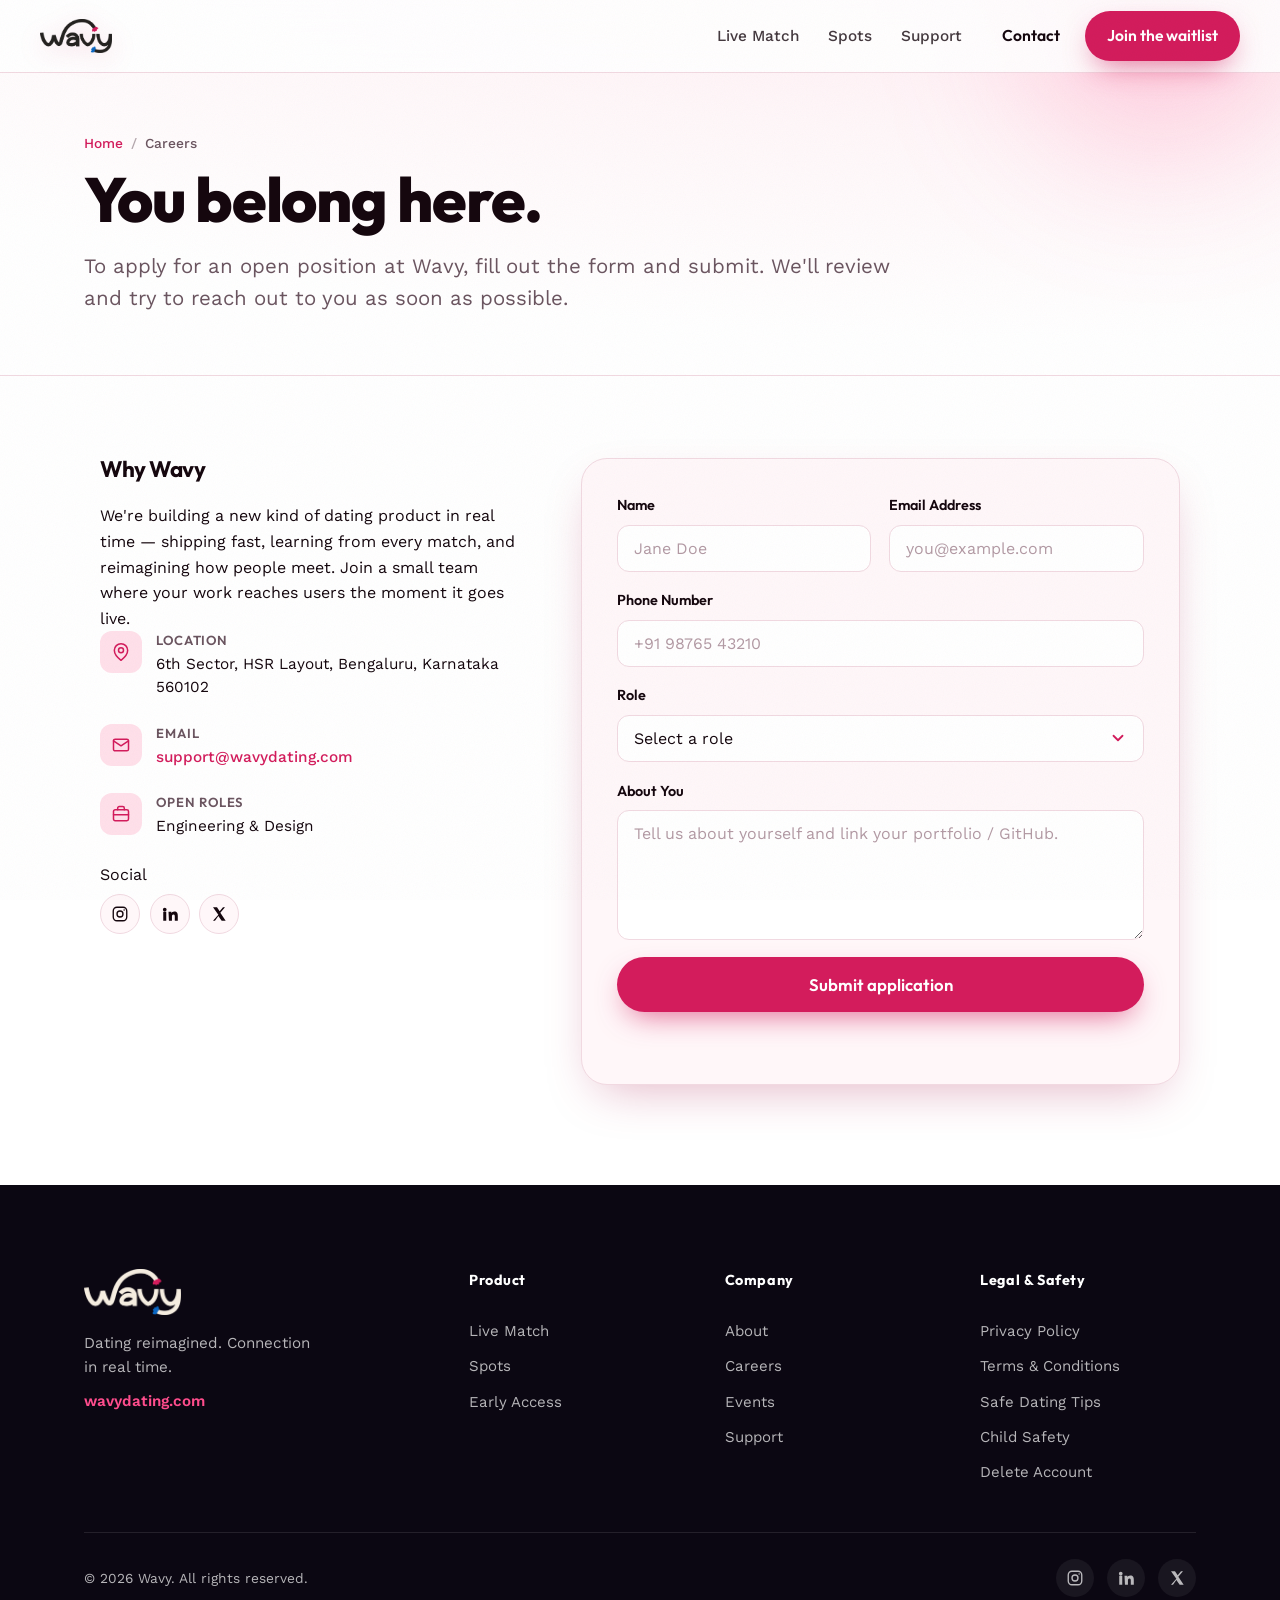
<file: career.html>
<!DOCTYPE html>
<html lang="en">
<head>
<meta charset="UTF-8" />
<meta name="viewport" content="width=device-width, initial-scale=1.0" />
<title>Careers — Wavy</title>
<meta name="description" content="Join Wavy. We're building a new kind of dating product in real time. Apply for open roles in engineering and design." />
<meta name="theme-color" content="#0B0712" />
<link rel="canonical" href="https://wavydating.com/career" />
<meta name="robots" content="index, follow, max-image-preview:large, max-snippet:-1, max-video-preview:-1" />
<meta property="og:title" content="Careers — Wavy" />
<meta property="og:description" content="Join Wavy. We're building a new kind of dating product in real time." />
<meta property="og:type" content="website" />
<meta property="og:url" content="https://wavydating.com/career" />
<meta property="og:image" content="https://wavydating.com/assets/og-image.png" />
<meta property="og:image:width" content="1200" />
<meta property="og:image:height" content="630" />
<meta property="og:image:type" content="image/png" />
<meta property="og:image:alt" content="Wavy — go live to meet someone nearby, or drop into a Spot to find your people." />
<meta property="og:site_name" content="Wavy" />
<meta property="og:locale" content="en_US" />

<!-- Twitter -->
<meta name="twitter:card" content="summary_large_image" />
<meta name="twitter:site" content="@Wavy_match" />
<meta name="twitter:creator" content="@Wavy_match" />
<meta name="twitter:title" content="Careers — Wavy" />
<meta name="twitter:description" content="Join Wavy. We're building a new kind of dating product in real time." />
<meta name="twitter:image" content="https://wavydating.com/assets/og-image.png" />
<meta name="twitter:image:alt" content="Wavy — meet people in real time." />
<link rel="icon" type="image/png" href="assets/iconMark.png" />
<link rel="apple-touch-icon" href="assets/iconMark.png" />
<link rel="manifest" href="/site.webmanifest" />
<link rel="preconnect" href="https://fonts.googleapis.com" />
<link rel="preconnect" href="https://fonts.gstatic.com" crossorigin />
<link href="https://fonts.googleapis.com/css2?family=Outfit:wght@300;400;500;600;700;800;900&family=Work+Sans:wght@300;400;500;600;700&display=swap" rel="stylesheet" />
<link rel="stylesheet" href="styles.css" />
<link rel="stylesheet" href="pages.css" />
<script type="application/ld+json">
{
  "@context": "https://schema.org",
  "@type": "BreadcrumbList",
  "itemListElement": [
    {
      "@type": "ListItem",
      "position": 1,
      "name": "Home",
      "item": "https://wavydating.com/"
    },
    {
      "@type": "ListItem",
      "position": 2,
      "name": "Careers",
      "item": "https://wavydating.com/career"
    }
  ]
}
</script>
</head>
<body>
<div class="grain" aria-hidden="true"></div>

<!-- ============ NAV ============ -->
<header class="nav nav--solid" id="nav">
  <div class="nav__inner">
    <a href="/" class="brand" aria-label="Wavy home">
      <img src="assets/Black.png" alt="Wavy" class="brand__logo" width="76" height="36" />
    </a>
    <nav class="nav__links" aria-label="Primary">
      <a href="/#live">Live Match</a>
      <a href="/#spots">Spots</a>
      <a href="/support">Support</a>
    </nav>
    <div class="nav__cta">
      <a href="/support" class="btn btn--ghost">Contact</a>
      <a href="/earlyaccess" class="btn btn--primary">Join the waitlist</a>
    </div>
    <button class="nav__burger" id="burger" aria-label="Open menu" aria-expanded="false">
      <span></span><span></span><span></span>
    </button>
  </div>
  <div class="nav__mobile" id="mobileMenu" hidden>
    <a href="/#live">Live Match</a>
    <a href="/#spots">Spots</a>
    <a href="/support">Support</a>
    <a href="/earlyaccess" class="btn btn--primary btn--block">Join the waitlist</a>
  </div>
</header>

<main>
  <!-- ============ SUB HERO ============ -->
  <section class="subhero">
    <div class="subhero__inner">
      <p class="crumb"><a href="/">Home</a><span>/</span>Careers</p>
      <h1>You belong here.</h1>
      <p class="lead">To apply for an open position at Wavy, fill out the form and submit. We'll review and try to reach out to you as soon as possible.</p>
    </div>
  </section>

  <!-- ============ APPLICATION FORM ============ -->
  <section class="formwrap">
    <!-- left: why wavy -->
    <div class="formaside">
      <h2>Why Wavy</h2>
      <p>We're building a new kind of dating product in real time — shipping fast, learning from every match, and reimagining how people meet. Join a small team where your work reaches users the moment it goes live.</p>

      <div class="infoblock">
        <div class="infoblock__ic">
          <svg viewBox="0 0 24 24" fill="none" stroke="currentColor" stroke-width="1.8" stroke-linecap="round" stroke-linejoin="round"><path d="M20 10c0 6-8 12-8 12s-8-6-8-12a8 8 0 0 1 16 0z"/><circle cx="12" cy="10" r="3"/></svg>
        </div>
        <div>
          <p class="lbl">Location</p>
          <p>6th Sector, HSR Layout, Bengaluru, Karnataka 560102</p>
        </div>
      </div>

      <div class="infoblock">
        <div class="infoblock__ic">
          <svg viewBox="0 0 24 24" fill="none" stroke="currentColor" stroke-width="1.8" stroke-linecap="round" stroke-linejoin="round"><rect x="3" y="5" width="18" height="14" rx="2"/><path d="m3 7 9 6 9-6"/></svg>
        </div>
        <div>
          <p class="lbl">Email</p>
          <p><a href="mailto:support@wavydating.com">support@wavydating.com</a></p>
        </div>
      </div>

      <div class="infoblock">
        <div class="infoblock__ic">
          <svg viewBox="0 0 24 24" fill="none" stroke="currentColor" stroke-width="1.8" stroke-linecap="round" stroke-linejoin="round"><rect x="3" y="7" width="18" height="13" rx="2"/><path d="M8 7V5a2 2 0 0 1 2-2h4a2 2 0 0 1 2 2v2"/><path d="M3 13h18"/></svg>
        </div>
        <div>
          <p class="lbl">Open roles</p>
          <p>Engineering &amp; Design</p>
        </div>
      </div>

      <p class="lbl">Social</p>
      <div class="aside-social">
        <a href="https://www.instagram.com/wavy.match/" target="_blank" rel="noopener noreferrer" aria-label="Instagram"><svg width="18" height="18" viewBox="0 0 24 24" fill="none" stroke="currentColor" stroke-width="1.8"><rect x="3" y="3" width="18" height="18" rx="5"/><circle cx="12" cy="12" r="4"/><circle cx="17.5" cy="6.5" r="1" fill="currentColor" stroke="none"/></svg></a>
        <a href="https://www.linkedin.com/company/wavydating/" target="_blank" rel="noopener noreferrer" aria-label="LinkedIn"><svg width="18" height="18" viewBox="0 0 24 24" fill="currentColor"><path d="M4.98 3.5a2.5 2.5 0 1 0 0 5 2.5 2.5 0 0 0 0-5zM3 9h4v12H3zM10 9h3.8v1.7h.05c.53-.95 1.83-1.95 3.77-1.95 4.03 0 4.78 2.5 4.78 5.75V21h-4v-5.3c0-1.26-.02-2.9-1.77-2.9-1.77 0-2.04 1.38-2.04 2.8V21h-4z"/></svg></a>
        <a href="https://x.com/Wavy_match" target="_blank" rel="noopener noreferrer" aria-label="X"><svg width="16" height="16" viewBox="0 0 24 24" fill="currentColor"><path d="M18 2h3l-7 8 8 12h-6l-5-7-5 7H3l8-9L3 2h6l4 6 5-6z"/></svg></a>
      </div>
    </div>

    <!-- right: application form -->
    <form class="form jsform" data-success="Thank you! Your application has been received — we'll be in touch if there's a fit." action="https://api.web3forms.com/submit" method="POST">
      <input type="hidden" name="access_key" value="6af08314-a638-46c5-944f-fba35c20e5fb" />
      <input type="hidden" name="subject" value="New careers application — Wavy" />
      <input type="hidden" name="from_name" value="Wavy Careers" />
      <input type="checkbox" name="botcheck" tabindex="-1" autocomplete="off" aria-hidden="true" style="display:none" />
      <div class="form__row">
        <div class="field">
          <label for="name">Name</label>
          <input type="text" id="name" name="name" required placeholder="Jane Doe" />
        </div>
        <div class="field">
          <label for="email">Email Address</label>
          <input type="email" id="email" name="email" required placeholder="you@example.com" />
        </div>
      </div>

      <div class="field">
        <label for="phone">Phone Number</label>
        <input type="tel" id="phone" name="phone" placeholder="+91 98765 43210" />
      </div>

      <div class="field">
        <label for="role">Role</label>
        <select id="role" name="role" required>
          <option value="" disabled selected>Select a role</option>
          <option>Frontend Developer</option>
          <option>Backend Developer</option>
          <option>Full Stack</option>
          <option>Graphic Designer</option>
          <option>Other</option>
        </select>
      </div>

      <div class="field">
        <label for="about">About You</label>
        <textarea id="about" name="about" required placeholder="Tell us about yourself and link your portfolio / GitHub."></textarea>
      </div>

      <button type="submit" class="btn btn--primary btn--lg">Submit application</button>
      <p class="form__msg"></p>
    </form>
  </section>
</main>

<!-- ============ FOOTER ============ -->
<footer class="foot">
  <div class="wrap foot__grid">
    <div class="foot__brand">
      <a href="/" class="brand">
        <img src="assets/White.png" alt="Wavy" class="brand__logo brand__logo--foot" width="128" height="60" />
      </a>
      <p>Dating reimagined. Connection in real time.</p>
      <p class="foot__dot">wavydating.com</p>
    </div>
    <nav class="foot__col" aria-label="Product">
      <p class="foot__h">Product</p>
      <a href="/#live">Live Match</a>
      <a href="/#spots">Spots</a>
      <a href="/earlyaccess">Early Access</a>
    </nav>
    <nav class="foot__col" aria-label="Company">
      <p class="foot__h">Company</p>
      <a href="/#why">About</a>
      <a href="/career">Careers</a>
      <a href="/events">Events</a>
      <a href="/support">Support</a>
    </nav>
    <nav class="foot__col" aria-label="Legal &amp; Safety">
      <p class="foot__h">Legal &amp; Safety</p>
      <a href="/privacy-policy">Privacy Policy</a>
      <a href="/terms-conditions">Terms &amp; Conditions</a>
      <a href="/safetips">Safe Dating Tips</a>
      <a href="/child-safety">Child Safety</a>
      <a href="/delete-account">Delete Account</a>
    </nav>
  </div>
  <div class="wrap foot__bar">
    <p>© <span id="yr">2026</span> Wavy. All rights reserved.</p>
    <div class="foot__social">
      <a href="https://www.instagram.com/wavy.match/" target="_blank" rel="noopener noreferrer" aria-label="Instagram"><svg width="18" height="18" viewBox="0 0 24 24" fill="none" stroke="currentColor" stroke-width="1.8"><rect x="3" y="3" width="18" height="18" rx="5"/><circle cx="12" cy="12" r="4"/><circle cx="17.5" cy="6.5" r="1" fill="currentColor" stroke="none"/></svg></a>
      <a href="https://www.linkedin.com/company/wavydating/" target="_blank" rel="noopener noreferrer" aria-label="LinkedIn"><svg width="18" height="18" viewBox="0 0 24 24" fill="currentColor"><path d="M4.98 3.5a2.5 2.5 0 1 0 0 5 2.5 2.5 0 0 0 0-5zM3 9h4v12H3zM10 9h3.8v1.7h.05c.53-.95 1.83-1.95 3.77-1.95 4.03 0 4.78 2.5 4.78 5.75V21h-4v-5.3c0-1.26-.02-2.9-1.77-2.9-1.77 0-2.04 1.38-2.04 2.8V21h-4z"/></svg></a>
      <a href="https://x.com/Wavy_match" target="_blank" rel="noopener noreferrer" aria-label="X"><svg width="16" height="16" viewBox="0 0 24 24" fill="currentColor"><path d="M18 2h3l-7 8 8 12h-6l-5-7-5 7H3l8-9L3 2h6l4 6 5-6z"/></svg></a>
    </div>
  </div>
</footer>

<script src="script.js" defer></script>
</body>
</html>
</file>
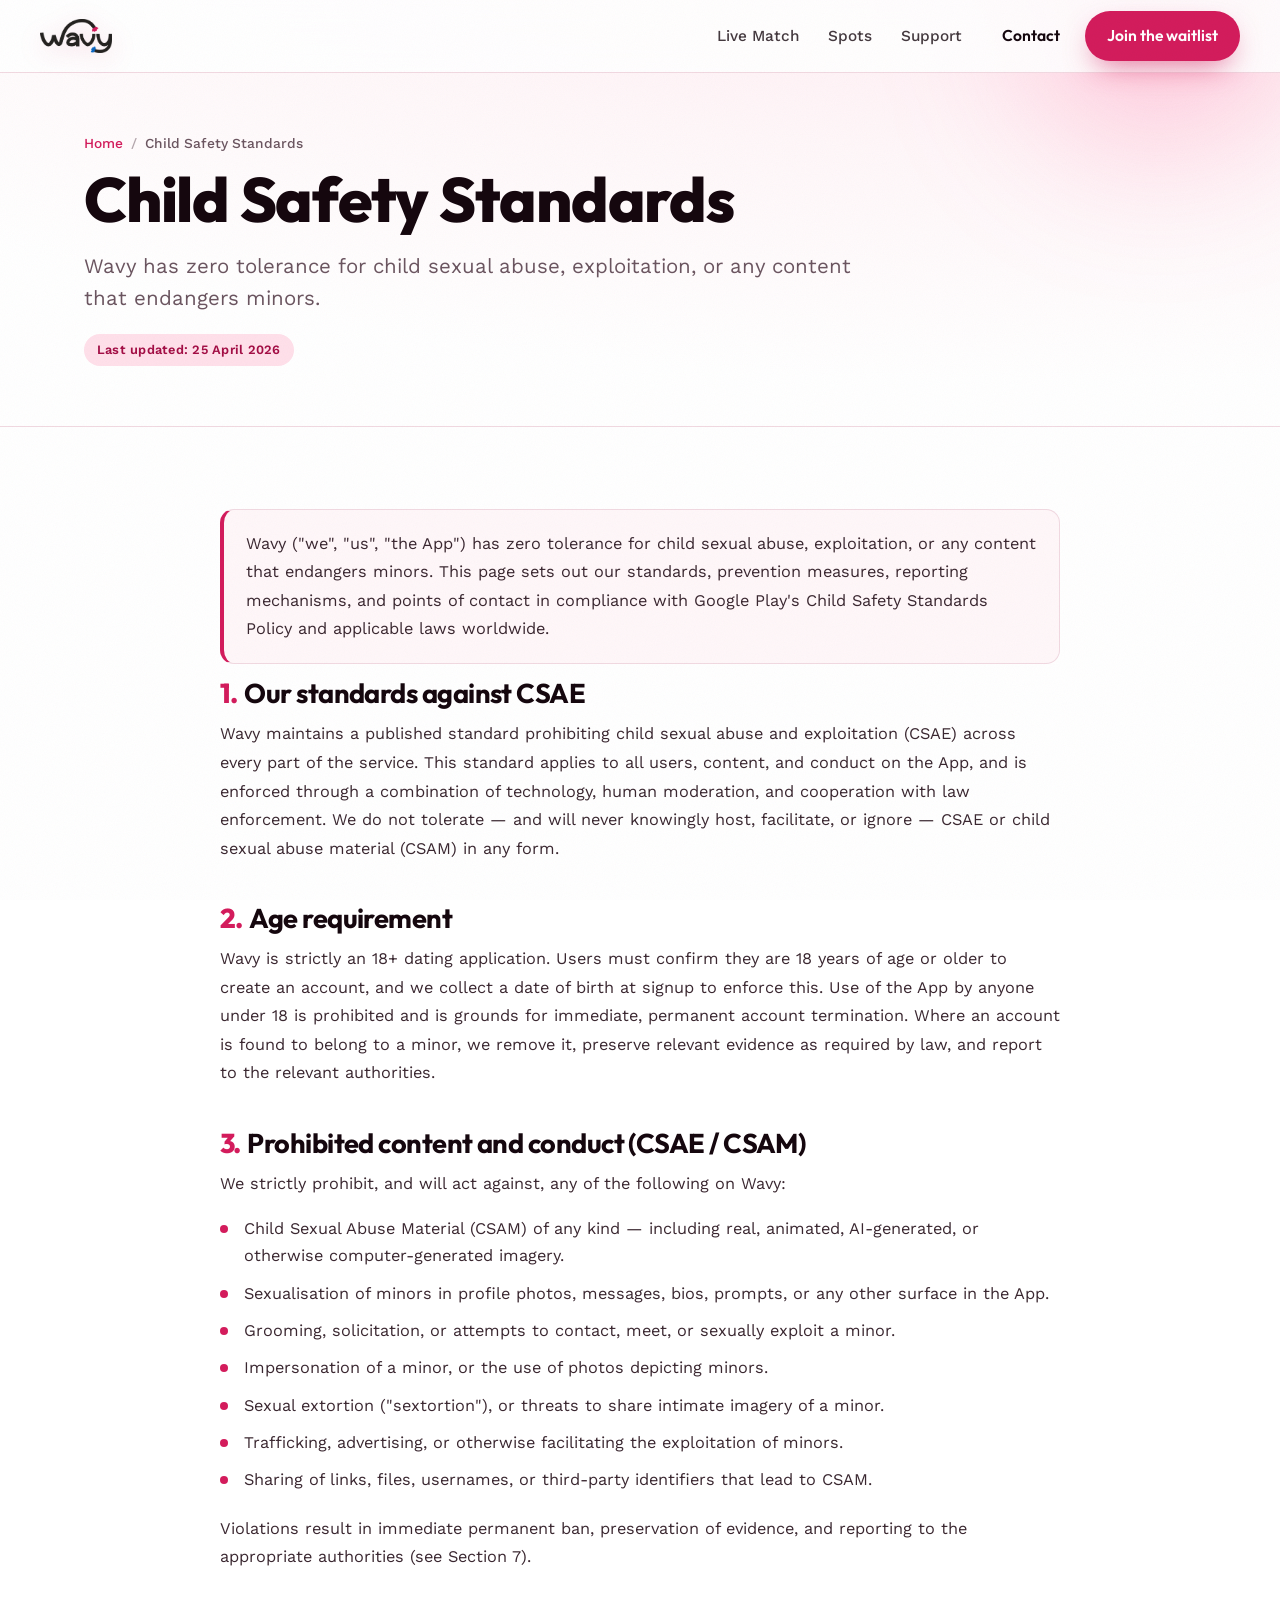
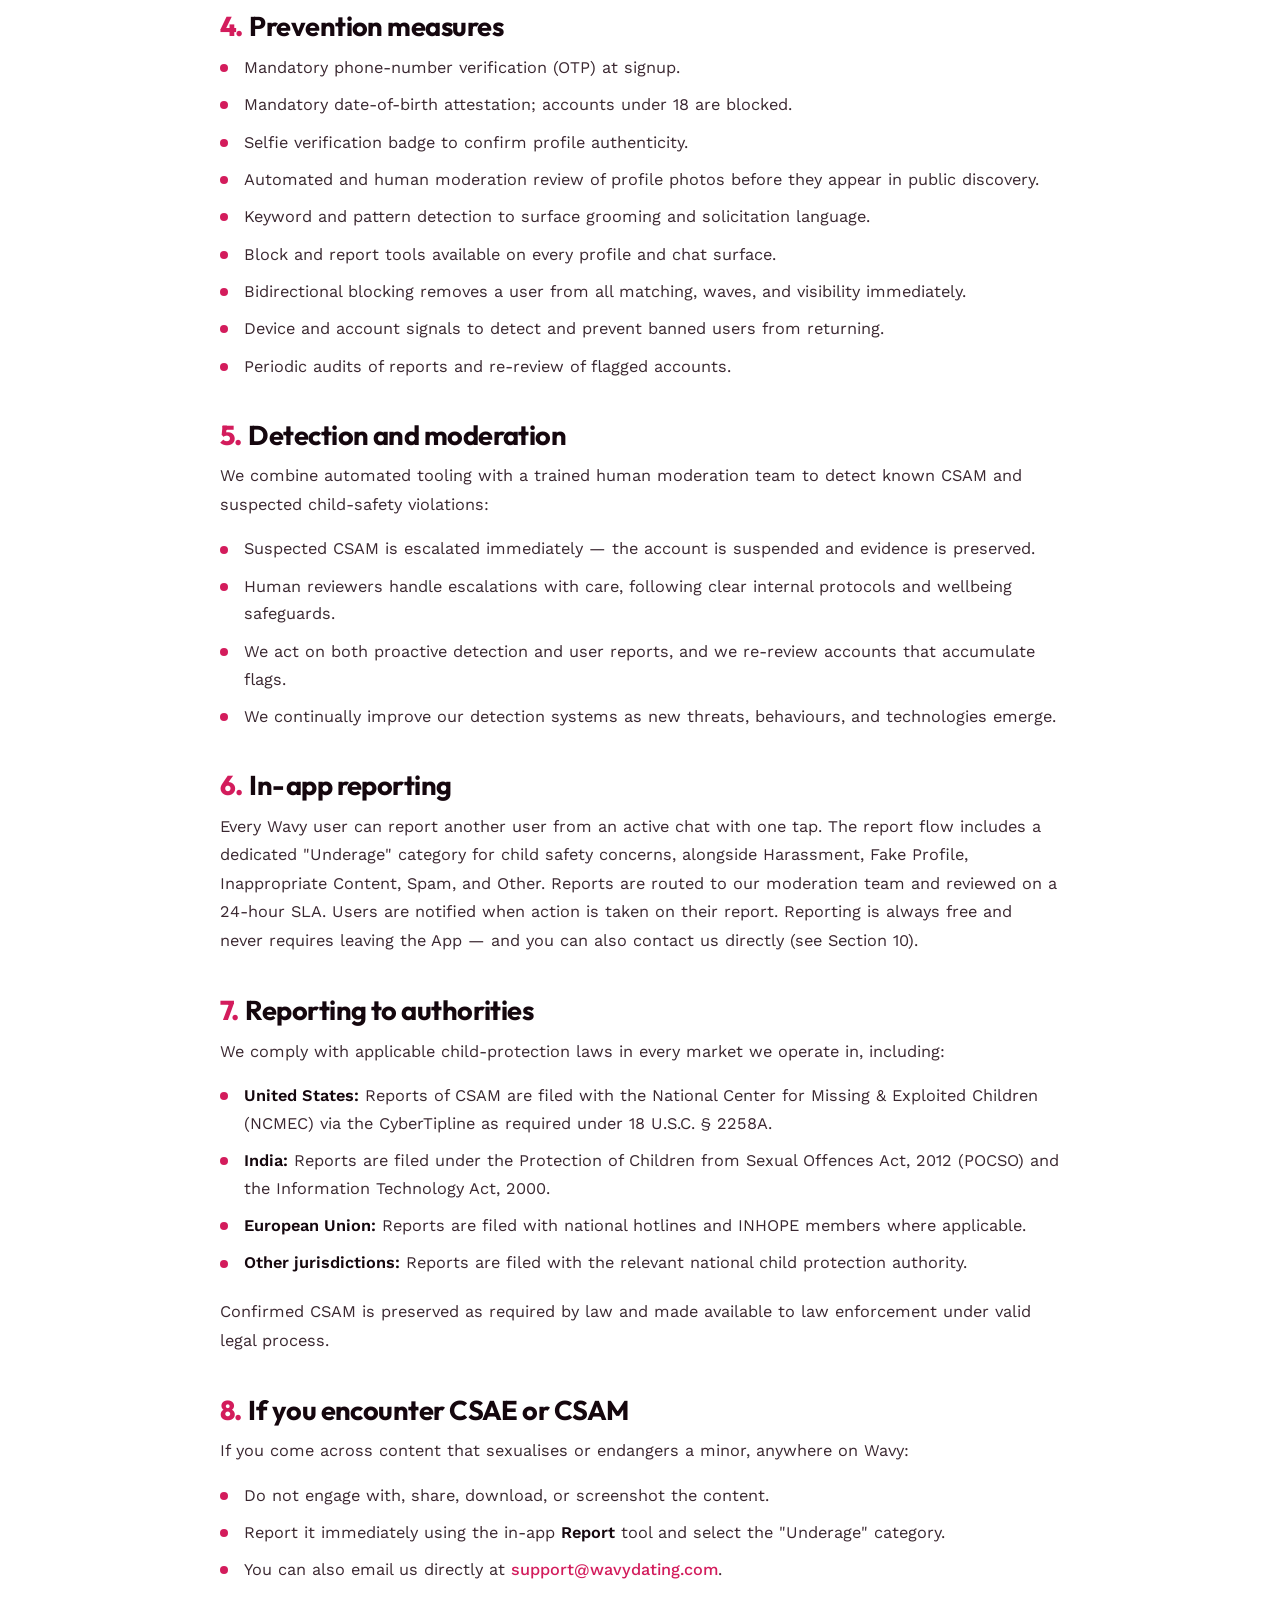
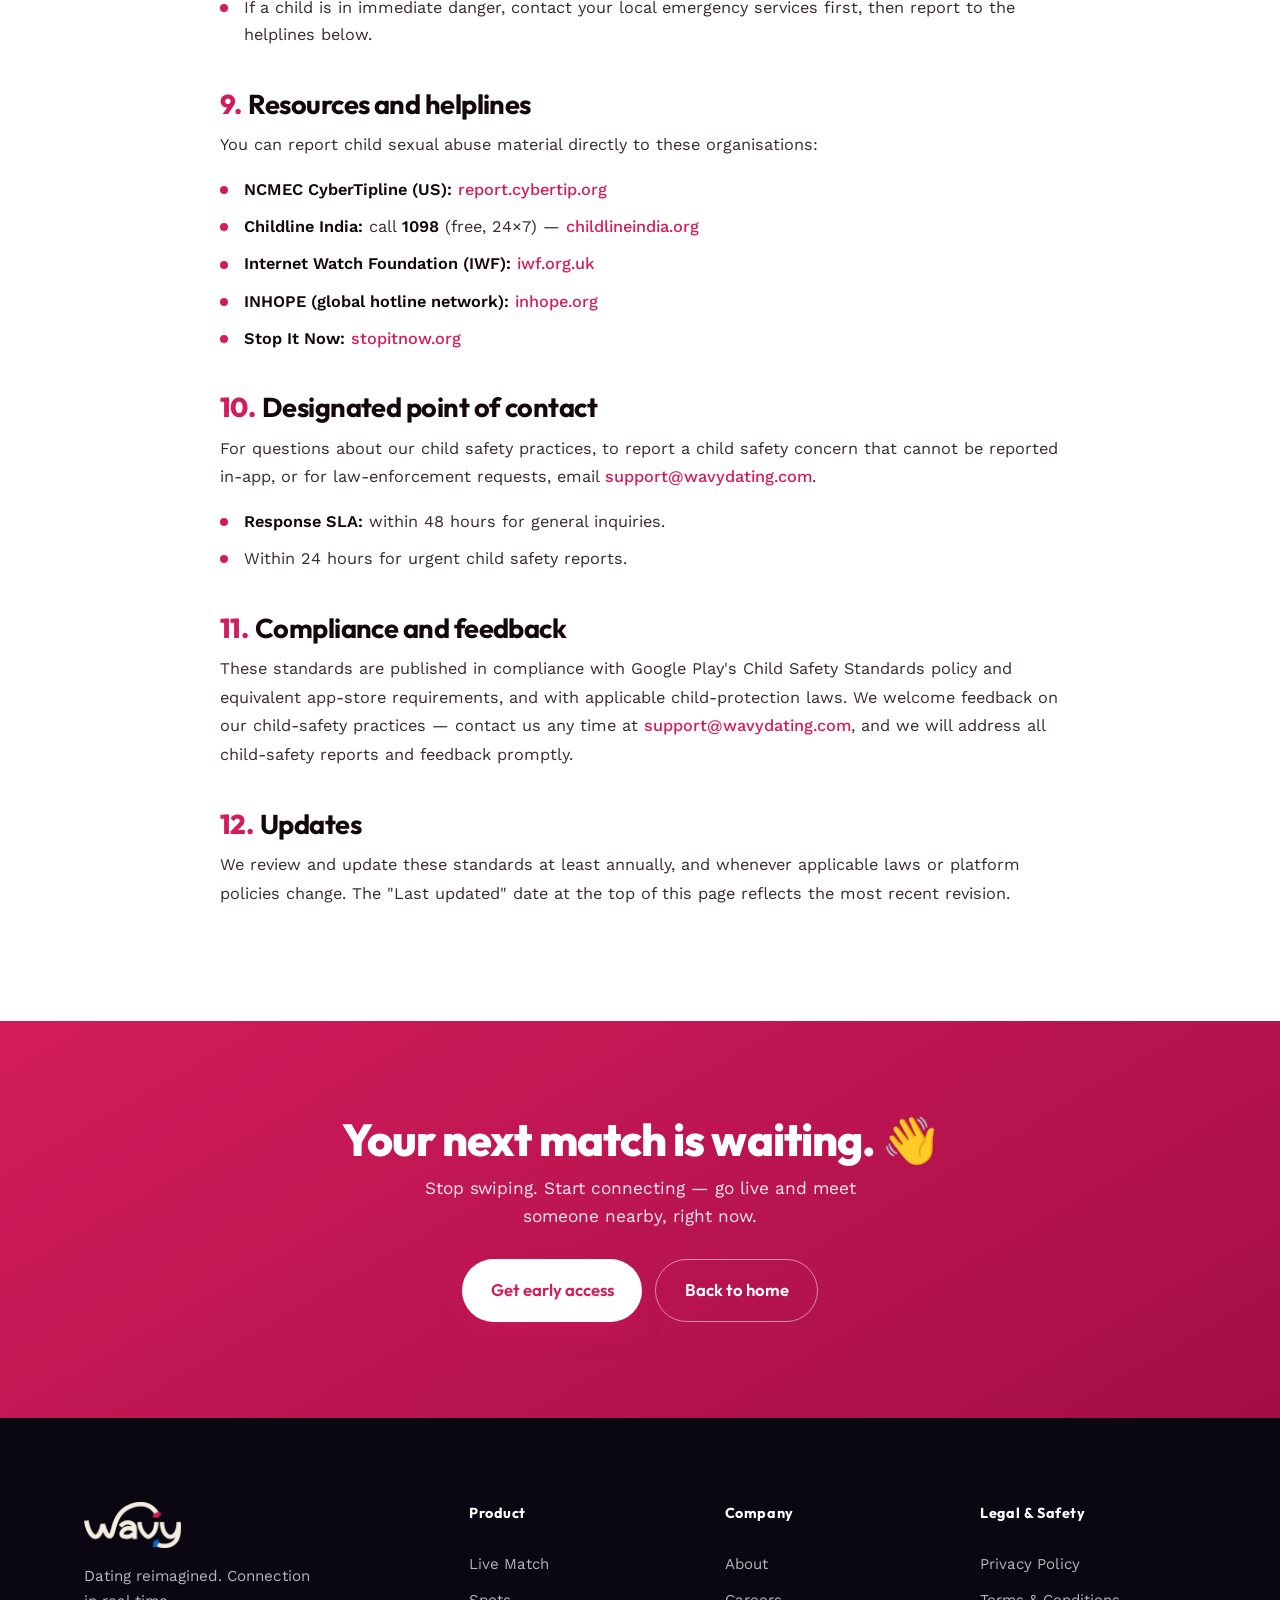
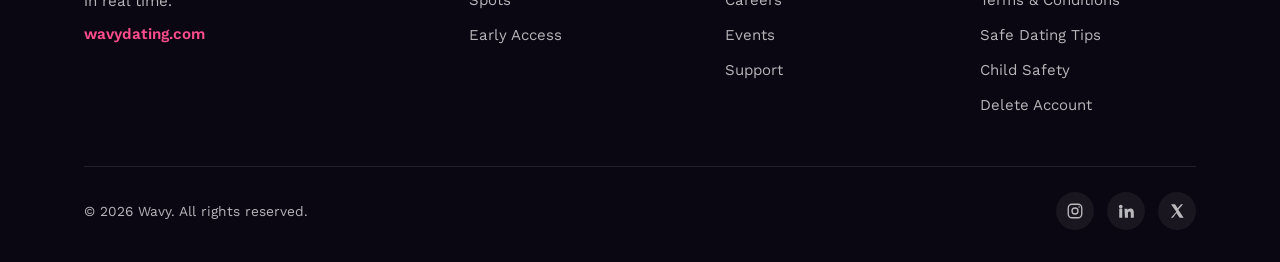
<file: child-safety.html>
<!DOCTYPE html>
<html lang="en">
<head>
<meta charset="UTF-8" />
<meta name="viewport" content="width=device-width, initial-scale=1.0" />
<title>Child Safety Standards — Wavy</title>
<meta name="description" content="Wavy's zero-tolerance child safety standards: prevention measures, in-app reporting, and points of contact in line with Google Play's Child Safety Standards Policy." />
<meta name="theme-color" content="#0B0712" />
<link rel="canonical" href="https://wavydating.com/child-safety" />
<meta name="robots" content="index, follow, max-image-preview:large, max-snippet:-1, max-video-preview:-1" />
<meta property="og:title" content="Child Safety Standards — Wavy" />
<meta property="og:description" content="Wavy's zero-tolerance child safety standards, prevention measures, and reporting mechanisms." />
<meta property="og:type" content="website" />
<meta property="og:url" content="https://wavydating.com/child-safety" />
<meta property="og:image" content="https://wavydating.com/assets/og-image.png" />
<meta property="og:image:width" content="1200" />
<meta property="og:image:height" content="630" />
<meta property="og:image:type" content="image/png" />
<meta property="og:image:alt" content="Wavy — go live to meet someone nearby, or drop into a Spot to find your people." />
<meta property="og:site_name" content="Wavy" />
<meta property="og:locale" content="en_US" />

<!-- Twitter -->
<meta name="twitter:card" content="summary_large_image" />
<meta name="twitter:site" content="@Wavy_match" />
<meta name="twitter:creator" content="@Wavy_match" />
<meta name="twitter:title" content="Child Safety Standards — Wavy" />
<meta name="twitter:description" content="Wavy's zero-tolerance child safety standards, prevention measures, and reporting mechanisms." />
<meta name="twitter:image" content="https://wavydating.com/assets/og-image.png" />
<meta name="twitter:image:alt" content="Wavy — meet people in real time." />
<link rel="icon" type="image/png" href="assets/iconMark.png" />
<link rel="apple-touch-icon" href="assets/iconMark.png" />
<link rel="manifest" href="/site.webmanifest" />
<link rel="preconnect" href="https://fonts.googleapis.com" />
<link rel="preconnect" href="https://fonts.gstatic.com" crossorigin />
<link href="https://fonts.googleapis.com/css2?family=Outfit:wght@300;400;500;600;700;800;900&family=Work+Sans:wght@300;400;500;600;700&display=swap" rel="stylesheet" />
<link rel="stylesheet" href="styles.css" />
<link rel="stylesheet" href="pages.css" />
<script type="application/ld+json">
{
  "@context": "https://schema.org",
  "@type": "BreadcrumbList",
  "itemListElement": [
    {
      "@type": "ListItem",
      "position": 1,
      "name": "Home",
      "item": "https://wavydating.com/"
    },
    {
      "@type": "ListItem",
      "position": 2,
      "name": "Child Safety Standards",
      "item": "https://wavydating.com/child-safety"
    }
  ]
}
</script>
</head>
<body>
<div class="grain" aria-hidden="true"></div>

<!-- ============ NAV ============ -->
<header class="nav nav--solid" id="nav">
  <div class="nav__inner">
    <a href="/" class="brand" aria-label="Wavy home">
      <img src="assets/Black.png" alt="Wavy" class="brand__logo" width="76" height="36" />
    </a>
    <nav class="nav__links" aria-label="Primary">
      <a href="/#live">Live Match</a>
      <a href="/#spots">Spots</a>
      <a href="/support">Support</a>
    </nav>
    <div class="nav__cta">
      <a href="/support" class="btn btn--ghost">Contact</a>
      <a href="/earlyaccess" class="btn btn--primary">Join the waitlist</a>
    </div>
    <button class="nav__burger" id="burger" aria-label="Open menu" aria-expanded="false">
      <span></span><span></span><span></span>
    </button>
  </div>
  <div class="nav__mobile" id="mobileMenu" hidden>
    <a href="/#live">Live Match</a>
    <a href="/#spots">Spots</a>
    <a href="/support">Support</a>
    <a href="/earlyaccess" class="btn btn--primary btn--block">Join the waitlist</a>
  </div>
</header>

<main>
  <!-- ============ SUB HERO ============ -->
  <section class="subhero">
    <div class="subhero__inner">
      <p class="crumb"><a href="/">Home</a><span>/</span>Child Safety Standards</p>
      <h1>Child Safety Standards</h1>
      <p class="lead">Wavy has zero tolerance for child sexual abuse, exploitation, or any content that endangers minors.</p>
      <span class="lastup">Last updated: 25 April 2026</span>
    </div>
  </section>

  <!-- ============ LEGAL ============ -->
  <article class="legal">
    <p class="legal__intro">Wavy ("we", "us", "the App") has zero tolerance for child sexual abuse, exploitation, or any content that endangers minors. This page sets out our standards, prevention measures, reporting mechanisms, and points of contact in compliance with Google Play's Child Safety Standards Policy and applicable laws worldwide.</p>

    <h2><span class="n">1.</span>Our standards against CSAE</h2>
    <p>Wavy maintains a published standard prohibiting child sexual abuse and exploitation (CSAE) across every part of the service. This standard applies to all users, content, and conduct on the App, and is enforced through a combination of technology, human moderation, and cooperation with law enforcement. We do not tolerate — and will never knowingly host, facilitate, or ignore — CSAE or child sexual abuse material (CSAM) in any form.</p>

    <h2><span class="n">2.</span>Age requirement</h2>
    <p>Wavy is strictly an 18+ dating application. Users must confirm they are 18 years of age or older to create an account, and we collect a date of birth at signup to enforce this. Use of the App by anyone under 18 is prohibited and is grounds for immediate, permanent account termination. Where an account is found to belong to a minor, we remove it, preserve relevant evidence as required by law, and report to the relevant authorities.</p>

    <h2><span class="n">3.</span>Prohibited content and conduct (CSAE / CSAM)</h2>
    <p>We strictly prohibit, and will act against, any of the following on Wavy:</p>
    <ul>
      <li>Child Sexual Abuse Material (CSAM) of any kind — including real, animated, AI-generated, or otherwise computer-generated imagery.</li>
      <li>Sexualisation of minors in profile photos, messages, bios, prompts, or any other surface in the App.</li>
      <li>Grooming, solicitation, or attempts to contact, meet, or sexually exploit a minor.</li>
      <li>Impersonation of a minor, or the use of photos depicting minors.</li>
      <li>Sexual extortion ("sextortion"), or threats to share intimate imagery of a minor.</li>
      <li>Trafficking, advertising, or otherwise facilitating the exploitation of minors.</li>
      <li>Sharing of links, files, usernames, or third-party identifiers that lead to CSAM.</li>
    </ul>
    <p>Violations result in immediate permanent ban, preservation of evidence, and reporting to the appropriate authorities (see Section 7).</p>

    <h2><span class="n">4.</span>Prevention measures</h2>
    <ul>
      <li>Mandatory phone-number verification (OTP) at signup.</li>
      <li>Mandatory date-of-birth attestation; accounts under 18 are blocked.</li>
      <li>Selfie verification badge to confirm profile authenticity.</li>
      <li>Automated and human moderation review of profile photos before they appear in public discovery.</li>
      <li>Keyword and pattern detection to surface grooming and solicitation language.</li>
      <li>Block and report tools available on every profile and chat surface.</li>
      <li>Bidirectional blocking removes a user from all matching, waves, and visibility immediately.</li>
      <li>Device and account signals to detect and prevent banned users from returning.</li>
      <li>Periodic audits of reports and re-review of flagged accounts.</li>
    </ul>

    <h2><span class="n">5.</span>Detection and moderation</h2>
    <p>We combine automated tooling with a trained human moderation team to detect known CSAM and suspected child-safety violations:</p>
    <ul>
      <li>Suspected CSAM is escalated immediately — the account is suspended and evidence is preserved.</li>
      <li>Human reviewers handle escalations with care, following clear internal protocols and wellbeing safeguards.</li>
      <li>We act on both proactive detection and user reports, and we re-review accounts that accumulate flags.</li>
      <li>We continually improve our detection systems as new threats, behaviours, and technologies emerge.</li>
    </ul>

    <h2><span class="n">6.</span>In-app reporting</h2>
    <p>Every Wavy user can report another user from an active chat with one tap. The report flow includes a dedicated "Underage" category for child safety concerns, alongside Harassment, Fake Profile, Inappropriate Content, Spam, and Other. Reports are routed to our moderation team and reviewed on a 24-hour SLA. Users are notified when action is taken on their report. Reporting is always free and never requires leaving the App — and you can also contact us directly (see Section 10).</p>

    <h2><span class="n">7.</span>Reporting to authorities</h2>
    <p>We comply with applicable child-protection laws in every market we operate in, including:</p>
    <ul>
      <li><strong>United States:</strong> Reports of CSAM are filed with the National Center for Missing &amp; Exploited Children (NCMEC) via the CyberTipline as required under 18 U.S.C. § 2258A.</li>
      <li><strong>India:</strong> Reports are filed under the Protection of Children from Sexual Offences Act, 2012 (POCSO) and the Information Technology Act, 2000.</li>
      <li><strong>European Union:</strong> Reports are filed with national hotlines and INHOPE members where applicable.</li>
      <li><strong>Other jurisdictions:</strong> Reports are filed with the relevant national child protection authority.</li>
    </ul>
    <p>Confirmed CSAM is preserved as required by law and made available to law enforcement under valid legal process.</p>

    <h2><span class="n">8.</span>If you encounter CSAE or CSAM</h2>
    <p>If you come across content that sexualises or endangers a minor, anywhere on Wavy:</p>
    <ul>
      <li>Do not engage with, share, download, or screenshot the content.</li>
      <li>Report it immediately using the in-app <strong>Report</strong> tool and select the "Underage" category.</li>
      <li>You can also email us directly at <a href="mailto:support@wavydating.com">support@wavydating.com</a>.</li>
      <li>If a child is in immediate danger, contact your local emergency services first, then report to the helplines below.</li>
    </ul>

    <h2><span class="n">9.</span>Resources and helplines</h2>
    <p>You can report child sexual abuse material directly to these organisations:</p>
    <ul>
      <li><strong>NCMEC CyberTipline (US):</strong> <a href="https://report.cybertip.org" target="_blank" rel="noopener">report.cybertip.org</a></li>
      <li><strong>Childline India:</strong> call <strong>1098</strong> (free, 24×7) — <a href="https://www.childlineindia.org" target="_blank" rel="noopener">childlineindia.org</a></li>
      <li><strong>Internet Watch Foundation (IWF):</strong> <a href="https://www.iwf.org.uk" target="_blank" rel="noopener">iwf.org.uk</a></li>
      <li><strong>INHOPE (global hotline network):</strong> <a href="https://www.inhope.org" target="_blank" rel="noopener">inhope.org</a></li>
      <li><strong>Stop It Now:</strong> <a href="https://www.stopitnow.org" target="_blank" rel="noopener">stopitnow.org</a></li>
    </ul>

    <h2><span class="n">10.</span>Designated point of contact</h2>
    <p>For questions about our child safety practices, to report a child safety concern that cannot be reported in-app, or for law-enforcement requests, email <a href="mailto:support@wavydating.com">support@wavydating.com</a>.</p>
    <ul>
      <li><strong>Response SLA:</strong> within 48 hours for general inquiries.</li>
      <li>Within 24 hours for urgent child safety reports.</li>
    </ul>

    <h2><span class="n">11.</span>Compliance and feedback</h2>
    <p>These standards are published in compliance with Google Play's Child Safety Standards policy and equivalent app-store requirements, and with applicable child-protection laws. We welcome feedback on our child-safety practices — contact us any time at <a href="mailto:support@wavydating.com">support@wavydating.com</a>, and we will address all child-safety reports and feedback promptly.</p>

    <h2><span class="n">12.</span>Updates</h2>
    <p>We review and update these standards at least annually, and whenever applicable laws or platform policies change. The "Last updated" date at the top of this page reflects the most recent revision.</p>
  </article>

  <!-- ============ END CTA ============ -->
  <section class="endcta">
    <h2>Your next match is waiting. 👋</h2>
    <p>Stop swiping. Start connecting — go live and meet someone nearby, right now.</p>
    <div class="simple__actions">
      <a href="/earlyaccess" class="btn btn--primary btn--lg">Get early access</a>
      <a href="/" class="btn btn--ghost btn--lg">Back to home</a>
    </div>
  </section>
</main>

<!-- ============ FOOTER ============ -->
<footer class="foot">
  <div class="wrap foot__grid">
    <div class="foot__brand">
      <a href="/" class="brand">
        <img src="assets/White.png" alt="Wavy" class="brand__logo brand__logo--foot" width="128" height="60" />
      </a>
      <p>Dating reimagined. Connection in real time.</p>
      <p class="foot__dot">wavydating.com</p>
    </div>
    <nav class="foot__col" aria-label="Product">
      <p class="foot__h">Product</p>
      <a href="/#live">Live Match</a>
      <a href="/#spots">Spots</a>
      <a href="/earlyaccess">Early Access</a>
    </nav>
    <nav class="foot__col" aria-label="Company">
      <p class="foot__h">Company</p>
      <a href="/#why">About</a>
      <a href="/career">Careers</a>
      <a href="/events">Events</a>
      <a href="/support">Support</a>
    </nav>
    <nav class="foot__col" aria-label="Legal &amp; Safety">
      <p class="foot__h">Legal &amp; Safety</p>
      <a href="/privacy-policy">Privacy Policy</a>
      <a href="/terms-conditions">Terms &amp; Conditions</a>
      <a href="/safetips">Safe Dating Tips</a>
      <a href="/child-safety">Child Safety</a>
      <a href="/delete-account">Delete Account</a>
    </nav>
  </div>
  <div class="wrap foot__bar">
    <p>© <span id="yr">2026</span> Wavy. All rights reserved.</p>
    <div class="foot__social">
      <a href="https://www.instagram.com/wavy.match/" target="_blank" rel="noopener noreferrer" aria-label="Instagram"><svg width="18" height="18" viewBox="0 0 24 24" fill="none" stroke="currentColor" stroke-width="1.8"><rect x="3" y="3" width="18" height="18" rx="5"/><circle cx="12" cy="12" r="4"/><circle cx="17.5" cy="6.5" r="1" fill="currentColor" stroke="none"/></svg></a>
      <a href="https://www.linkedin.com/company/wavydating/" target="_blank" rel="noopener noreferrer" aria-label="LinkedIn"><svg width="18" height="18" viewBox="0 0 24 24" fill="currentColor"><path d="M4.98 3.5a2.5 2.5 0 1 0 0 5 2.5 2.5 0 0 0 0-5zM3 9h4v12H3zM10 9h3.8v1.7h.05c.53-.95 1.83-1.95 3.77-1.95 4.03 0 4.78 2.5 4.78 5.75V21h-4v-5.3c0-1.26-.02-2.9-1.77-2.9-1.77 0-2.04 1.38-2.04 2.8V21h-4z"/></svg></a>
      <a href="https://x.com/Wavy_match" target="_blank" rel="noopener noreferrer" aria-label="X"><svg width="16" height="16" viewBox="0 0 24 24" fill="currentColor"><path d="M18 2h3l-7 8 8 12h-6l-5-7-5 7H3l8-9L3 2h6l4 6 5-6z"/></svg></a>
    </div>
  </div>
</footer>

<script src="script.js" defer></script>
</body>
</html>
</file>
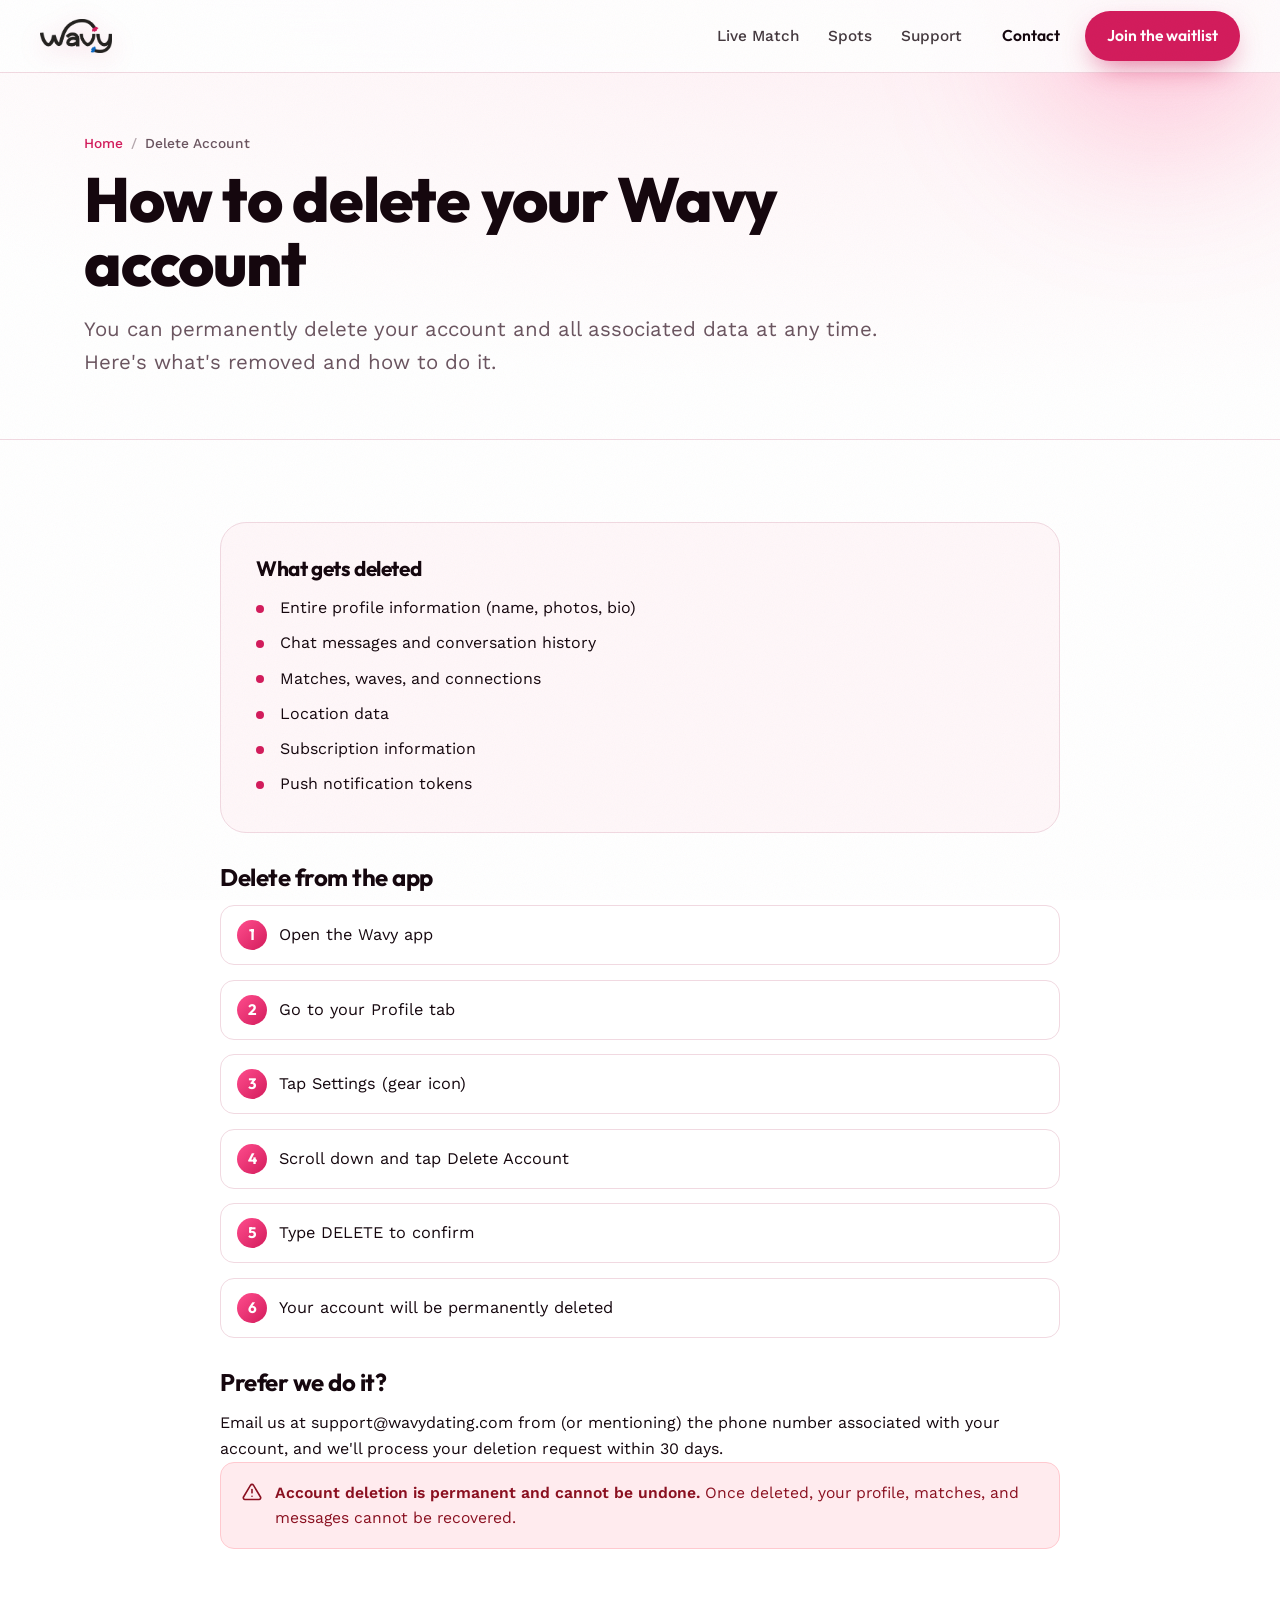
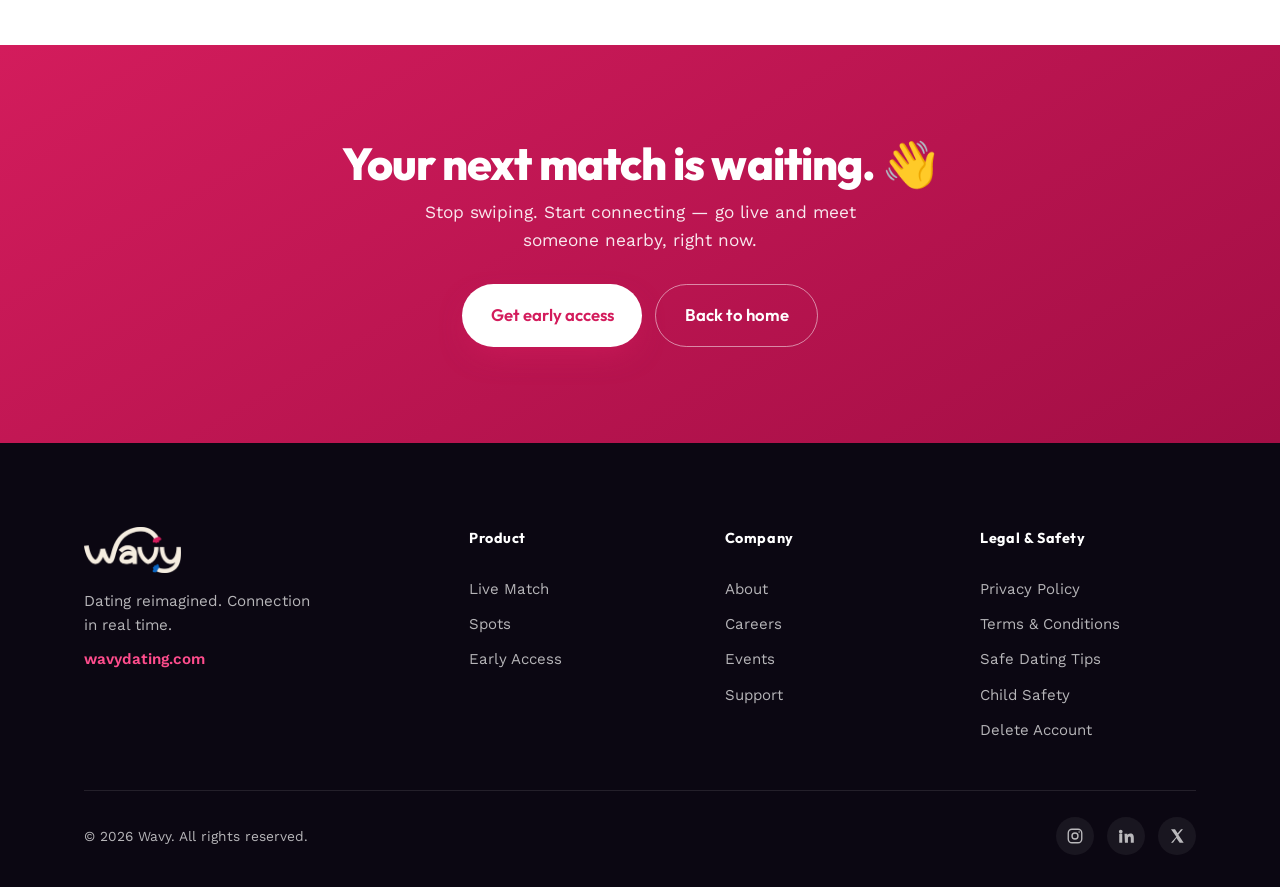
<file: delete-account.html>
<!DOCTYPE html>
<html lang="en">
<head>
<meta charset="UTF-8" />
<meta name="viewport" content="width=device-width, initial-scale=1.0" />
<title>Delete Your Account — Wavy</title>
<meta name="description" content="How to permanently delete your Wavy account and all associated data. See exactly what's removed and the steps to do it." />
<meta name="theme-color" content="#0B0712" />
<link rel="canonical" href="https://wavydating.com/delete-account" />
<meta name="robots" content="index, follow, max-image-preview:large, max-snippet:-1, max-video-preview:-1" />
<meta property="og:title" content="Delete Your Account — Wavy" />
<meta property="og:description" content="How to permanently delete your Wavy account and all associated data." />
<meta property="og:type" content="website" />
<meta property="og:url" content="https://wavydating.com/delete-account" />
<meta property="og:image" content="https://wavydating.com/assets/og-image.png" />
<meta property="og:image:width" content="1200" />
<meta property="og:image:height" content="630" />
<meta property="og:image:type" content="image/png" />
<meta property="og:image:alt" content="Wavy — go live to meet someone nearby, or drop into a Spot to find your people." />
<meta property="og:site_name" content="Wavy" />
<meta property="og:locale" content="en_US" />

<!-- Twitter -->
<meta name="twitter:card" content="summary_large_image" />
<meta name="twitter:site" content="@Wavy_match" />
<meta name="twitter:creator" content="@Wavy_match" />
<meta name="twitter:title" content="Delete Your Account — Wavy" />
<meta name="twitter:description" content="How to permanently delete your Wavy account and all associated data." />
<meta name="twitter:image" content="https://wavydating.com/assets/og-image.png" />
<meta name="twitter:image:alt" content="Wavy — meet people in real time." />
<link rel="icon" type="image/png" href="assets/iconMark.png" />
<link rel="apple-touch-icon" href="assets/iconMark.png" />
<link rel="manifest" href="/site.webmanifest" />
<link rel="preconnect" href="https://fonts.googleapis.com" />
<link rel="preconnect" href="https://fonts.gstatic.com" crossorigin />
<link href="https://fonts.googleapis.com/css2?family=Outfit:wght@300;400;500;600;700;800;900&family=Work+Sans:wght@300;400;500;600;700&display=swap" rel="stylesheet" />
<link rel="stylesheet" href="styles.css" />
<link rel="stylesheet" href="pages.css" />
<script type="application/ld+json">
{
  "@context": "https://schema.org",
  "@type": "BreadcrumbList",
  "itemListElement": [
    {
      "@type": "ListItem",
      "position": 1,
      "name": "Home",
      "item": "https://wavydating.com/"
    },
    {
      "@type": "ListItem",
      "position": 2,
      "name": "Delete Your Account",
      "item": "https://wavydating.com/delete-account"
    }
  ]
}
</script>
</head>
<body>
<div class="grain" aria-hidden="true"></div>

<!-- ============ NAV ============ -->
<header class="nav nav--solid" id="nav">
  <div class="nav__inner">
    <a href="/" class="brand" aria-label="Wavy home">
      <img src="assets/Black.png" alt="Wavy" class="brand__logo" width="76" height="36" />
    </a>
    <nav class="nav__links" aria-label="Primary">
      <a href="/#live">Live Match</a>
      <a href="/#spots">Spots</a>
      <a href="/support">Support</a>
    </nav>
    <div class="nav__cta">
      <a href="/support" class="btn btn--ghost">Contact</a>
      <a href="/earlyaccess" class="btn btn--primary">Join the waitlist</a>
    </div>
    <button class="nav__burger" id="burger" aria-label="Open menu" aria-expanded="false">
      <span></span><span></span><span></span>
    </button>
  </div>
  <div class="nav__mobile" id="mobileMenu" hidden>
    <a href="/#live">Live Match</a>
    <a href="/#spots">Spots</a>
    <a href="/support">Support</a>
    <a href="/earlyaccess" class="btn btn--primary btn--block">Join the waitlist</a>
  </div>
</header>

<main>
  <!-- ============ SUB HERO ============ -->
  <section class="subhero">
    <div class="subhero__inner">
      <p class="crumb"><a href="/">Home</a><span>/</span>Delete Account</p>
      <h1>How to delete your Wavy account</h1>
      <p class="lead">You can permanently delete your account and all associated data at any time. Here's what's removed and how to do it.</p>
    </div>
  </section>

  <!-- ============ PANEL ============ -->
  <section class="panel">
    <div class="card-soft">
      <h2>What gets deleted</h2>
      <ul style="list-style:none;display:grid;gap:.6rem">
        <li style="position:relative;padding-left:1.5rem"><span style="position:absolute;left:0;top:.62em;width:8px;height:8px;border-radius:50%;background:var(--rose)"></span>Entire profile information (name, photos, bio)</li>
        <li style="position:relative;padding-left:1.5rem"><span style="position:absolute;left:0;top:.62em;width:8px;height:8px;border-radius:50%;background:var(--rose)"></span>Chat messages and conversation history</li>
        <li style="position:relative;padding-left:1.5rem"><span style="position:absolute;left:0;top:.62em;width:8px;height:8px;border-radius:50%;background:var(--rose)"></span>Matches, waves, and connections</li>
        <li style="position:relative;padding-left:1.5rem"><span style="position:absolute;left:0;top:.62em;width:8px;height:8px;border-radius:50%;background:var(--rose)"></span>Location data</li>
        <li style="position:relative;padding-left:1.5rem"><span style="position:absolute;left:0;top:.62em;width:8px;height:8px;border-radius:50%;background:var(--rose)"></span>Subscription information</li>
        <li style="position:relative;padding-left:1.5rem"><span style="position:absolute;left:0;top:.62em;width:8px;height:8px;border-radius:50%;background:var(--rose)"></span>Push notification tokens</li>
      </ul>
    </div>

    <h2 style="font-family:Outfit;margin:2rem 0 1rem">Delete from the app</h2>
    <ol class="steps-ol">
      <li>Open the Wavy app</li>
      <li>Go to your Profile tab</li>
      <li>Tap Settings (gear icon)</li>
      <li>Scroll down and tap Delete Account</li>
      <li>Type DELETE to confirm</li>
      <li>Your account will be permanently deleted</li>
    </ol>

    <h2 style="font-family:Outfit;margin:2rem 0 1rem">Prefer we do it?</h2>
    <p>Email us at <a href="mailto:support@wavydating.com">support@wavydating.com</a> from (or mentioning) the phone number associated with your account, and we'll process your deletion request within 30 days.</p>

    <div class="callout callout--danger">
      <svg width="20" height="20" viewBox="0 0 24 24" fill="none" stroke="currentColor" stroke-width="1.9" stroke-linecap="round" stroke-linejoin="round" aria-hidden="true">
        <path d="M10.29 3.86 1.82 18a2 2 0 0 0 1.71 3h16.94a2 2 0 0 0 1.71-3L13.71 3.86a2 2 0 0 0-3.42 0z"/>
        <line x1="12" y1="9" x2="12" y2="13"/>
        <line x1="12" y1="17" x2="12.01" y2="17"/>
      </svg>
      <div><strong>Account deletion is permanent and cannot be undone.</strong> Once deleted, your profile, matches, and messages cannot be recovered.</div>
    </div>
  </section>

  <!-- ============ END CTA ============ -->
  <section class="endcta">
    <h2>Your next match is waiting. 👋</h2>
    <p>Stop swiping. Start connecting — go live and meet someone nearby, right now.</p>
    <div class="simple__actions">
      <a href="/earlyaccess" class="btn btn--primary btn--lg">Get early access</a>
      <a href="/" class="btn btn--ghost btn--lg">Back to home</a>
    </div>
  </section>
</main>

<!-- ============ FOOTER ============ -->
<footer class="foot">
  <div class="wrap foot__grid">
    <div class="foot__brand">
      <a href="/" class="brand">
        <img src="assets/White.png" alt="Wavy" class="brand__logo brand__logo--foot" width="128" height="60" />
      </a>
      <p>Dating reimagined. Connection in real time.</p>
      <p class="foot__dot">wavydating.com</p>
    </div>
    <nav class="foot__col" aria-label="Product">
      <p class="foot__h">Product</p>
      <a href="/#live">Live Match</a>
      <a href="/#spots">Spots</a>
      <a href="/earlyaccess">Early Access</a>
    </nav>
    <nav class="foot__col" aria-label="Company">
      <p class="foot__h">Company</p>
      <a href="/#why">About</a>
      <a href="/career">Careers</a>
      <a href="/events">Events</a>
      <a href="/support">Support</a>
    </nav>
    <nav class="foot__col" aria-label="Legal &amp; Safety">
      <p class="foot__h">Legal &amp; Safety</p>
      <a href="/privacy-policy">Privacy Policy</a>
      <a href="/terms-conditions">Terms &amp; Conditions</a>
      <a href="/safetips">Safe Dating Tips</a>
      <a href="/child-safety">Child Safety</a>
      <a href="/delete-account">Delete Account</a>
    </nav>
  </div>
  <div class="wrap foot__bar">
    <p>© <span id="yr">2026</span> Wavy. All rights reserved.</p>
    <div class="foot__social">
      <a href="https://www.instagram.com/wavy.match/" target="_blank" rel="noopener noreferrer" aria-label="Instagram"><svg width="18" height="18" viewBox="0 0 24 24" fill="none" stroke="currentColor" stroke-width="1.8"><rect x="3" y="3" width="18" height="18" rx="5"/><circle cx="12" cy="12" r="4"/><circle cx="17.5" cy="6.5" r="1" fill="currentColor" stroke="none"/></svg></a>
      <a href="https://www.linkedin.com/company/wavydating/" target="_blank" rel="noopener noreferrer" aria-label="LinkedIn"><svg width="18" height="18" viewBox="0 0 24 24" fill="currentColor"><path d="M4.98 3.5a2.5 2.5 0 1 0 0 5 2.5 2.5 0 0 0 0-5zM3 9h4v12H3zM10 9h3.8v1.7h.05c.53-.95 1.83-1.95 3.77-1.95 4.03 0 4.78 2.5 4.78 5.75V21h-4v-5.3c0-1.26-.02-2.9-1.77-2.9-1.77 0-2.04 1.38-2.04 2.8V21h-4z"/></svg></a>
      <a href="https://x.com/Wavy_match" target="_blank" rel="noopener noreferrer" aria-label="X"><svg width="16" height="16" viewBox="0 0 24 24" fill="currentColor"><path d="M18 2h3l-7 8 8 12h-6l-5-7-5 7H3l8-9L3 2h6l4 6 5-6z"/></svg></a>
    </div>
  </div>
</footer>

<script src="script.js" defer></script>
</body>
</html>
</file>
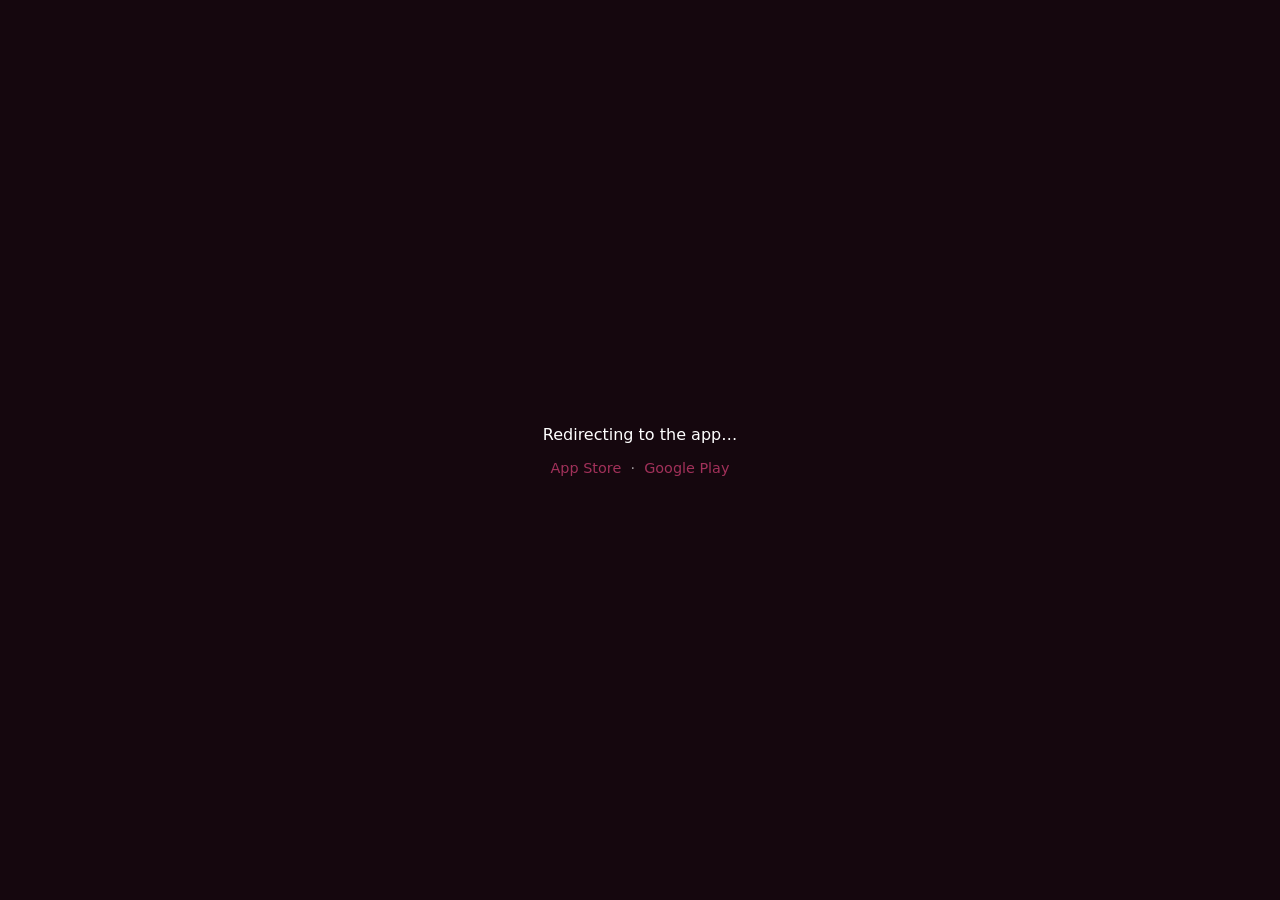
<file: download.html>
<!DOCTYPE html>
<html lang="en">
<head>
<meta charset="UTF-8" />
<meta name="viewport" content="width=device-width, initial-scale=1.0" />
<title>Download Wavy</title>
<style>
  body {
    font-family: system-ui, -apple-system, sans-serif;
    display: flex;
    flex-direction: column;
    align-items: center;
    justify-content: center;
    min-height: 100vh;
    margin: 0;
    background: #15070E;
    color: #fff;
    gap: 1rem;
    text-align: center;
    padding: 2rem;
    box-sizing: border-box;
  }
  a { color: #FF4D8D; text-decoration: none; }
  a:hover { text-decoration: underline; }
  p { margin: 0; }
</style>
<script>
  (function () {
    var ua = navigator.userAgent;
    if (/iPhone|iPad|iPod/i.test(ua)) {
      location.replace('https://apps.apple.com/us/app/wavy-live-spots-networking/id6763865183');
    } else if (/Android/i.test(ua)) {
      location.replace('https://play.google.com/store/apps/details?id=com.wavydating.app');
    }
  }());
</script>
</head>
<body>
  <p>Redirecting to the app&hellip;</p>
  <p style="font-size:.9rem;opacity:.6">
    <a href="https://apps.apple.com/us/app/wavy-live-spots-networking/id6763865183">App Store</a>
    &nbsp;&middot;&nbsp;
    <a href="https://play.google.com/store/apps/details?id=com.wavydating.app">Google Play</a>
  </p>
</body>
</html>
</file>
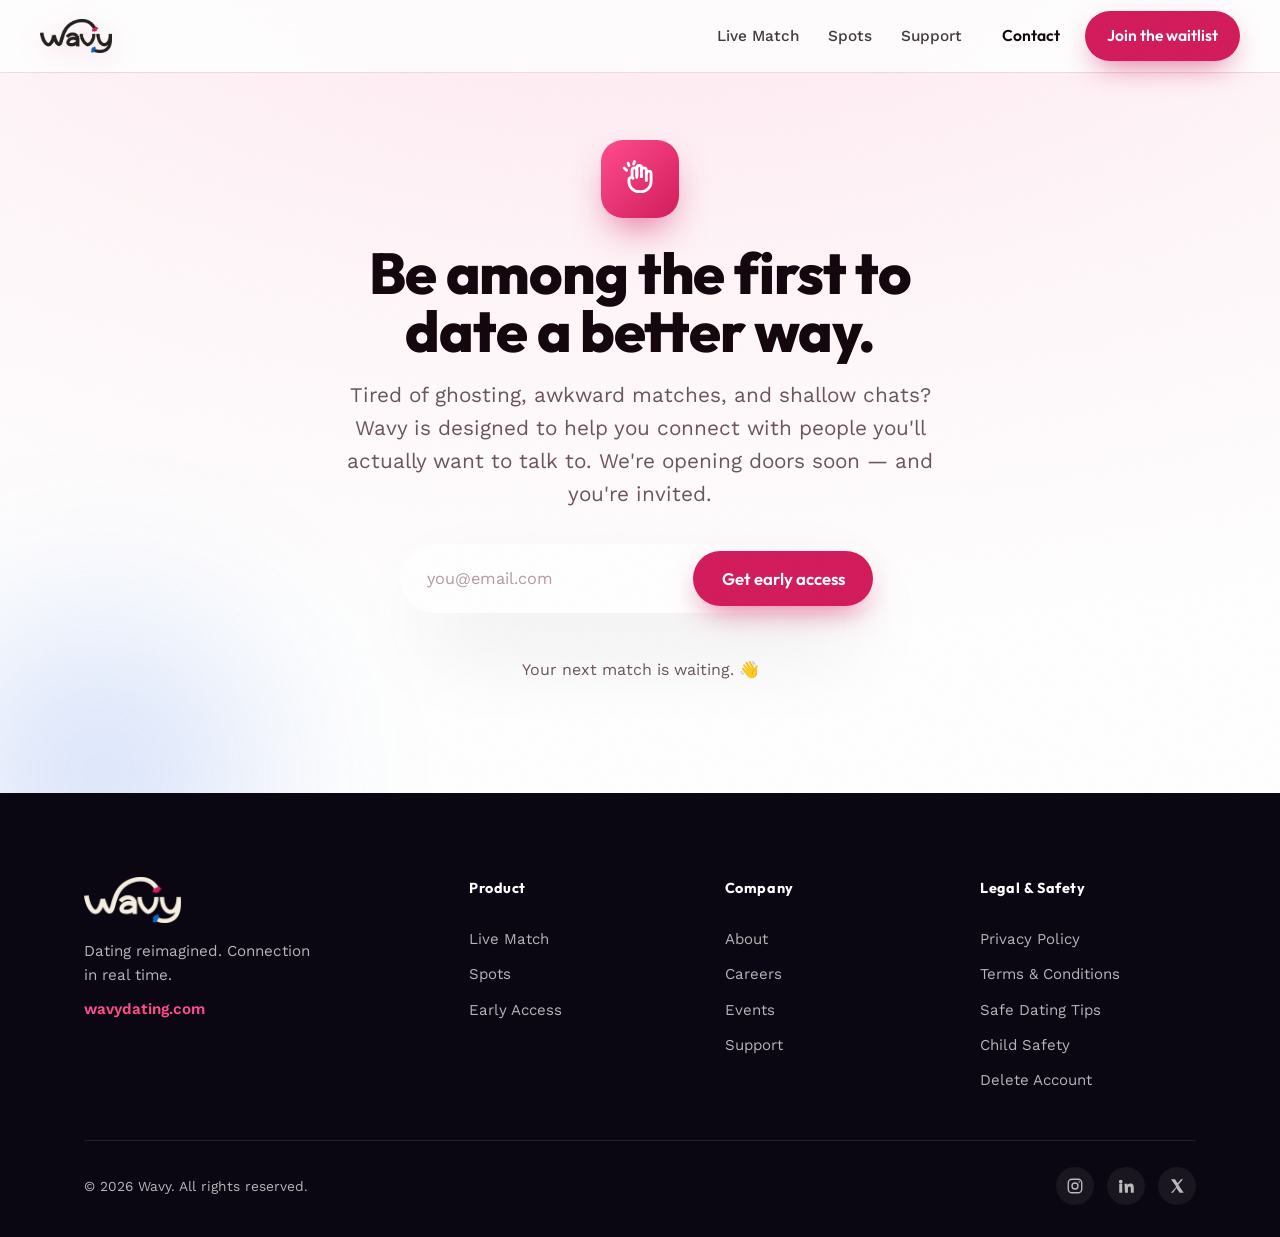
<file: earlyaccess.html>
<!DOCTYPE html>
<html lang="en">
<head>
<meta charset="UTF-8" />
<meta name="viewport" content="width=device-width, initial-scale=1.0" />
<title>Early Access — Wavy</title>
<meta name="description" content="Join the Wavy waitlist and be among the first to date a better way. Get early access when Wavy goes live near you." />
<meta name="theme-color" content="#0B0712" />
<link rel="canonical" href="https://wavydating.com/earlyaccess" />
<meta name="robots" content="index, follow, max-image-preview:large, max-snippet:-1, max-video-preview:-1" />
<meta property="og:title" content="Early Access — Wavy" />
<meta property="og:description" content="Join the Wavy waitlist and be among the first to date a better way." />
<meta property="og:type" content="website" />
<meta property="og:url" content="https://wavydating.com/earlyaccess" />
<meta property="og:image" content="https://wavydating.com/assets/og-image.png" />
<meta property="og:image:width" content="1200" />
<meta property="og:image:height" content="630" />
<meta property="og:image:type" content="image/png" />
<meta property="og:image:alt" content="Wavy — go live to meet someone nearby, or drop into a Spot to find your people." />
<meta property="og:site_name" content="Wavy" />
<meta property="og:locale" content="en_US" />

<!-- Twitter -->
<meta name="twitter:card" content="summary_large_image" />
<meta name="twitter:site" content="@Wavy_match" />
<meta name="twitter:creator" content="@Wavy_match" />
<meta name="twitter:title" content="Early Access — Wavy" />
<meta name="twitter:description" content="Join the Wavy waitlist and be among the first to date a better way." />
<meta name="twitter:image" content="https://wavydating.com/assets/og-image.png" />
<meta name="twitter:image:alt" content="Wavy — meet people in real time." />
<link rel="icon" type="image/png" href="assets/iconMark.png" />
<link rel="apple-touch-icon" href="assets/iconMark.png" />
<link rel="manifest" href="/site.webmanifest" />
<link rel="preconnect" href="https://fonts.googleapis.com" />
<link rel="preconnect" href="https://fonts.gstatic.com" crossorigin />
<link href="https://fonts.googleapis.com/css2?family=Outfit:wght@300;400;500;600;700;800;900&family=Work+Sans:wght@300;400;500;600;700&display=swap" rel="stylesheet" />
<link rel="stylesheet" href="styles.css" />
<link rel="stylesheet" href="pages.css" />
<script type="application/ld+json">
{
  "@context": "https://schema.org",
  "@type": "BreadcrumbList",
  "itemListElement": [
    {
      "@type": "ListItem",
      "position": 1,
      "name": "Home",
      "item": "https://wavydating.com/"
    },
    {
      "@type": "ListItem",
      "position": 2,
      "name": "Early Access",
      "item": "https://wavydating.com/earlyaccess"
    }
  ]
}
</script>
</head>
<body>
<div class="grain" aria-hidden="true"></div>

<!-- ============ NAV ============ -->
<header class="nav nav--solid" id="nav">
  <div class="nav__inner">
    <a href="/" class="brand" aria-label="Wavy home">
      <img src="assets/Black.png" alt="Wavy" class="brand__logo" width="76" height="36" />
    </a>
    <nav class="nav__links" aria-label="Primary">
      <a href="/#live">Live Match</a>
      <a href="/#spots">Spots</a>
      <a href="/support">Support</a>
    </nav>
    <div class="nav__cta">
      <a href="/support" class="btn btn--ghost">Contact</a>
      <a href="/earlyaccess" class="btn btn--primary">Join the waitlist</a>
    </div>
    <button class="nav__burger" id="burger" aria-label="Open menu" aria-expanded="false">
      <span></span><span></span><span></span>
    </button>
  </div>
  <div class="nav__mobile" id="mobileMenu" hidden>
    <a href="/#live">Live Match</a>
    <a href="/#spots">Spots</a>
    <a href="/support">Support</a>
    <a href="/earlyaccess" class="btn btn--primary btn--block">Join the waitlist</a>
  </div>
</header>

<main>
  <!-- ============ EARLY ACCESS ============ -->
  <section class="simple">
    <div class="simple__card">
      <div class="simple__ic">
        <svg viewBox="0 0 24 24" fill="none" stroke="currentColor" stroke-width="1.8" stroke-linecap="round" stroke-linejoin="round" aria-hidden="true">
          <path d="M7 11V6.5a1.5 1.5 0 0 1 3 0V11" />
          <path d="M10 10V5a1.5 1.5 0 0 1 3 0v5.5" />
          <path d="M13 10.5V6.5a1.5 1.5 0 0 1 3 0V13" />
          <path d="M16 8.5a1.5 1.5 0 0 1 3 0v5c0 3.6-2.9 6.5-6.5 6.5h-1A6.5 6.5 0 0 1 5 13.5v-1a1.5 1.5 0 0 1 2.6-1" />
          <path d="M3.5 6.5 2 5M5 3.5 4.5 2M8 2.6 8.5 1" />
        </svg>
      </div>
      <h1>Be among the first to date a better way.</h1>
      <p class="lead">Tired of ghosting, awkward matches, and shallow chats? Wavy is designed to help you connect with people you'll actually want to talk to. We're opening doors soon — and you're invited.</p>
      <form class="jsform waitlist" data-success="You're on the list! We'll be in touch when Wavy goes live near you." action="https://api.web3forms.com/submit" method="POST" style="margin:0 auto;max-width:480px">
        <input type="hidden" name="access_key" value="aa39eaa8-eb4a-447e-8f62-aeb5a2b0e33d" />
        <input type="hidden" name="subject" value="New waitlist signup — Wavy" />
        <input type="hidden" name="from_name" value="Wavy Website" />
        <input type="checkbox" name="botcheck" tabindex="-1" autocomplete="off" aria-hidden="true" style="display:none" />
        <div class="waitlist__row">
          <label class="sr-only" for="email">Email address</label>
          <input id="email" type="email" name="email" placeholder="you@email.com" autocomplete="email" required />
          <button type="submit" class="btn btn--primary btn--lg">Get early access</button>
        </div>
        <p class="form__msg" style="text-align:center"></p>
      </form>
      <p style="margin-top:1.6rem;color:var(--muted)">Your next match is waiting. 👋</p>
    </div>
  </section>
</main>

<!-- ============ FOOTER ============ -->
<footer class="foot">
  <div class="wrap foot__grid">
    <div class="foot__brand">
      <a href="/" class="brand">
        <img src="assets/White.png" alt="Wavy" class="brand__logo brand__logo--foot" width="128" height="60" />
      </a>
      <p>Dating reimagined. Connection in real time.</p>
      <p class="foot__dot">wavydating.com</p>
    </div>
    <nav class="foot__col" aria-label="Product">
      <p class="foot__h">Product</p>
      <a href="/#live">Live Match</a>
      <a href="/#spots">Spots</a>
      <a href="/earlyaccess">Early Access</a>
    </nav>
    <nav class="foot__col" aria-label="Company">
      <p class="foot__h">Company</p>
      <a href="/#why">About</a>
      <a href="/career">Careers</a>
      <a href="/events">Events</a>
      <a href="/support">Support</a>
    </nav>
    <nav class="foot__col" aria-label="Legal &amp; Safety">
      <p class="foot__h">Legal &amp; Safety</p>
      <a href="/privacy-policy">Privacy Policy</a>
      <a href="/terms-conditions">Terms &amp; Conditions</a>
      <a href="/safetips">Safe Dating Tips</a>
      <a href="/child-safety">Child Safety</a>
      <a href="/delete-account">Delete Account</a>
    </nav>
  </div>
  <div class="wrap foot__bar">
    <p>© <span id="yr">2026</span> Wavy. All rights reserved.</p>
    <div class="foot__social">
      <a href="https://www.instagram.com/wavy.match/" target="_blank" rel="noopener noreferrer" aria-label="Instagram"><svg width="18" height="18" viewBox="0 0 24 24" fill="none" stroke="currentColor" stroke-width="1.8"><rect x="3" y="3" width="18" height="18" rx="5"/><circle cx="12" cy="12" r="4"/><circle cx="17.5" cy="6.5" r="1" fill="currentColor" stroke="none"/></svg></a>
      <a href="https://www.linkedin.com/company/wavydating/" target="_blank" rel="noopener noreferrer" aria-label="LinkedIn"><svg width="18" height="18" viewBox="0 0 24 24" fill="currentColor"><path d="M4.98 3.5a2.5 2.5 0 1 0 0 5 2.5 2.5 0 0 0 0-5zM3 9h4v12H3zM10 9h3.8v1.7h.05c.53-.95 1.83-1.95 3.77-1.95 4.03 0 4.78 2.5 4.78 5.75V21h-4v-5.3c0-1.26-.02-2.9-1.77-2.9-1.77 0-2.04 1.38-2.04 2.8V21h-4z"/></svg></a>
      <a href="https://x.com/Wavy_match" target="_blank" rel="noopener noreferrer" aria-label="X"><svg width="16" height="16" viewBox="0 0 24 24" fill="currentColor"><path d="M18 2h3l-7 8 8 12h-6l-5-7-5 7H3l8-9L3 2h6l4 6 5-6z"/></svg></a>
    </div>
  </div>
</footer>

<script src="script.js" defer></script>
</body>
</html>
</file>
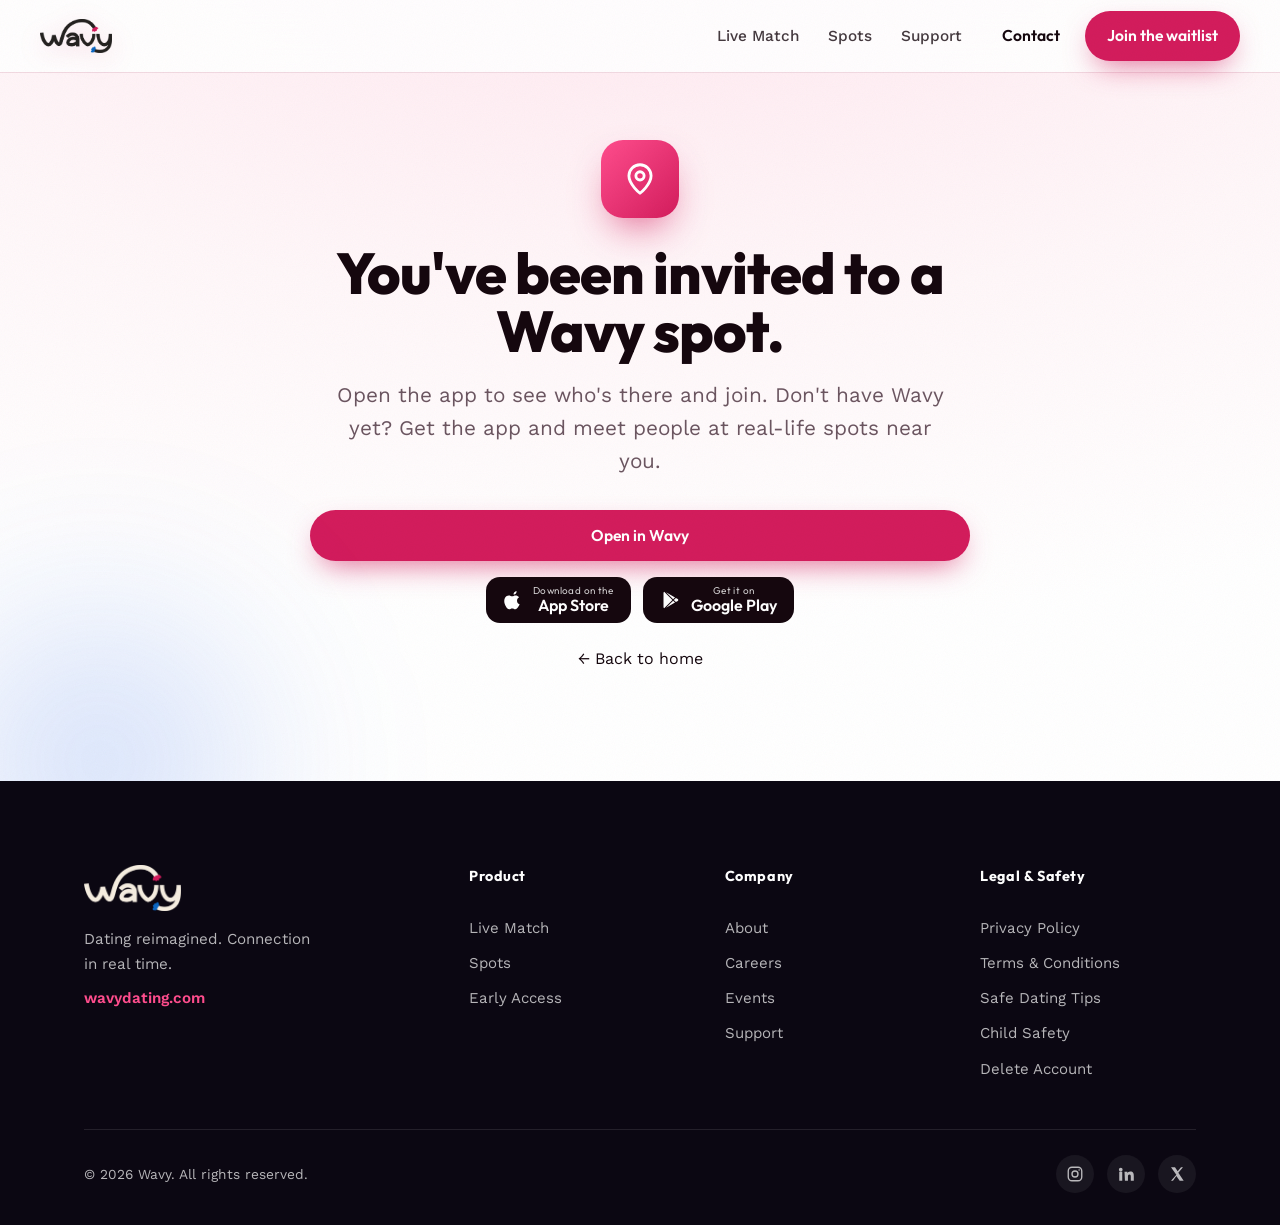
<file: events.html>
<!DOCTYPE html>
<html lang="en">
<head>
<meta charset="UTF-8" />
<meta name="viewport" content="width=device-width, initial-scale=1.0" />
<title>You're invited to a Spot — Wavy</title>
<meta name="description" content="You've been invited to a Wavy spot. Open the app to see who's there and join, or get Wavy to meet people at real-life spots near you." />
<meta name="theme-color" content="#0B0712" />
<link rel="canonical" href="https://wavydating.com/events" />
<meta name="robots" content="index, follow, max-image-preview:large, max-snippet:-1, max-video-preview:-1" />
<meta property="og:title" content="You're invited to a Spot — Wavy" />
<meta property="og:description" content="You've been invited to a Wavy spot. Open the app to see who's there and join." />
<meta property="og:type" content="website" />
<meta property="og:url" content="https://wavydating.com/events" />
<meta property="og:image" content="https://wavydating.com/assets/og-image.png" />
<meta property="og:image:width" content="1200" />
<meta property="og:image:height" content="630" />
<meta property="og:image:type" content="image/png" />
<meta property="og:image:alt" content="Wavy — go live to meet someone nearby, or drop into a Spot to find your people." />
<meta property="og:site_name" content="Wavy" />
<meta property="og:locale" content="en_US" />

<!-- Twitter -->
<meta name="twitter:card" content="summary_large_image" />
<meta name="twitter:site" content="@Wavy_match" />
<meta name="twitter:creator" content="@Wavy_match" />
<meta name="twitter:title" content="You're invited to a Spot — Wavy" />
<meta name="twitter:description" content="You've been invited to a Wavy spot. Open the app to see who's there and join." />
<meta name="twitter:image" content="https://wavydating.com/assets/og-image.png" />
<meta name="twitter:image:alt" content="Wavy — meet people in real time." />
<link rel="icon" type="image/png" href="assets/iconMark.png" />
<link rel="apple-touch-icon" href="assets/iconMark.png" />
<link rel="manifest" href="/site.webmanifest" />
<link rel="preconnect" href="https://fonts.googleapis.com" />
<link rel="preconnect" href="https://fonts.gstatic.com" crossorigin />
<link href="https://fonts.googleapis.com/css2?family=Outfit:wght@300;400;500;600;700;800;900&family=Work+Sans:wght@300;400;500;600;700&display=swap" rel="stylesheet" />
<link rel="stylesheet" href="styles.css" />
<link rel="stylesheet" href="pages.css" />
<script type="application/ld+json">
{
  "@context": "https://schema.org",
  "@type": "BreadcrumbList",
  "itemListElement": [
    {
      "@type": "ListItem",
      "position": 1,
      "name": "Home",
      "item": "https://wavydating.com/"
    },
    {
      "@type": "ListItem",
      "position": 2,
      "name": "Spot Invite",
      "item": "https://wavydating.com/events"
    }
  ]
}
</script>
</head>
<body>
<div class="grain" aria-hidden="true"></div>

<!-- ============ NAV ============ -->
<header class="nav nav--solid" id="nav">
  <div class="nav__inner">
    <a href="/" class="brand" aria-label="Wavy home">
      <img src="assets/Black.png" alt="Wavy" class="brand__logo" width="76" height="36" />
    </a>
    <nav class="nav__links" aria-label="Primary">
      <a href="/#live">Live Match</a>
      <a href="/#spots">Spots</a>
      <a href="/support">Support</a>
    </nav>
    <div class="nav__cta">
      <a href="/support" class="btn btn--ghost">Contact</a>
      <a href="/earlyaccess" class="btn btn--primary">Join the waitlist</a>
    </div>
    <button class="nav__burger" id="burger" aria-label="Open menu" aria-expanded="false">
      <span></span><span></span><span></span>
    </button>
  </div>
  <div class="nav__mobile" id="mobileMenu" hidden>
    <a href="/#live">Live Match</a>
    <a href="/#spots">Spots</a>
    <a href="/support">Support</a>
    <a href="/earlyaccess" class="btn btn--primary btn--block">Join the waitlist</a>
  </div>
</header>

<main>
  <!-- ============ INVITE ============ -->
  <section class="simple">
    <div class="simple__card">
      <div class="simple__ic">
        <svg width="38" height="38" viewBox="0 0 24 24" fill="none" stroke="currentColor" stroke-width="1.8" stroke-linecap="round" stroke-linejoin="round" aria-hidden="true">
          <path d="M12 21s7-5.5 7-11a7 7 0 1 0-14 0c0 5.5 7 11 7 11z"/>
          <circle cx="12" cy="10" r="2.6"/>
        </svg>
      </div>
      <h1 id="inviteTitle">You've been invited to a Wavy spot.</h1>
      <p class="lead" id="inviteLead">Open the app to see who's there and join. Don't have Wavy yet? Get the app and meet people at real-life spots near you.</p>
      <a id="openApp" class="btn btn--primary btn--block" href="#" hidden style="justify-content:center;margin-bottom:1rem">Open in Wavy</a>
      <div class="simple__actions">
        <a href="https://apps.apple.com/us/app/wavy-live-spots-networking/id6763865183" target="_blank" rel="noopener noreferrer" class="store" aria-label="Download on the App Store"><svg width="20" height="20" viewBox="0 0 24 24" fill="currentColor"><path d="M16.36 1.43c.08 1-.32 1.98-.94 2.69-.66.76-1.74 1.35-2.79 1.27-.1-.98.38-2 .96-2.65.66-.74 1.8-1.3 2.77-1.31zM19.9 17.2c-.5 1.16-.74 1.67-1.39 2.7-.9 1.43-2.18 3.2-3.76 3.22-1.4.01-1.77-.92-3.67-.91-1.9.01-2.3.93-3.71.92-1.58-.02-2.79-1.63-3.69-3.05C1.16 16.6.9 11.92 2.46 9.42c1.1-1.78 2.85-2.83 4.49-2.83 1.67 0 2.72.92 4.1.92 1.34 0 2.16-.92 4.1-.92 1.46 0 3.01.8 4.11 2.17-3.61 1.98-3.02 7.13.64 8.46z"/></svg><span><small>Download on the</small>App Store</span></a>
        <a href="https://play.google.com/store/apps/details?id=com.wavydating.app" target="_blank" rel="noopener noreferrer" class="store" aria-label="Get it on Google Play"><svg width="20" height="20" viewBox="0 0 24 24" fill="currentColor"><path d="M3,20.5V3.5C3,2.91 3.34,2.39 3.84,2.15L13.69,12L3.84,21.85C3.34,21.6 3,21.09 3,20.5M16.81,15.12L6.05,21.34L14.54,12.85L16.81,15.12M20.16,10.81C20.5,11.08 20.75,11.5 20.75,12C20.75,12.5 20.53,12.9 20.18,13.18L17.89,14.5L15.39,12L17.89,9.5L20.16,10.81M6.05,2.66L16.81,8.88L14.54,11.15L6.05,2.66Z"/></svg><span><small>Get it on</small>Google Play</span></a>
      </div>
      <p style="margin-top:1.4rem"><a href="/">← Back to home</a></p>
    </div>
  </section>
</main>

<!-- ============ FOOTER ============ -->
<footer class="foot">
  <div class="wrap foot__grid">
    <div class="foot__brand">
      <a href="/" class="brand">
        <img src="assets/White.png" alt="Wavy" class="brand__logo brand__logo--foot" width="128" height="60" />
      </a>
      <p>Dating reimagined. Connection in real time.</p>
      <p class="foot__dot">wavydating.com</p>
    </div>
    <nav class="foot__col" aria-label="Product">
      <p class="foot__h">Product</p>
      <a href="/#live">Live Match</a>
      <a href="/#spots">Spots</a>
      <a href="/earlyaccess">Early Access</a>
    </nav>
    <nav class="foot__col" aria-label="Company">
      <p class="foot__h">Company</p>
      <a href="/#why">About</a>
      <a href="/career">Careers</a>
      <a href="/events">Events</a>
      <a href="/support">Support</a>
    </nav>
    <nav class="foot__col" aria-label="Legal &amp; Safety">
      <p class="foot__h">Legal &amp; Safety</p>
      <a href="/privacy-policy">Privacy Policy</a>
      <a href="/terms-conditions">Terms &amp; Conditions</a>
      <a href="/safetips">Safe Dating Tips</a>
      <a href="/child-safety">Child Safety</a>
      <a href="/delete-account">Delete Account</a>
    </nav>
  </div>
  <div class="wrap foot__bar">
    <p>© <span id="yr">2026</span> Wavy. All rights reserved.</p>
    <div class="foot__social">
      <a href="https://www.instagram.com/wavy.match/" target="_blank" rel="noopener noreferrer" aria-label="Instagram"><svg width="18" height="18" viewBox="0 0 24 24" fill="none" stroke="currentColor" stroke-width="1.8"><rect x="3" y="3" width="18" height="18" rx="5"/><circle cx="12" cy="12" r="4"/><circle cx="17.5" cy="6.5" r="1" fill="currentColor" stroke="none"/></svg></a>
      <a href="https://www.linkedin.com/company/wavydating/" target="_blank" rel="noopener noreferrer" aria-label="LinkedIn"><svg width="18" height="18" viewBox="0 0 24 24" fill="currentColor"><path d="M4.98 3.5a2.5 2.5 0 1 0 0 5 2.5 2.5 0 0 0 0-5zM3 9h4v12H3zM10 9h3.8v1.7h.05c.53-.95 1.83-1.95 3.77-1.95 4.03 0 4.78 2.5 4.78 5.75V21h-4v-5.3c0-1.26-.02-2.9-1.77-2.9-1.77 0-2.04 1.38-2.04 2.8V21h-4z"/></svg></a>
      <a href="https://x.com/Wavy_match" target="_blank" rel="noopener noreferrer" aria-label="X"><svg width="16" height="16" viewBox="0 0 24 24" fill="currentColor"><path d="M18 2h3l-7 8 8 12h-6l-5-7-5 7H3l8-9L3 2h6l4 6 5-6z"/></svg></a>
    </div>
  </div>
</footer>

<script src="script.js" defer></script>
<script>
/* Spot-invite deep link. A share URL is wavydating.com/events?id=<uuid>.
   On mobile we try to open the spot in the Wavy app and fall back to the
   store if it isn't installed; on desktop / missing id we just show the
   marketing landing + store buttons (unchanged). */
(function () {
  var id = new URLSearchParams(location.search).get('id');
  // Only act on a well-formed UUID so we never build a deep link from junk.
  if (!id || !/^[0-9a-f]{8}-[0-9a-f]{4}-[0-9a-f]{4}-[0-9a-f]{4}-[0-9a-f]{12}$/i.test(id)) return;

  var deepLink = 'wavy://events/' + id;
  var ua = navigator.userAgent || '';
  var isIOS = /iPhone|iPad|iPod/i.test(ua) ||
              (/Mac/i.test(ua) && 'ontouchend' in document); // iPadOS poses as Mac
  var isAndroid = /Android/i.test(ua);
  var isMobile = isIOS || isAndroid;
  var storeUrl = isIOS
    ? 'https://apps.apple.com/us/app/wavy-live-spots-networking/id6763865183'
    : 'https://play.google.com/store/apps/details?id=com.wavydating.app';

  // Desktop: leave the marketing page as-is (a custom scheme can't open
  // anything there). Mobile: reveal a primary "Open in Wavy" button and
  // auto-attempt the open.
  if (!isMobile) return;

  var openBtn = document.getElementById('openApp');
  if (openBtn) {
    openBtn.href = deepLink;
    openBtn.hidden = false;
    openBtn.addEventListener('click', function (e) { e.preventDefault(); tryOpen(); });
  }
  var lead = document.getElementById('inviteLead');
  if (lead) lead.textContent = "Opening this spot in the Wavy app…";

  // If the app opens, the page is backgrounded — use that to cancel the
  // store fallback so installed users don't get bounced to the store.
  var appOpened = false;
  function markOpened() { appOpened = true; }
  document.addEventListener('visibilitychange', function () { if (document.hidden) markOpened(); });
  window.addEventListener('pagehide', markOpened);
  window.addEventListener('blur', markOpened);

  function tryOpen() {
    if (isAndroid) {
      // Chrome's intent:// handles "open app, else go to store" natively
      // via browser_fallback_url — most reliable on Android.
      window.location.href =
        'intent://events/' + id +
        '#Intent;scheme=wavy;package=com.wavydating.app;S.browser_fallback_url=' +
        encodeURIComponent(storeUrl) + ';end';
      return;
    }
    // iOS: navigate to the scheme; if we're still here ~1.6s later the app
    // wasn't installed, so send them to the App Store.
    window.location.href = deepLink;
    setTimeout(function () {
      if (!appOpened && !document.hidden) window.location.href = storeUrl;
    }, 1600);
  }

  // Auto-attempt shortly after load (gives the listeners a tick to attach).
  setTimeout(tryOpen, 150);
})();
</script>
</body>
</html>
</file>
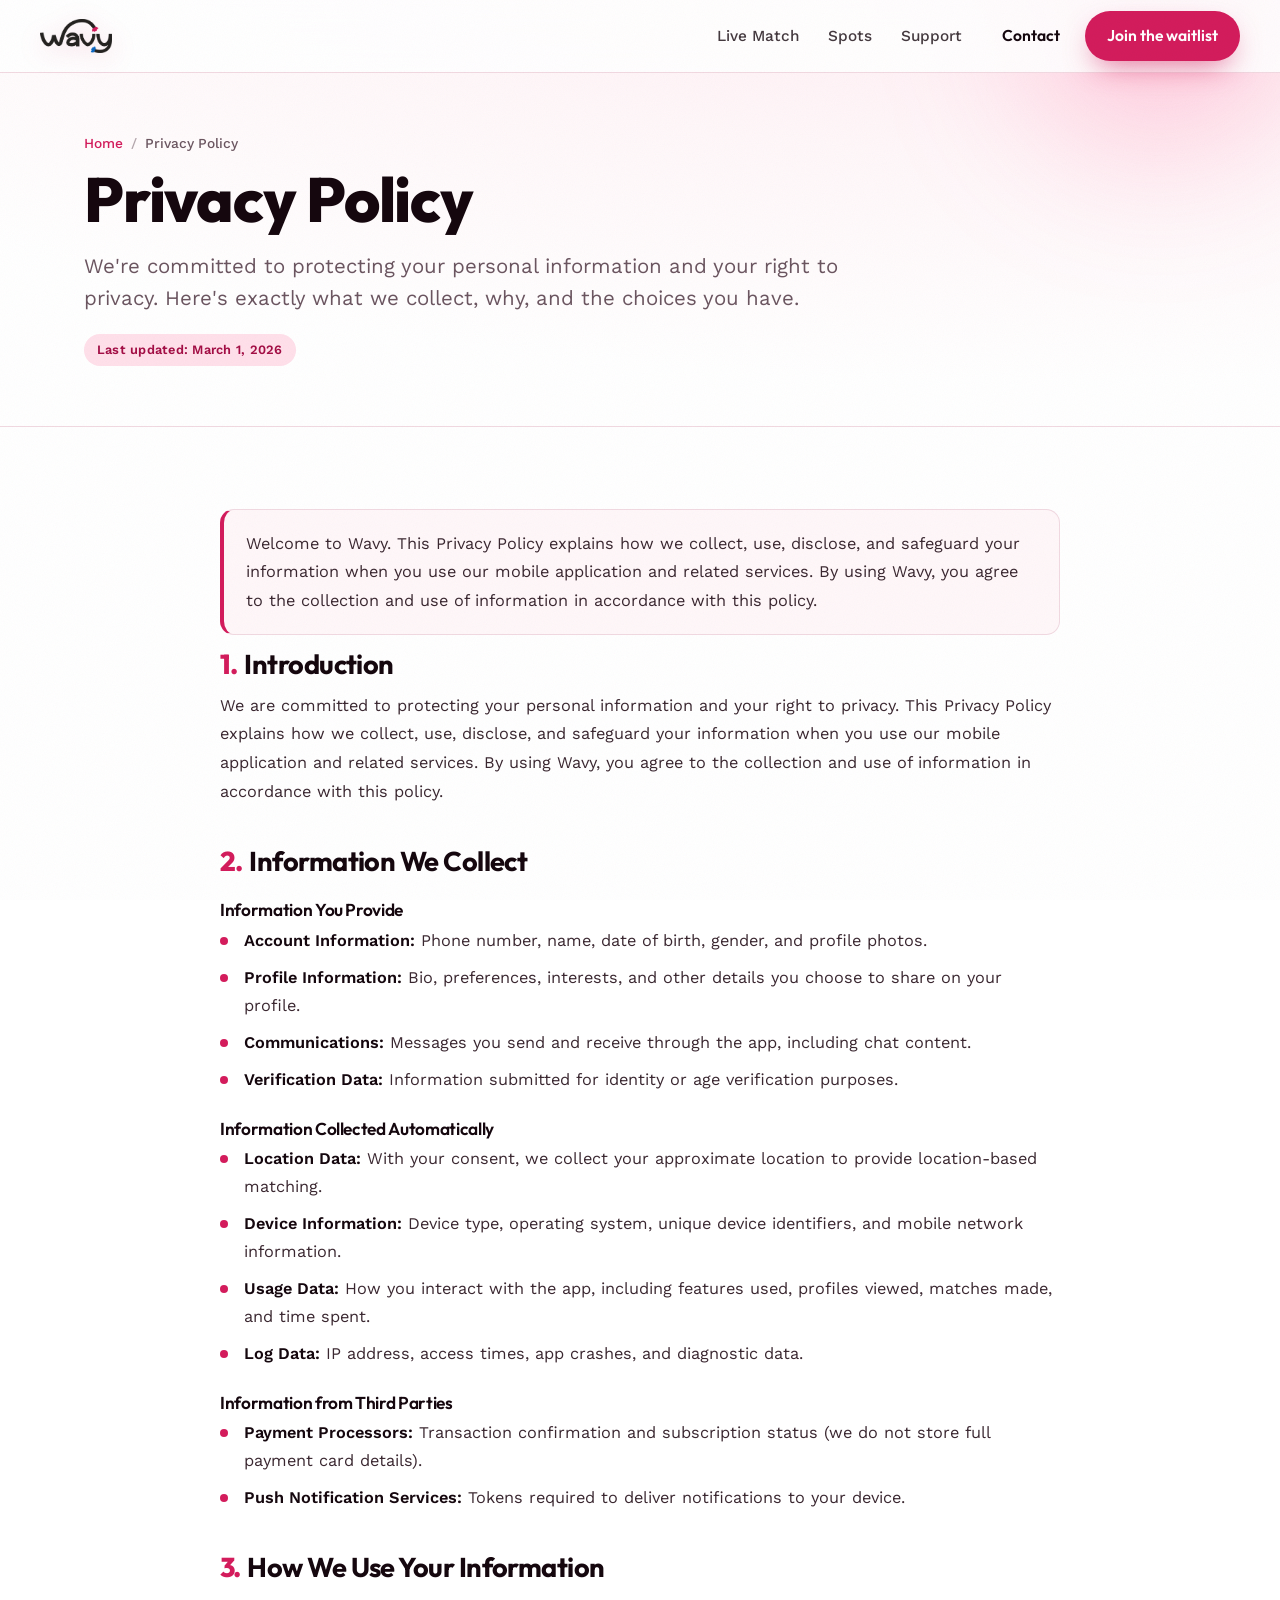
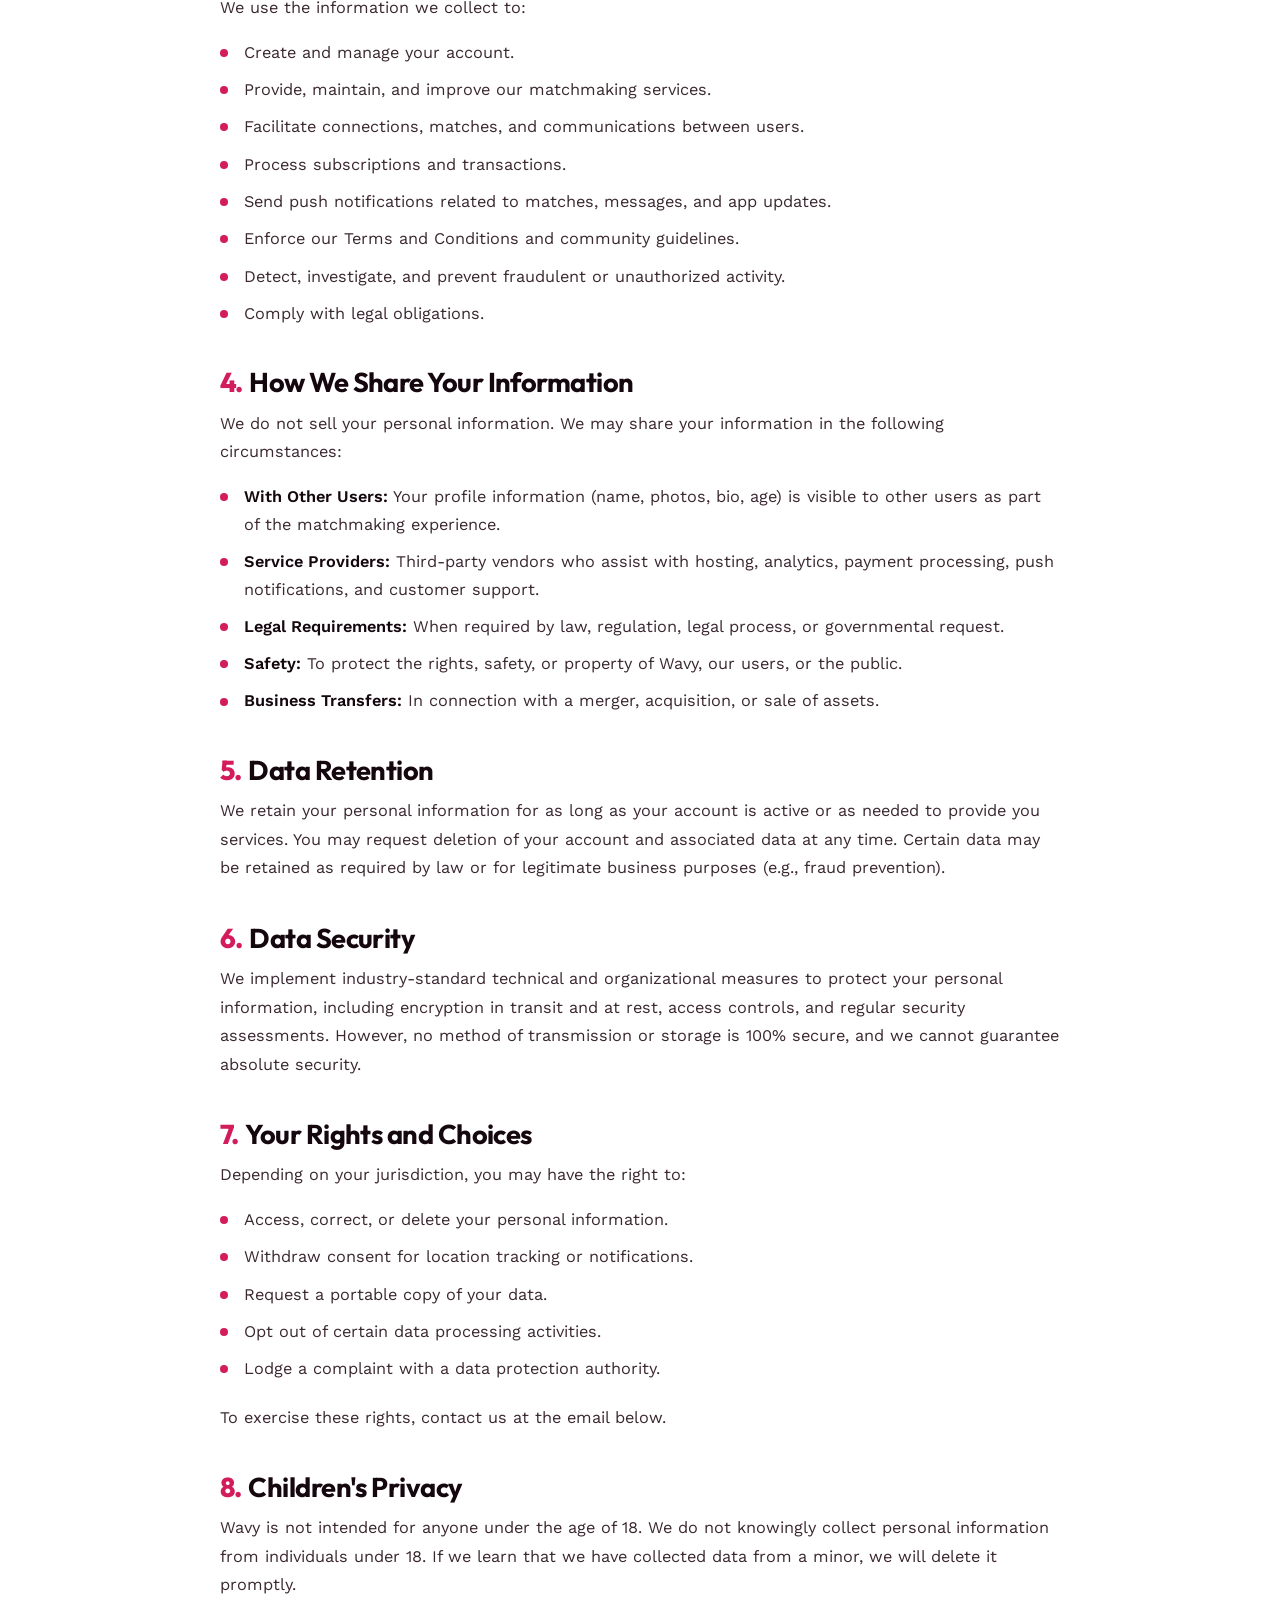
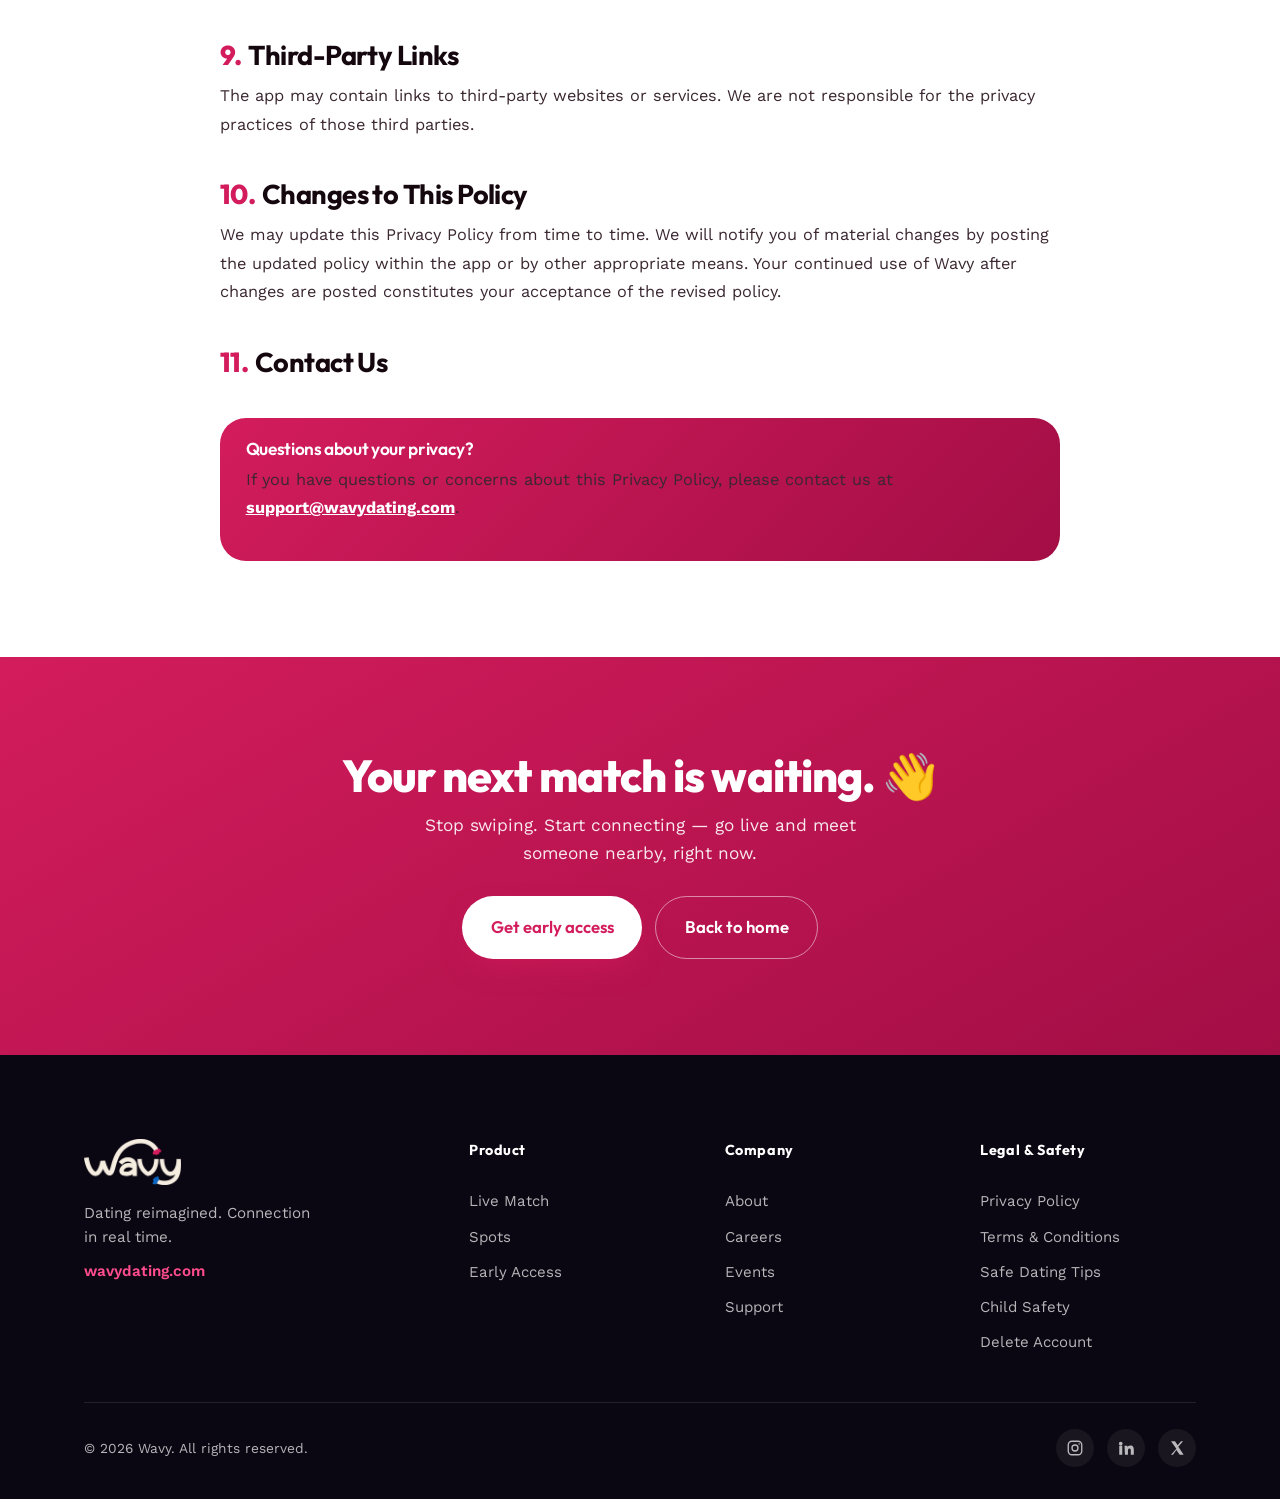
<file: privacy-policy.html>
<!DOCTYPE html>
<html lang="en">
<head>
<meta charset="UTF-8" />
<meta name="viewport" content="width=device-width, initial-scale=1.0" />
<title>Privacy Policy — Wavy</title>
<meta name="description" content="How Wavy collects, uses, and protects your personal information. Read our full privacy policy." />
<meta name="theme-color" content="#0B0712" />
<link rel="canonical" href="https://wavydating.com/privacy-policy" />
<meta name="robots" content="index, follow, max-image-preview:large, max-snippet:-1, max-video-preview:-1" />
<meta property="og:title" content="Privacy Policy — Wavy" />
<meta property="og:description" content="How Wavy collects, uses, and protects your personal information." />
<meta property="og:type" content="website" />
<meta property="og:url" content="https://wavydating.com/privacy-policy" />
<meta property="og:image" content="https://wavydating.com/assets/og-image.png" />
<meta property="og:image:width" content="1200" />
<meta property="og:image:height" content="630" />
<meta property="og:image:type" content="image/png" />
<meta property="og:image:alt" content="Wavy — go live to meet someone nearby, or drop into a Spot to find your people." />
<meta property="og:site_name" content="Wavy" />
<meta property="og:locale" content="en_US" />

<!-- Twitter -->
<meta name="twitter:card" content="summary_large_image" />
<meta name="twitter:site" content="@Wavy_match" />
<meta name="twitter:creator" content="@Wavy_match" />
<meta name="twitter:title" content="Privacy Policy — Wavy" />
<meta name="twitter:description" content="How Wavy collects, uses, and protects your personal information." />
<meta name="twitter:image" content="https://wavydating.com/assets/og-image.png" />
<meta name="twitter:image:alt" content="Wavy — meet people in real time." />
<link rel="icon" type="image/png" href="assets/iconMark.png" />
<link rel="apple-touch-icon" href="assets/iconMark.png" />
<link rel="manifest" href="/site.webmanifest" />
<link rel="preconnect" href="https://fonts.googleapis.com" />
<link rel="preconnect" href="https://fonts.gstatic.com" crossorigin />
<link href="https://fonts.googleapis.com/css2?family=Outfit:wght@300;400;500;600;700;800;900&family=Work+Sans:wght@300;400;500;600;700&display=swap" rel="stylesheet" />
<link rel="stylesheet" href="styles.css" />
<link rel="stylesheet" href="pages.css" />
<script type="application/ld+json">
{
  "@context": "https://schema.org",
  "@type": "BreadcrumbList",
  "itemListElement": [
    {
      "@type": "ListItem",
      "position": 1,
      "name": "Home",
      "item": "https://wavydating.com/"
    },
    {
      "@type": "ListItem",
      "position": 2,
      "name": "Privacy Policy",
      "item": "https://wavydating.com/privacy-policy"
    }
  ]
}
</script>
</head>
<body>
<div class="grain" aria-hidden="true"></div>

<!-- ============ NAV ============ -->
<header class="nav nav--solid" id="nav">
  <div class="nav__inner">
    <a href="/" class="brand" aria-label="Wavy home">
      <img src="assets/Black.png" alt="Wavy" class="brand__logo" width="76" height="36" />
    </a>
    <nav class="nav__links" aria-label="Primary">
      <a href="/#live">Live Match</a>
      <a href="/#spots">Spots</a>
      <a href="/support">Support</a>
    </nav>
    <div class="nav__cta">
      <a href="/support" class="btn btn--ghost">Contact</a>
      <a href="/earlyaccess" class="btn btn--primary">Join the waitlist</a>
    </div>
    <button class="nav__burger" id="burger" aria-label="Open menu" aria-expanded="false">
      <span></span><span></span><span></span>
    </button>
  </div>
  <div class="nav__mobile" id="mobileMenu" hidden>
    <a href="/#live">Live Match</a>
    <a href="/#spots">Spots</a>
    <a href="/support">Support</a>
    <a href="/earlyaccess" class="btn btn--primary btn--block">Join the waitlist</a>
  </div>
</header>

<main>
  <!-- ============ SUB HERO ============ -->
  <section class="subhero">
    <div class="subhero__inner">
      <p class="crumb"><a href="/">Home</a><span>/</span>Privacy Policy</p>
      <h1>Privacy Policy</h1>
      <p class="lead">We're committed to protecting your personal information and your right to privacy. Here's exactly what we collect, why, and the choices you have.</p>
      <span class="lastup">Last updated: March 1, 2026</span>
    </div>
  </section>

  <!-- ============ LEGAL ============ -->
  <article class="legal">
    <p class="legal__intro">Welcome to Wavy. This Privacy Policy explains how we collect, use, disclose, and safeguard your information when you use our mobile application and related services. By using Wavy, you agree to the collection and use of information in accordance with this policy.</p>

    <h2><span class="n">1.</span>Introduction</h2>
    <p>We are committed to protecting your personal information and your right to privacy. This Privacy Policy explains how we collect, use, disclose, and safeguard your information when you use our mobile application and related services. By using Wavy, you agree to the collection and use of information in accordance with this policy.</p>

    <h2><span class="n">2.</span>Information We Collect</h2>
    <h3>Information You Provide</h3>
    <ul>
      <li><strong>Account Information:</strong> Phone number, name, date of birth, gender, and profile photos.</li>
      <li><strong>Profile Information:</strong> Bio, preferences, interests, and other details you choose to share on your profile.</li>
      <li><strong>Communications:</strong> Messages you send and receive through the app, including chat content.</li>
      <li><strong>Verification Data:</strong> Information submitted for identity or age verification purposes.</li>
    </ul>
    <h3>Information Collected Automatically</h3>
    <ul>
      <li><strong>Location Data:</strong> With your consent, we collect your approximate location to provide location-based matching.</li>
      <li><strong>Device Information:</strong> Device type, operating system, unique device identifiers, and mobile network information.</li>
      <li><strong>Usage Data:</strong> How you interact with the app, including features used, profiles viewed, matches made, and time spent.</li>
      <li><strong>Log Data:</strong> IP address, access times, app crashes, and diagnostic data.</li>
    </ul>
    <h3>Information from Third Parties</h3>
    <ul>
      <li><strong>Payment Processors:</strong> Transaction confirmation and subscription status (we do not store full payment card details).</li>
      <li><strong>Push Notification Services:</strong> Tokens required to deliver notifications to your device.</li>
    </ul>

    <h2><span class="n">3.</span>How We Use Your Information</h2>
    <p>We use the information we collect to:</p>
    <ul>
      <li>Create and manage your account.</li>
      <li>Provide, maintain, and improve our matchmaking services.</li>
      <li>Facilitate connections, matches, and communications between users.</li>
      <li>Process subscriptions and transactions.</li>
      <li>Send push notifications related to matches, messages, and app updates.</li>
      <li>Enforce our Terms and Conditions and community guidelines.</li>
      <li>Detect, investigate, and prevent fraudulent or unauthorized activity.</li>
      <li>Comply with legal obligations.</li>
    </ul>

    <h2><span class="n">4.</span>How We Share Your Information</h2>
    <p>We do not sell your personal information. We may share your information in the following circumstances:</p>
    <ul>
      <li><strong>With Other Users:</strong> Your profile information (name, photos, bio, age) is visible to other users as part of the matchmaking experience.</li>
      <li><strong>Service Providers:</strong> Third-party vendors who assist with hosting, analytics, payment processing, push notifications, and customer support.</li>
      <li><strong>Legal Requirements:</strong> When required by law, regulation, legal process, or governmental request.</li>
      <li><strong>Safety:</strong> To protect the rights, safety, or property of Wavy, our users, or the public.</li>
      <li><strong>Business Transfers:</strong> In connection with a merger, acquisition, or sale of assets.</li>
    </ul>

    <h2><span class="n">5.</span>Data Retention</h2>
    <p>We retain your personal information for as long as your account is active or as needed to provide you services. You may request deletion of your account and associated data at any time. Certain data may be retained as required by law or for legitimate business purposes (e.g., fraud prevention).</p>

    <h2><span class="n">6.</span>Data Security</h2>
    <p>We implement industry-standard technical and organizational measures to protect your personal information, including encryption in transit and at rest, access controls, and regular security assessments. However, no method of transmission or storage is 100% secure, and we cannot guarantee absolute security.</p>

    <h2><span class="n">7.</span>Your Rights and Choices</h2>
    <p>Depending on your jurisdiction, you may have the right to:</p>
    <ul>
      <li>Access, correct, or delete your personal information.</li>
      <li>Withdraw consent for location tracking or notifications.</li>
      <li>Request a portable copy of your data.</li>
      <li>Opt out of certain data processing activities.</li>
      <li>Lodge a complaint with a data protection authority.</li>
    </ul>
    <p>To exercise these rights, contact us at the email below.</p>

    <h2><span class="n">8.</span>Children's Privacy</h2>
    <p>Wavy is not intended for anyone under the age of 18. We do not knowingly collect personal information from individuals under 18. If we learn that we have collected data from a minor, we will delete it promptly.</p>

    <h2><span class="n">9.</span>Third-Party Links</h2>
    <p>The app may contain links to third-party websites or services. We are not responsible for the privacy practices of those third parties.</p>

    <h2><span class="n">10.</span>Changes to This Policy</h2>
    <p>We may update this Privacy Policy from time to time. We will notify you of material changes by posting the updated policy within the app or by other appropriate means. Your continued use of Wavy after changes are posted constitutes your acceptance of the revised policy.</p>

    <h2><span class="n">11.</span>Contact Us</h2>
    <div class="legal__contact">
      <h3>Questions about your privacy?</h3>
      <p>If you have questions or concerns about this Privacy Policy, please contact us at <a href="mailto:support@wavydating.com">support@wavydating.com</a>.</p>
    </div>
  </article>

  <!-- ============ END CTA ============ -->
  <section class="endcta">
    <h2>Your next match is waiting. 👋</h2>
    <p>Stop swiping. Start connecting — go live and meet someone nearby, right now.</p>
    <div class="simple__actions">
      <a href="/earlyaccess" class="btn btn--primary btn--lg">Get early access</a>
      <a href="/" class="btn btn--ghost btn--lg">Back to home</a>
    </div>
  </section>
</main>

<!-- ============ FOOTER ============ -->
<footer class="foot">
  <div class="wrap foot__grid">
    <div class="foot__brand">
      <a href="/" class="brand">
        <img src="assets/White.png" alt="Wavy" class="brand__logo brand__logo--foot" width="128" height="60" />
      </a>
      <p>Dating reimagined. Connection in real time.</p>
      <p class="foot__dot">wavydating.com</p>
    </div>
    <nav class="foot__col" aria-label="Product">
      <p class="foot__h">Product</p>
      <a href="/#live">Live Match</a>
      <a href="/#spots">Spots</a>
      <a href="/earlyaccess">Early Access</a>
    </nav>
    <nav class="foot__col" aria-label="Company">
      <p class="foot__h">Company</p>
      <a href="/#why">About</a>
      <a href="/career">Careers</a>
      <a href="/events">Events</a>
      <a href="/support">Support</a>
    </nav>
    <nav class="foot__col" aria-label="Legal &amp; Safety">
      <p class="foot__h">Legal &amp; Safety</p>
      <a href="/privacy-policy">Privacy Policy</a>
      <a href="/terms-conditions">Terms &amp; Conditions</a>
      <a href="/safetips">Safe Dating Tips</a>
      <a href="/child-safety">Child Safety</a>
      <a href="/delete-account">Delete Account</a>
    </nav>
  </div>
  <div class="wrap foot__bar">
    <p>© <span id="yr">2026</span> Wavy. All rights reserved.</p>
    <div class="foot__social">
      <a href="https://www.instagram.com/wavy.match/" target="_blank" rel="noopener noreferrer" aria-label="Instagram"><svg width="18" height="18" viewBox="0 0 24 24" fill="none" stroke="currentColor" stroke-width="1.8"><rect x="3" y="3" width="18" height="18" rx="5"/><circle cx="12" cy="12" r="4"/><circle cx="17.5" cy="6.5" r="1" fill="currentColor" stroke="none"/></svg></a>
      <a href="https://www.linkedin.com/company/wavydating/" target="_blank" rel="noopener noreferrer" aria-label="LinkedIn"><svg width="18" height="18" viewBox="0 0 24 24" fill="currentColor"><path d="M4.98 3.5a2.5 2.5 0 1 0 0 5 2.5 2.5 0 0 0 0-5zM3 9h4v12H3zM10 9h3.8v1.7h.05c.53-.95 1.83-1.95 3.77-1.95 4.03 0 4.78 2.5 4.78 5.75V21h-4v-5.3c0-1.26-.02-2.9-1.77-2.9-1.77 0-2.04 1.38-2.04 2.8V21h-4z"/></svg></a>
      <a href="https://x.com/Wavy_match" target="_blank" rel="noopener noreferrer" aria-label="X"><svg width="16" height="16" viewBox="0 0 24 24" fill="currentColor"><path d="M18 2h3l-7 8 8 12h-6l-5-7-5 7H3l8-9L3 2h6l4 6 5-6z"/></svg></a>
    </div>
  </div>
</footer>

<script src="script.js" defer></script>
</body>
</html>
</file>
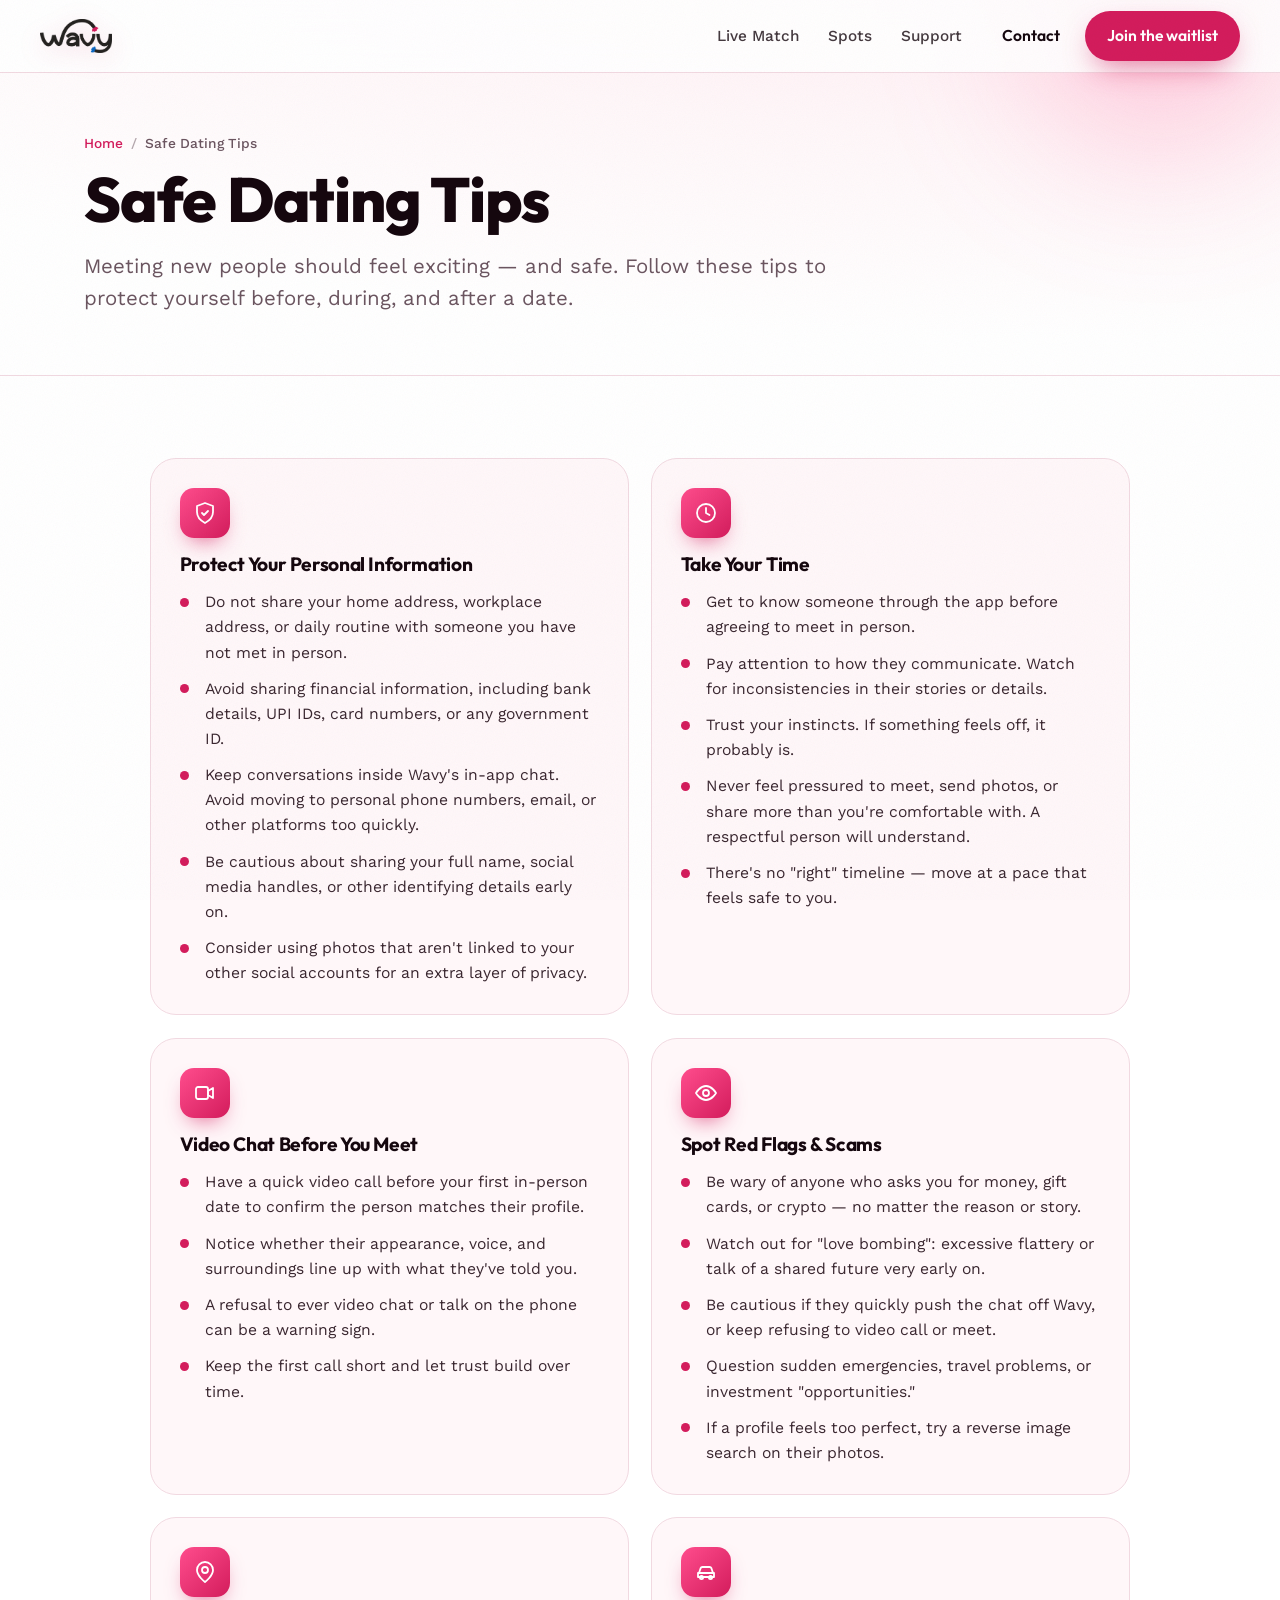
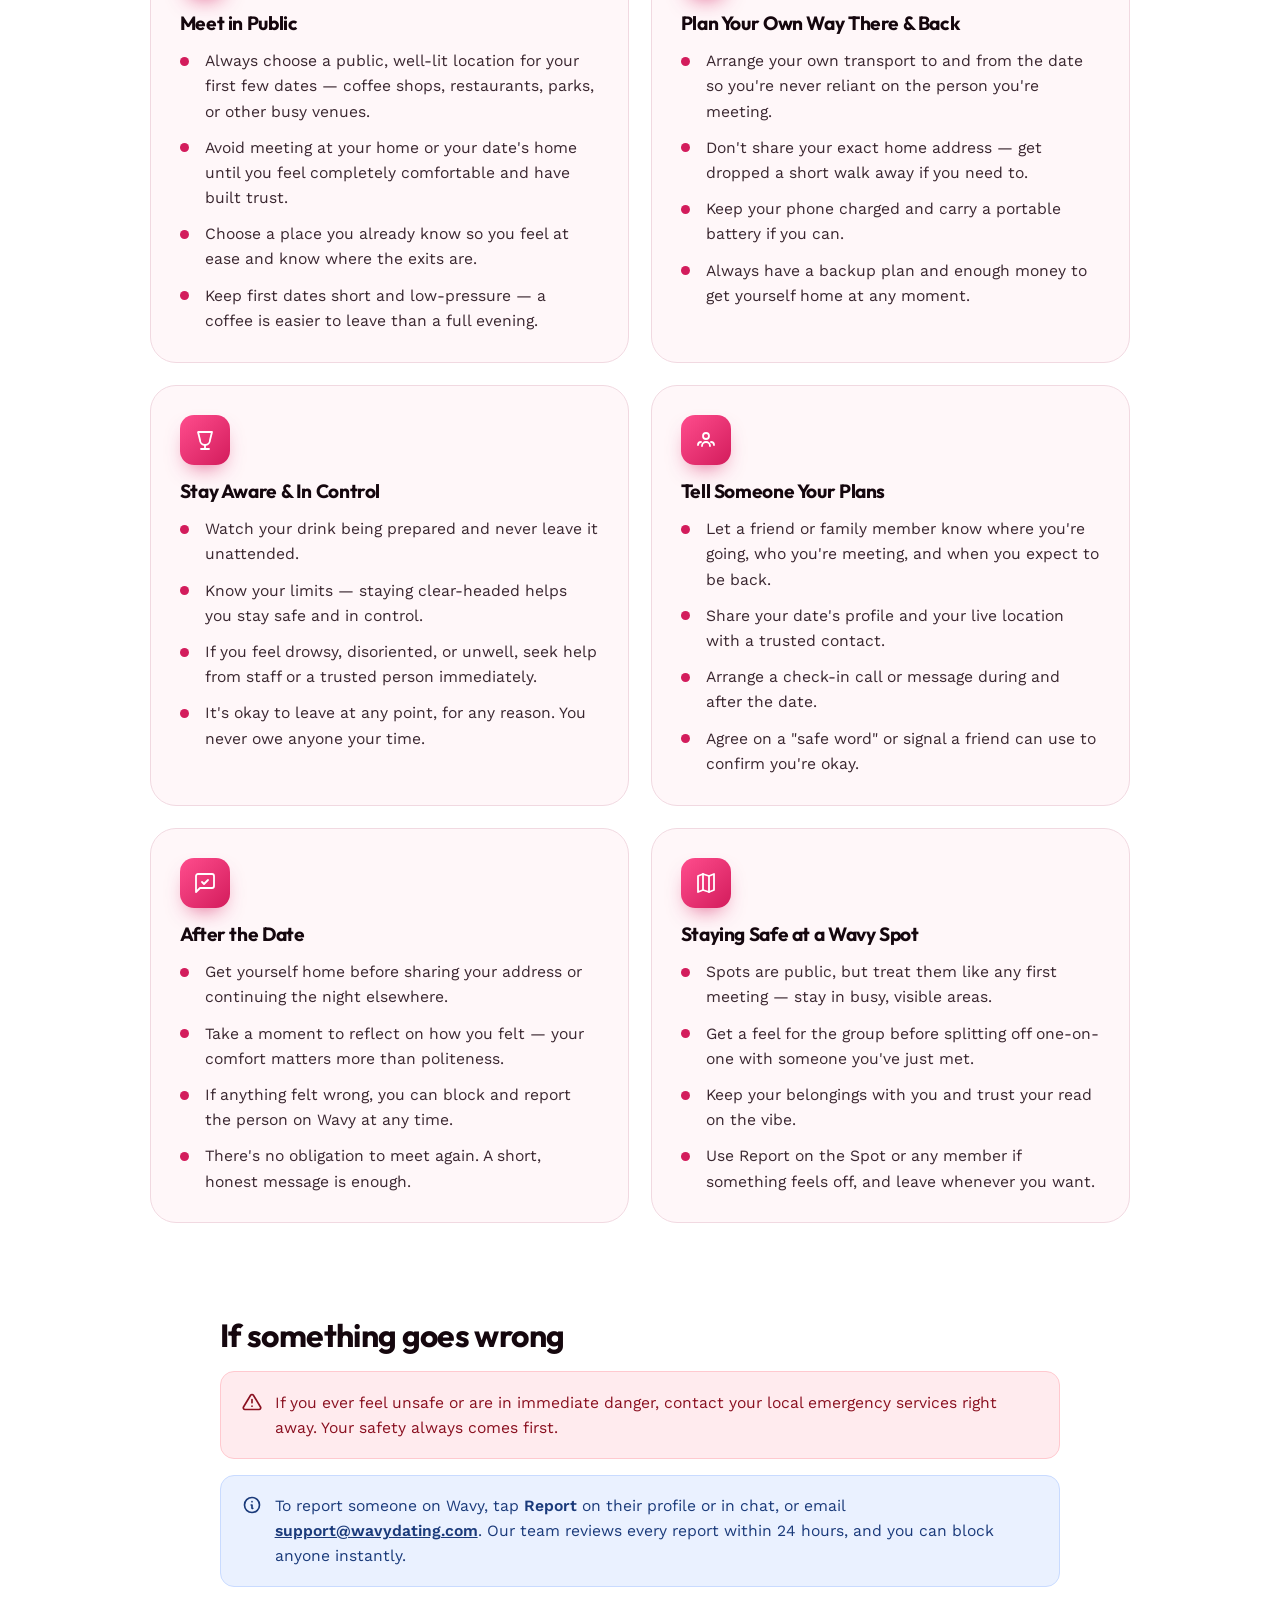
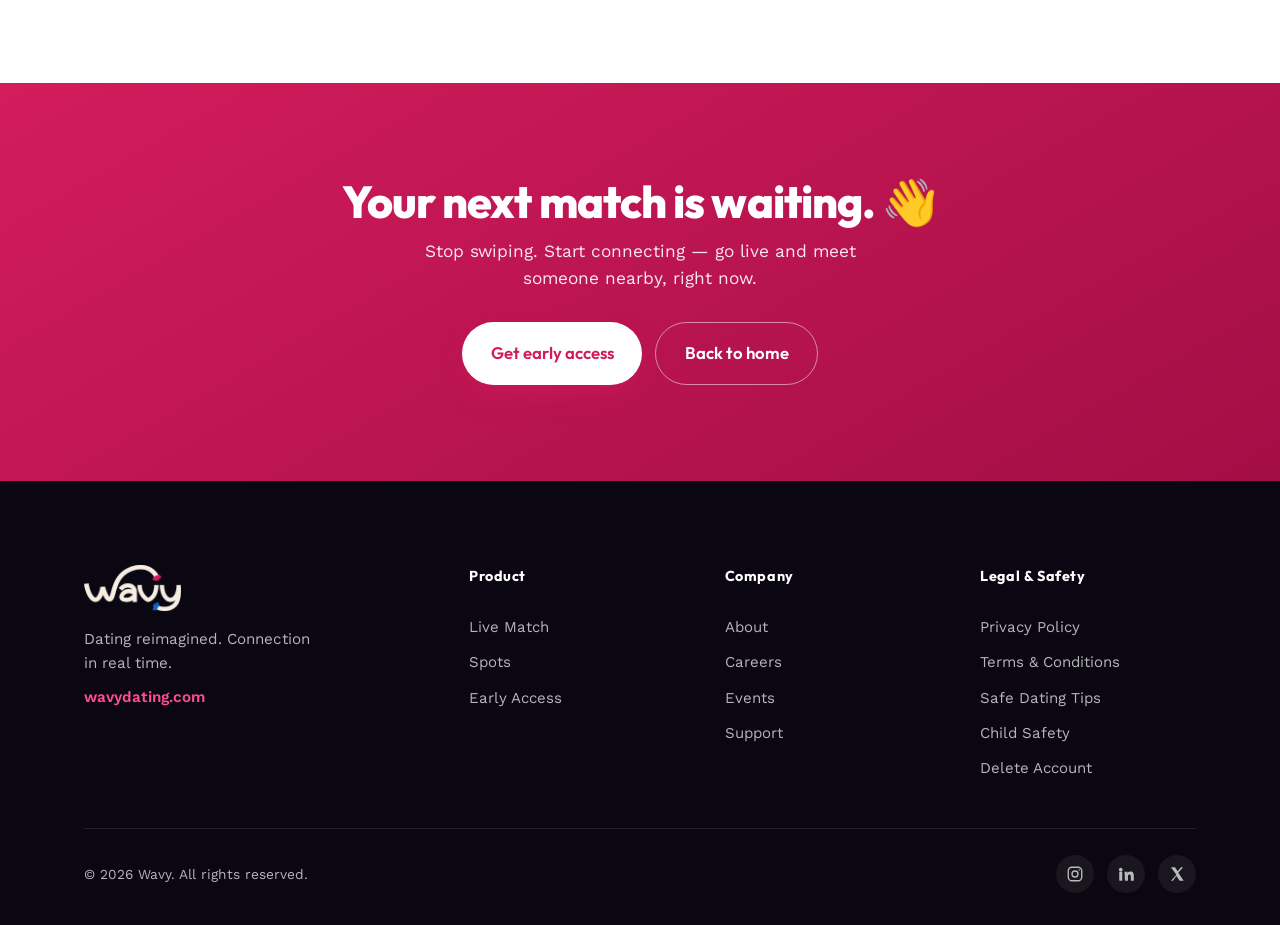
<file: safetips.html>
<!DOCTYPE html>
<html lang="en">
<head>
<meta charset="UTF-8" />
<meta name="viewport" content="width=device-width, initial-scale=1.0" />
<title>Safe Dating Tips — Wavy</title>
<meta name="description" content="Stay safe while meeting new people on Wavy. Practical tips to protect yourself before, during, and after a date." />
<meta name="theme-color" content="#0B0712" />
<link rel="canonical" href="https://wavydating.com/safetips" />
<meta name="robots" content="index, follow, max-image-preview:large, max-snippet:-1, max-video-preview:-1" />
<meta property="og:title" content="Safe Dating Tips — Wavy" />
<meta property="og:description" content="Stay safe while meeting new people on Wavy. Practical tips to protect yourself before, during, and after a date." />
<meta property="og:type" content="website" />
<meta property="og:url" content="https://wavydating.com/safetips" />
<meta property="og:image" content="https://wavydating.com/assets/og-image.png" />
<meta property="og:image:width" content="1200" />
<meta property="og:image:height" content="630" />
<meta property="og:image:type" content="image/png" />
<meta property="og:image:alt" content="Wavy — go live to meet someone nearby, or drop into a Spot to find your people." />
<meta property="og:site_name" content="Wavy" />
<meta property="og:locale" content="en_US" />

<!-- Twitter -->
<meta name="twitter:card" content="summary_large_image" />
<meta name="twitter:site" content="@Wavy_match" />
<meta name="twitter:creator" content="@Wavy_match" />
<meta name="twitter:title" content="Safe Dating Tips — Wavy" />
<meta name="twitter:description" content="Stay safe while meeting new people on Wavy. Practical tips to protect yourself before, during, and after a date." />
<meta name="twitter:image" content="https://wavydating.com/assets/og-image.png" />
<meta name="twitter:image:alt" content="Wavy — meet people in real time." />
<link rel="icon" type="image/png" href="assets/iconMark.png" />
<link rel="apple-touch-icon" href="assets/iconMark.png" />
<link rel="manifest" href="/site.webmanifest" />
<link rel="preconnect" href="https://fonts.googleapis.com" />
<link rel="preconnect" href="https://fonts.gstatic.com" crossorigin />
<link href="https://fonts.googleapis.com/css2?family=Outfit:wght@300;400;500;600;700;800;900&family=Work+Sans:wght@300;400;500;600;700&display=swap" rel="stylesheet" />
<link rel="stylesheet" href="styles.css" />
<link rel="stylesheet" href="pages.css" />
<script type="application/ld+json">
{
  "@context": "https://schema.org",
  "@type": "BreadcrumbList",
  "itemListElement": [
    {
      "@type": "ListItem",
      "position": 1,
      "name": "Home",
      "item": "https://wavydating.com/"
    },
    {
      "@type": "ListItem",
      "position": 2,
      "name": "Safe Dating Tips",
      "item": "https://wavydating.com/safetips"
    }
  ]
}
</script>
</head>
<body>
<div class="grain" aria-hidden="true"></div>

<!-- ============ NAV ============ -->
<header class="nav nav--solid" id="nav">
  <div class="nav__inner">
    <a href="/" class="brand" aria-label="Wavy home">
      <img src="assets/Black.png" alt="Wavy" class="brand__logo" width="76" height="36" />
    </a>
    <nav class="nav__links" aria-label="Primary">
      <a href="/#live">Live Match</a>
      <a href="/#spots">Spots</a>
      <a href="/support">Support</a>
    </nav>
    <div class="nav__cta">
      <a href="/support" class="btn btn--ghost">Contact</a>
      <a href="/earlyaccess" class="btn btn--primary">Join the waitlist</a>
    </div>
    <button class="nav__burger" id="burger" aria-label="Open menu" aria-expanded="false">
      <span></span><span></span><span></span>
    </button>
  </div>
  <div class="nav__mobile" id="mobileMenu" hidden>
    <a href="/#live">Live Match</a>
    <a href="/#spots">Spots</a>
    <a href="/support">Support</a>
    <a href="/earlyaccess" class="btn btn--primary btn--block">Join the waitlist</a>
  </div>
</header>

<main>
  <!-- ============ SUB HERO ============ -->
  <section class="subhero">
    <div class="subhero__inner">
      <p class="crumb"><a href="/">Home</a><span>/</span>Safe Dating Tips</p>
      <h1>Safe Dating Tips</h1>
      <p class="lead">Meeting new people should feel exciting — and safe. Follow these tips to protect yourself before, during, and after a date.</p>
    </div>
  </section>

  <!-- ============ TIPS ============ -->
  <section class="tipgrid">
    <div class="tip">
      <div class="tip__ic">
        <svg width="24" height="24" viewBox="0 0 24 24" fill="none" stroke="currentColor" stroke-width="1.8" stroke-linecap="round" stroke-linejoin="round"><path d="M12 2 4 5v6c0 5 3.4 8.5 8 11 4.6-2.5 8-6 8-11V5l-8-3z"/><path d="M9 12l2 2 4-4"/></svg>
      </div>
      <h2>Protect Your Personal Information</h2>
      <ul>
        <li>Do not share your home address, workplace address, or daily routine with someone you have not met in person.</li>
        <li>Avoid sharing financial information, including bank details, UPI IDs, card numbers, or any government ID.</li>
        <li>Keep conversations inside Wavy's in-app chat. Avoid moving to personal phone numbers, email, or other platforms too quickly.</li>
        <li>Be cautious about sharing your full name, social media handles, or other identifying details early on.</li>
        <li>Consider using photos that aren't linked to your other social accounts for an extra layer of privacy.</li>
      </ul>
    </div>
    <div class="tip">
      <div class="tip__ic">
        <svg width="24" height="24" viewBox="0 0 24 24" fill="none" stroke="currentColor" stroke-width="1.8" stroke-linecap="round" stroke-linejoin="round"><circle cx="12" cy="12" r="9"/><path d="M12 7v5l3.5 2"/></svg>
      </div>
      <h2>Take Your Time</h2>
      <ul>
        <li>Get to know someone through the app before agreeing to meet in person.</li>
        <li>Pay attention to how they communicate. Watch for inconsistencies in their stories or details.</li>
        <li>Trust your instincts. If something feels off, it probably is.</li>
        <li>Never feel pressured to meet, send photos, or share more than you're comfortable with. A respectful person will understand.</li>
        <li>There's no "right" timeline — move at a pace that feels safe to you.</li>
      </ul>
    </div>
    <div class="tip">
      <div class="tip__ic">
        <svg width="24" height="24" viewBox="0 0 24 24" fill="none" stroke="currentColor" stroke-width="1.8" stroke-linecap="round" stroke-linejoin="round"><path d="M15 10l5-3v10l-5-3z"/><rect x="3" y="6" width="12" height="12" rx="2"/></svg>
      </div>
      <h2>Video Chat Before You Meet</h2>
      <ul>
        <li>Have a quick video call before your first in-person date to confirm the person matches their profile.</li>
        <li>Notice whether their appearance, voice, and surroundings line up with what they've told you.</li>
        <li>A refusal to ever video chat or talk on the phone can be a warning sign.</li>
        <li>Keep the first call short and let trust build over time.</li>
      </ul>
    </div>
    <div class="tip">
      <div class="tip__ic">
        <svg width="24" height="24" viewBox="0 0 24 24" fill="none" stroke="currentColor" stroke-width="1.8" stroke-linecap="round" stroke-linejoin="round"><path d="M2 12s4-7 10-7 10 7 10 7-4 7-10 7-10-7-10-7z"/><circle cx="12" cy="12" r="3"/></svg>
      </div>
      <h2>Spot Red Flags &amp; Scams</h2>
      <ul>
        <li>Be wary of anyone who asks you for money, gift cards, or crypto — no matter the reason or story.</li>
        <li>Watch out for "love bombing": excessive flattery or talk of a shared future very early on.</li>
        <li>Be cautious if they quickly push the chat off Wavy, or keep refusing to video call or meet.</li>
        <li>Question sudden emergencies, travel problems, or investment "opportunities."</li>
        <li>If a profile feels too perfect, try a reverse image search on their photos.</li>
      </ul>
    </div>
    <div class="tip">
      <div class="tip__ic">
        <svg width="24" height="24" viewBox="0 0 24 24" fill="none" stroke="currentColor" stroke-width="1.8" stroke-linecap="round" stroke-linejoin="round"><path d="M20 10c0 6-8 12-8 12s-8-6-8-12a8 8 0 0 1 16 0z"/><circle cx="12" cy="10" r="3"/></svg>
      </div>
      <h2>Meet in Public</h2>
      <ul>
        <li>Always choose a public, well-lit location for your first few dates — coffee shops, restaurants, parks, or other busy venues.</li>
        <li>Avoid meeting at your home or your date's home until you feel completely comfortable and have built trust.</li>
        <li>Choose a place you already know so you feel at ease and know where the exits are.</li>
        <li>Keep first dates short and low-pressure — a coffee is easier to leave than a full evening.</li>
      </ul>
    </div>
    <div class="tip">
      <div class="tip__ic">
        <svg width="24" height="24" viewBox="0 0 24 24" fill="none" stroke="currentColor" stroke-width="1.8" stroke-linecap="round" stroke-linejoin="round"><path d="M5 13l1.6-4.8A2 2 0 0 1 8.5 7h7a2 2 0 0 1 1.9 1.2L19 13"/><path d="M4 13h16v4H4z"/><circle cx="7.5" cy="17.5" r="1.6"/><circle cx="16.5" cy="17.5" r="1.6"/></svg>
      </div>
      <h2>Plan Your Own Way There &amp; Back</h2>
      <ul>
        <li>Arrange your own transport to and from the date so you're never reliant on the person you're meeting.</li>
        <li>Don't share your exact home address — get dropped a short walk away if you need to.</li>
        <li>Keep your phone charged and carry a portable battery if you can.</li>
        <li>Always have a backup plan and enough money to get yourself home at any moment.</li>
      </ul>
    </div>
    <div class="tip">
      <div class="tip__ic">
        <svg width="24" height="24" viewBox="0 0 24 24" fill="none" stroke="currentColor" stroke-width="1.8" stroke-linecap="round" stroke-linejoin="round"><path d="M5 4h14l-2 8a5 5 0 0 1-10 0L5 4z"/><path d="M12 17v4"/><path d="M8 21h8"/></svg>
      </div>
      <h2>Stay Aware &amp; In Control</h2>
      <ul>
        <li>Watch your drink being prepared and never leave it unattended.</li>
        <li>Know your limits — staying clear-headed helps you stay safe and in control.</li>
        <li>If you feel drowsy, disoriented, or unwell, seek help from staff or a trusted person immediately.</li>
        <li>It's okay to leave at any point, for any reason. You never owe anyone your time.</li>
      </ul>
    </div>
    <div class="tip">
      <div class="tip__ic">
        <svg width="24" height="24" viewBox="0 0 24 24" fill="none" stroke="currentColor" stroke-width="1.8" stroke-linecap="round" stroke-linejoin="round"><path d="M16 18a4 4 0 0 0-8 0"/><circle cx="12" cy="8" r="3"/><path d="M20 17a3 3 0 0 0-3-3"/><path d="M4 17a3 3 0 0 1 3-3"/></svg>
      </div>
      <h2>Tell Someone Your Plans</h2>
      <ul>
        <li>Let a friend or family member know where you're going, who you're meeting, and when you expect to be back.</li>
        <li>Share your date's profile and your live location with a trusted contact.</li>
        <li>Arrange a check-in call or message during and after the date.</li>
        <li>Agree on a "safe word" or signal a friend can use to confirm you're okay.</li>
      </ul>
    </div>
    <div class="tip">
      <div class="tip__ic">
        <svg width="24" height="24" viewBox="0 0 24 24" fill="none" stroke="currentColor" stroke-width="1.8" stroke-linecap="round" stroke-linejoin="round"><path d="M21 15a2 2 0 0 1-2 2H7l-4 4V5a2 2 0 0 1 2-2h14a2 2 0 0 1 2 2z"/><path d="M9 11l2 2 4-4"/></svg>
      </div>
      <h2>After the Date</h2>
      <ul>
        <li>Get yourself home before sharing your address or continuing the night elsewhere.</li>
        <li>Take a moment to reflect on how you felt — your comfort matters more than politeness.</li>
        <li>If anything felt wrong, you can block and report the person on Wavy at any time.</li>
        <li>There's no obligation to meet again. A short, honest message is enough.</li>
      </ul>
    </div>
    <div class="tip">
      <div class="tip__ic">
        <svg width="24" height="24" viewBox="0 0 24 24" fill="none" stroke="currentColor" stroke-width="1.8" stroke-linecap="round" stroke-linejoin="round"><path d="M9 3 4 5v16l5-2 6 2 5-2V3l-5 2-6-2z"/><path d="M9 3v16"/><path d="M15 5v16"/></svg>
      </div>
      <h2>Staying Safe at a Wavy Spot</h2>
      <ul>
        <li>Spots are public, but treat them like any first meeting — stay in busy, visible areas.</li>
        <li>Get a feel for the group before splitting off one-on-one with someone you've just met.</li>
        <li>Keep your belongings with you and trust your read on the vibe.</li>
        <li>Use Report on the Spot or any member if something feels off, and leave whenever you want.</li>
      </ul>
    </div>
  </section>

  <!-- ============ HELP / EMERGENCIES ============ -->
  <div class="panel" style="padding-top:0">
    <h2 style="font-family:'Outfit',sans-serif;font-size:clamp(1.5rem,3vw,2rem);font-weight:700;margin-bottom:1.2rem">If something goes wrong</h2>
    <div class="callout callout--danger" style="margin-bottom:1rem">
      <svg width="20" height="20" viewBox="0 0 24 24" fill="none" stroke="currentColor" stroke-width="2" stroke-linecap="round" stroke-linejoin="round"><path d="M12 9v4M12 17h.01M10.3 3.9 1.8 18a2 2 0 0 0 1.7 3h17a2 2 0 0 0 1.7-3L13.7 3.9a2 2 0 0 0-3.4 0z"/></svg>
      <div>If you ever feel unsafe or are in immediate danger, contact your local emergency services right away. Your safety always comes first.</div>
    </div>
    <div class="callout callout--info">
      <svg width="20" height="20" viewBox="0 0 24 24" fill="none" stroke="currentColor" stroke-width="2" stroke-linecap="round" stroke-linejoin="round"><circle cx="12" cy="12" r="9"/><path d="M12 8h.01M11 12h1v4h1"/></svg>
      <div>To report someone on Wavy, tap <strong>Report</strong> on their profile or in chat, or email <a href="mailto:support@wavydating.com" style="font-weight:600;text-decoration:underline">support@wavydating.com</a>. Our team reviews every report within 24 hours, and you can block anyone instantly.</div>
    </div>
  </div>

  <!-- ============ END CTA ============ -->
  <section class="endcta">
    <h2>Your next match is waiting. 👋</h2>
    <p>Stop swiping. Start connecting — go live and meet someone nearby, right now.</p>
    <div class="simple__actions">
      <a href="/earlyaccess" class="btn btn--primary btn--lg">Get early access</a>
      <a href="/" class="btn btn--ghost btn--lg">Back to home</a>
    </div>
  </section>
</main>

<!-- ============ FOOTER ============ -->
<footer class="foot">
  <div class="wrap foot__grid">
    <div class="foot__brand">
      <a href="/" class="brand">
        <img src="assets/White.png" alt="Wavy" class="brand__logo brand__logo--foot" width="128" height="60" />
      </a>
      <p>Dating reimagined. Connection in real time.</p>
      <p class="foot__dot">wavydating.com</p>
    </div>
    <nav class="foot__col" aria-label="Product">
      <p class="foot__h">Product</p>
      <a href="/#live">Live Match</a>
      <a href="/#spots">Spots</a>
      <a href="/earlyaccess">Early Access</a>
    </nav>
    <nav class="foot__col" aria-label="Company">
      <p class="foot__h">Company</p>
      <a href="/#why">About</a>
      <a href="/career">Careers</a>
      <a href="/events">Events</a>
      <a href="/support">Support</a>
    </nav>
    <nav class="foot__col" aria-label="Legal &amp; Safety">
      <p class="foot__h">Legal &amp; Safety</p>
      <a href="/privacy-policy">Privacy Policy</a>
      <a href="/terms-conditions">Terms &amp; Conditions</a>
      <a href="/safetips">Safe Dating Tips</a>
      <a href="/child-safety">Child Safety</a>
      <a href="/delete-account">Delete Account</a>
    </nav>
  </div>
  <div class="wrap foot__bar">
    <p>© <span id="yr">2026</span> Wavy. All rights reserved.</p>
    <div class="foot__social">
      <a href="https://www.instagram.com/wavy.match/" target="_blank" rel="noopener noreferrer" aria-label="Instagram"><svg width="18" height="18" viewBox="0 0 24 24" fill="none" stroke="currentColor" stroke-width="1.8"><rect x="3" y="3" width="18" height="18" rx="5"/><circle cx="12" cy="12" r="4"/><circle cx="17.5" cy="6.5" r="1" fill="currentColor" stroke="none"/></svg></a>
      <a href="https://www.linkedin.com/company/wavydating/" target="_blank" rel="noopener noreferrer" aria-label="LinkedIn"><svg width="18" height="18" viewBox="0 0 24 24" fill="currentColor"><path d="M4.98 3.5a2.5 2.5 0 1 0 0 5 2.5 2.5 0 0 0 0-5zM3 9h4v12H3zM10 9h3.8v1.7h.05c.53-.95 1.83-1.95 3.77-1.95 4.03 0 4.78 2.5 4.78 5.75V21h-4v-5.3c0-1.26-.02-2.9-1.77-2.9-1.77 0-2.04 1.38-2.04 2.8V21h-4z"/></svg></a>
      <a href="https://x.com/Wavy_match" target="_blank" rel="noopener noreferrer" aria-label="X"><svg width="16" height="16" viewBox="0 0 24 24" fill="currentColor"><path d="M18 2h3l-7 8 8 12h-6l-5-7-5 7H3l8-9L3 2h6l4 6 5-6z"/></svg></a>
    </div>
  </div>
</footer>

<script src="script.js" defer></script>
</body>
</html>
</file>
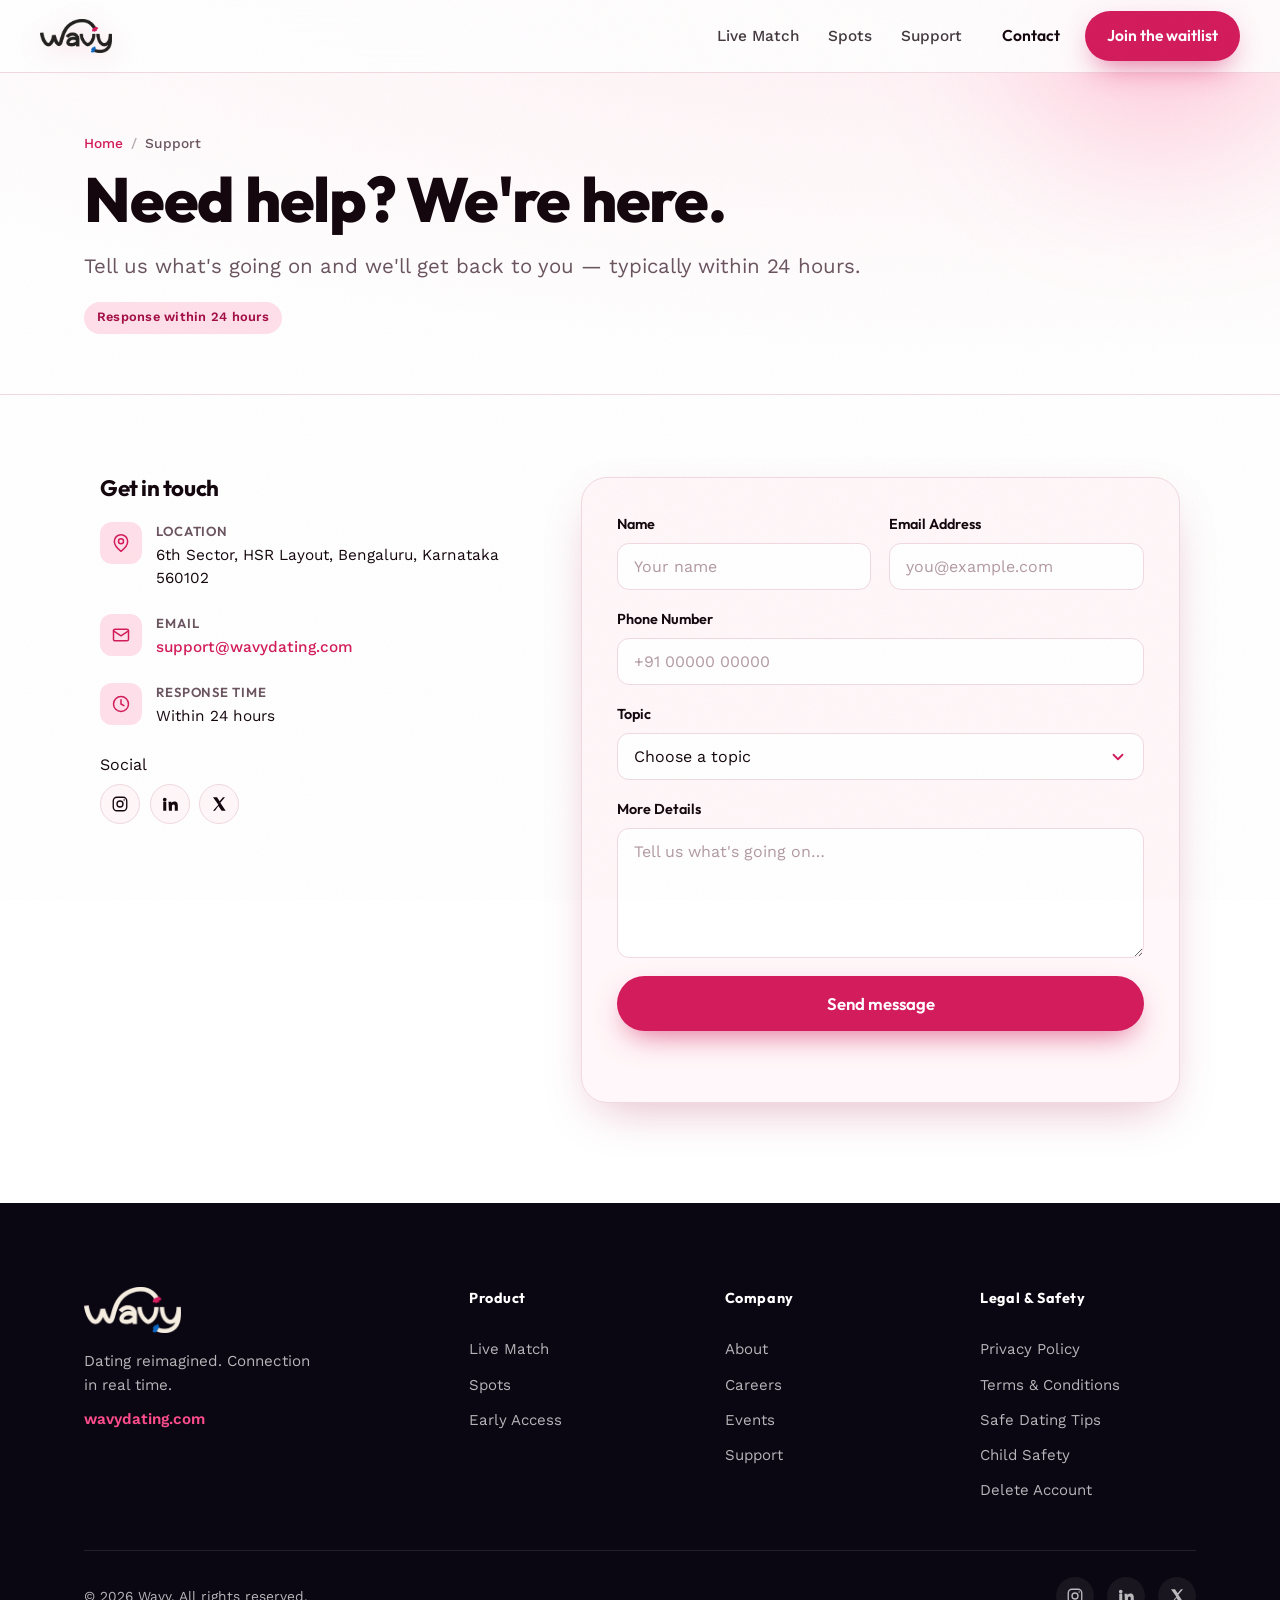
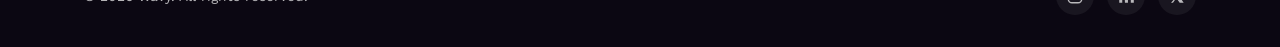
<file: support.html>
<!DOCTYPE html>
<html lang="en">
<head>
<meta charset="UTF-8" />
<meta name="viewport" content="width=device-width, initial-scale=1.0" />
<title>Support — Wavy</title>
<meta name="description" content="Need help with Wavy? Get in touch with our support team — we typically respond within 24 hours." />
<meta name="theme-color" content="#0B0712" />
<link rel="canonical" href="https://wavydating.com/support" />
<meta name="robots" content="index, follow, max-image-preview:large, max-snippet:-1, max-video-preview:-1" />
<meta property="og:title" content="Support — Wavy" />
<meta property="og:description" content="Need help with Wavy? Get in touch with our support team — we typically respond within 24 hours." />
<meta property="og:type" content="website" />
<meta property="og:url" content="https://wavydating.com/support" />
<meta property="og:image" content="https://wavydating.com/assets/og-image.png" />
<meta property="og:image:width" content="1200" />
<meta property="og:image:height" content="630" />
<meta property="og:image:type" content="image/png" />
<meta property="og:image:alt" content="Wavy — go live to meet someone nearby, or drop into a Spot to find your people." />
<meta property="og:site_name" content="Wavy" />
<meta property="og:locale" content="en_US" />

<!-- Twitter -->
<meta name="twitter:card" content="summary_large_image" />
<meta name="twitter:site" content="@Wavy_match" />
<meta name="twitter:creator" content="@Wavy_match" />
<meta name="twitter:title" content="Support — Wavy" />
<meta name="twitter:description" content="Need help with Wavy? Get in touch with our support team — we typically respond within 24 hours." />
<meta name="twitter:image" content="https://wavydating.com/assets/og-image.png" />
<meta name="twitter:image:alt" content="Wavy — meet people in real time." />
<link rel="icon" type="image/png" href="assets/iconMark.png" />
<link rel="apple-touch-icon" href="assets/iconMark.png" />
<link rel="manifest" href="/site.webmanifest" />
<link rel="preconnect" href="https://fonts.googleapis.com" />
<link rel="preconnect" href="https://fonts.gstatic.com" crossorigin />
<link href="https://fonts.googleapis.com/css2?family=Outfit:wght@300;400;500;600;700;800;900&family=Work+Sans:wght@300;400;500;600;700&display=swap" rel="stylesheet" />
<link rel="stylesheet" href="styles.css" />
<link rel="stylesheet" href="pages.css" />
<script type="application/ld+json">
{
  "@context": "https://schema.org",
  "@type": "BreadcrumbList",
  "itemListElement": [
    {
      "@type": "ListItem",
      "position": 1,
      "name": "Home",
      "item": "https://wavydating.com/"
    },
    {
      "@type": "ListItem",
      "position": 2,
      "name": "Support",
      "item": "https://wavydating.com/support"
    }
  ]
}
</script>
</head>
<body>
<div class="grain" aria-hidden="true"></div>

<!-- ============ NAV ============ -->
<header class="nav nav--solid" id="nav">
  <div class="nav__inner">
    <a href="/" class="brand" aria-label="Wavy home">
      <img src="assets/Black.png" alt="Wavy" class="brand__logo" width="76" height="36" />
    </a>
    <nav class="nav__links" aria-label="Primary">
      <a href="/#live">Live Match</a>
      <a href="/#spots">Spots</a>
      <a href="/support">Support</a>
    </nav>
    <div class="nav__cta">
      <a href="/support" class="btn btn--ghost">Contact</a>
      <a href="/earlyaccess" class="btn btn--primary">Join the waitlist</a>
    </div>
    <button class="nav__burger" id="burger" aria-label="Open menu" aria-expanded="false">
      <span></span><span></span><span></span>
    </button>
  </div>
  <div class="nav__mobile" id="mobileMenu" hidden>
    <a href="/#live">Live Match</a>
    <a href="/#spots">Spots</a>
    <a href="/support">Support</a>
    <a href="/earlyaccess" class="btn btn--primary btn--block">Join the waitlist</a>
  </div>
</header>

<main>
  <!-- ============ SUB HERO ============ -->
  <section class="subhero">
    <div class="subhero__inner">
      <p class="crumb"><a href="/">Home</a><span>/</span>Support</p>
      <h1>Need help? We're here.</h1>
      <p class="lead">Tell us what's going on and we'll get back to you — typically within 24 hours.</p>
      <span class="lastup">Response within 24 hours</span>
    </div>
  </section>

  <!-- ============ CONTACT FORM ============ -->
  <section class="formwrap">
    <div class="formaside">
      <h2>Get in touch</h2>
      <div class="infoblock">
        <div class="infoblock__ic">
          <svg viewBox="0 0 24 24" fill="none" stroke="currentColor" stroke-width="1.8" stroke-linecap="round" stroke-linejoin="round"><path d="M20 10c0 6-8 12-8 12s-8-6-8-12a8 8 0 0 1 16 0z"/><circle cx="12" cy="10" r="3"/></svg>
        </div>
        <div>
          <p class="lbl">Location</p>
          <p>6th Sector, HSR Layout, Bengaluru, Karnataka 560102</p>
        </div>
      </div>
      <div class="infoblock">
        <div class="infoblock__ic">
          <svg viewBox="0 0 24 24" fill="none" stroke="currentColor" stroke-width="1.8" stroke-linecap="round" stroke-linejoin="round"><rect x="3" y="5" width="18" height="14" rx="2"/><path d="m3 7 9 6 9-6"/></svg>
        </div>
        <div>
          <p class="lbl">Email</p>
          <p><a href="mailto:support@wavydating.com">support@wavydating.com</a></p>
        </div>
      </div>
      <div class="infoblock">
        <div class="infoblock__ic">
          <svg viewBox="0 0 24 24" fill="none" stroke="currentColor" stroke-width="1.8" stroke-linecap="round" stroke-linejoin="round"><circle cx="12" cy="12" r="9"/><path d="M12 7v5l3.5 2"/></svg>
        </div>
        <div>
          <p class="lbl">Response time</p>
          <p>Within 24 hours</p>
        </div>
      </div>
      <p class="lbl">Social</p>
      <div class="aside-social">
        <a href="https://www.instagram.com/wavy.match/" target="_blank" rel="noopener noreferrer" aria-label="Instagram"><svg width="18" height="18" viewBox="0 0 24 24" fill="none" stroke="currentColor" stroke-width="1.8"><rect x="3" y="3" width="18" height="18" rx="5"/><circle cx="12" cy="12" r="4"/><circle cx="17.5" cy="6.5" r="1" fill="currentColor" stroke="none"/></svg></a>
        <a href="https://www.linkedin.com/company/wavydating/" target="_blank" rel="noopener noreferrer" aria-label="LinkedIn"><svg width="18" height="18" viewBox="0 0 24 24" fill="currentColor"><path d="M4.98 3.5a2.5 2.5 0 1 0 0 5 2.5 2.5 0 0 0 0-5zM3 9h4v12H3zM10 9h3.8v1.7h.05c.53-.95 1.83-1.95 3.77-1.95 4.03 0 4.78 2.5 4.78 5.75V21h-4v-5.3c0-1.26-.02-2.9-1.77-2.9-1.77 0-2.04 1.38-2.04 2.8V21h-4z"/></svg></a>
        <a href="https://x.com/Wavy_match" target="_blank" rel="noopener noreferrer" aria-label="X"><svg width="16" height="16" viewBox="0 0 24 24" fill="currentColor"><path d="M18 2h3l-7 8 8 12h-6l-5-7-5 7H3l8-9L3 2h6l4 6 5-6z"/></svg></a>
      </div>
    </div>

    <form class="form jsform" data-success="Thanks! Your message has been received — we'll get back to you within 24 hours." action="https://api.web3forms.com/submit" method="POST">
      <input type="hidden" name="access_key" value="50cf914f-3579-4ac0-b2d4-6504f971f630" />
      <input type="hidden" name="subject" value="New support request — Wavy" />
      <input type="hidden" name="from_name" value="Wavy Support" />
      <input type="checkbox" name="botcheck" tabindex="-1" autocomplete="off" aria-hidden="true" style="display:none" />
      <div class="form__row">
        <div class="field">
          <label for="name">Name</label>
          <input type="text" id="name" name="name" placeholder="Your name" required />
        </div>
        <div class="field">
          <label for="email">Email Address</label>
          <input type="email" id="email" name="email" placeholder="you@example.com" required />
        </div>
      </div>
      <div class="field">
        <label for="phone">Phone Number</label>
        <input type="tel" id="phone" name="phone" placeholder="+91 00000 00000" />
      </div>
      <div class="field">
        <label for="topic">Topic</label>
        <select id="topic" name="topic" required>
          <option value="" disabled selected>Choose a topic</option>
          <option value="account-login">Account login issues</option>
          <option value="billing">Subscription / billing</option>
          <option value="verification">Profile verification</option>
          <option value="reporting">Reporting a user</option>
          <option value="deletion">Account deletion</option>
          <option value="other">Other</option>
        </select>
      </div>
      <div class="field">
        <label for="details">More Details</label>
        <textarea id="details" name="details" placeholder="Tell us what's going on…" required></textarea>
      </div>
      <button type="submit" class="btn btn--primary btn--lg">Send message</button>
      <p class="form__msg"></p>
    </form>
  </section>
</main>

<!-- ============ FOOTER ============ -->
<footer class="foot">
  <div class="wrap foot__grid">
    <div class="foot__brand">
      <a href="/" class="brand">
        <img src="assets/White.png" alt="Wavy" class="brand__logo brand__logo--foot" width="128" height="60" />
      </a>
      <p>Dating reimagined. Connection in real time.</p>
      <p class="foot__dot">wavydating.com</p>
    </div>
    <nav class="foot__col" aria-label="Product">
      <p class="foot__h">Product</p>
      <a href="/#live">Live Match</a>
      <a href="/#spots">Spots</a>
      <a href="/earlyaccess">Early Access</a>
    </nav>
    <nav class="foot__col" aria-label="Company">
      <p class="foot__h">Company</p>
      <a href="/#why">About</a>
      <a href="/career">Careers</a>
      <a href="/events">Events</a>
      <a href="/support">Support</a>
    </nav>
    <nav class="foot__col" aria-label="Legal &amp; Safety">
      <p class="foot__h">Legal &amp; Safety</p>
      <a href="/privacy-policy">Privacy Policy</a>
      <a href="/terms-conditions">Terms &amp; Conditions</a>
      <a href="/safetips">Safe Dating Tips</a>
      <a href="/child-safety">Child Safety</a>
      <a href="/delete-account">Delete Account</a>
    </nav>
  </div>
  <div class="wrap foot__bar">
    <p>© <span id="yr">2026</span> Wavy. All rights reserved.</p>
    <div class="foot__social">
      <a href="https://www.instagram.com/wavy.match/" target="_blank" rel="noopener noreferrer" aria-label="Instagram"><svg width="18" height="18" viewBox="0 0 24 24" fill="none" stroke="currentColor" stroke-width="1.8"><rect x="3" y="3" width="18" height="18" rx="5"/><circle cx="12" cy="12" r="4"/><circle cx="17.5" cy="6.5" r="1" fill="currentColor" stroke="none"/></svg></a>
      <a href="https://www.linkedin.com/company/wavydating/" target="_blank" rel="noopener noreferrer" aria-label="LinkedIn"><svg width="18" height="18" viewBox="0 0 24 24" fill="currentColor"><path d="M4.98 3.5a2.5 2.5 0 1 0 0 5 2.5 2.5 0 0 0 0-5zM3 9h4v12H3zM10 9h3.8v1.7h.05c.53-.95 1.83-1.95 3.77-1.95 4.03 0 4.78 2.5 4.78 5.75V21h-4v-5.3c0-1.26-.02-2.9-1.77-2.9-1.77 0-2.04 1.38-2.04 2.8V21h-4z"/></svg></a>
      <a href="https://x.com/Wavy_match" target="_blank" rel="noopener noreferrer" aria-label="X"><svg width="16" height="16" viewBox="0 0 24 24" fill="currentColor"><path d="M18 2h3l-7 8 8 12h-6l-5-7-5 7H3l8-9L3 2h6l4 6 5-6z"/></svg></a>
    </div>
  </div>
</footer>

<script src="script.js" defer></script>
</body>
</html>
</file>
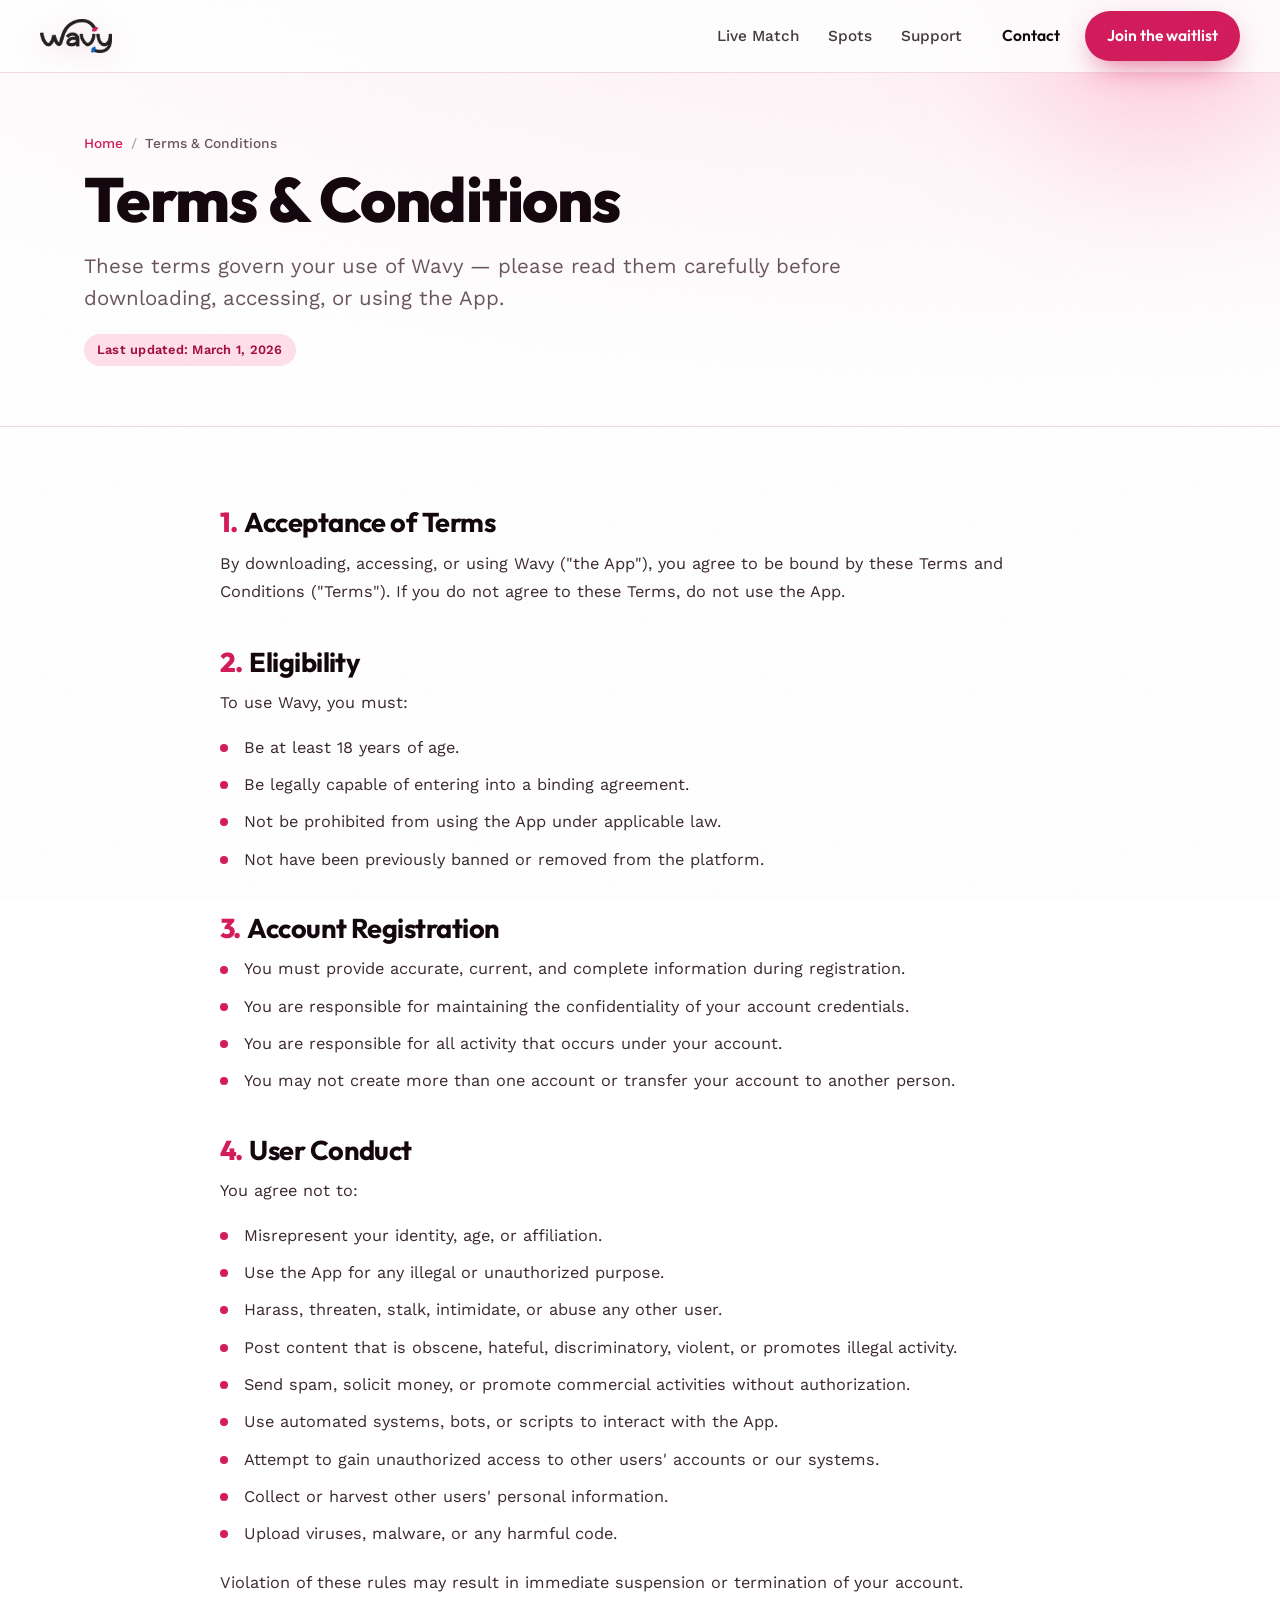
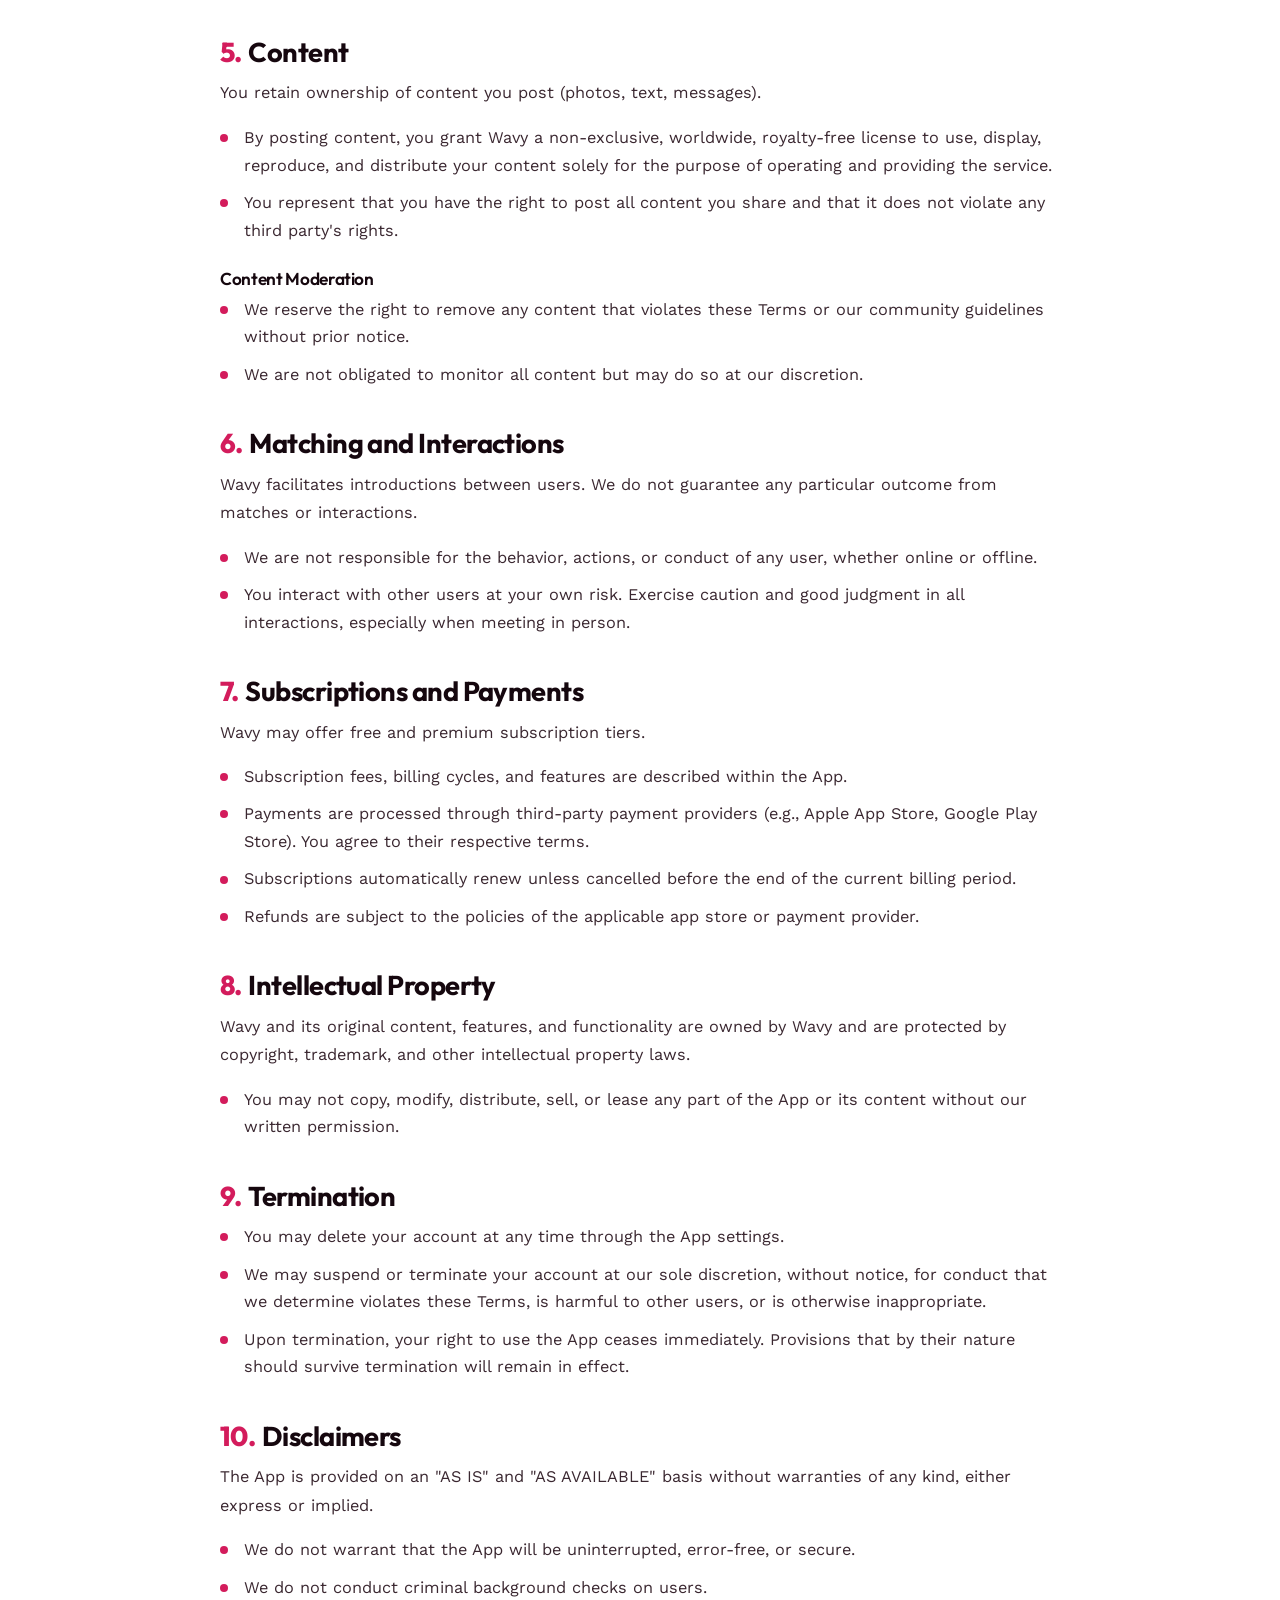
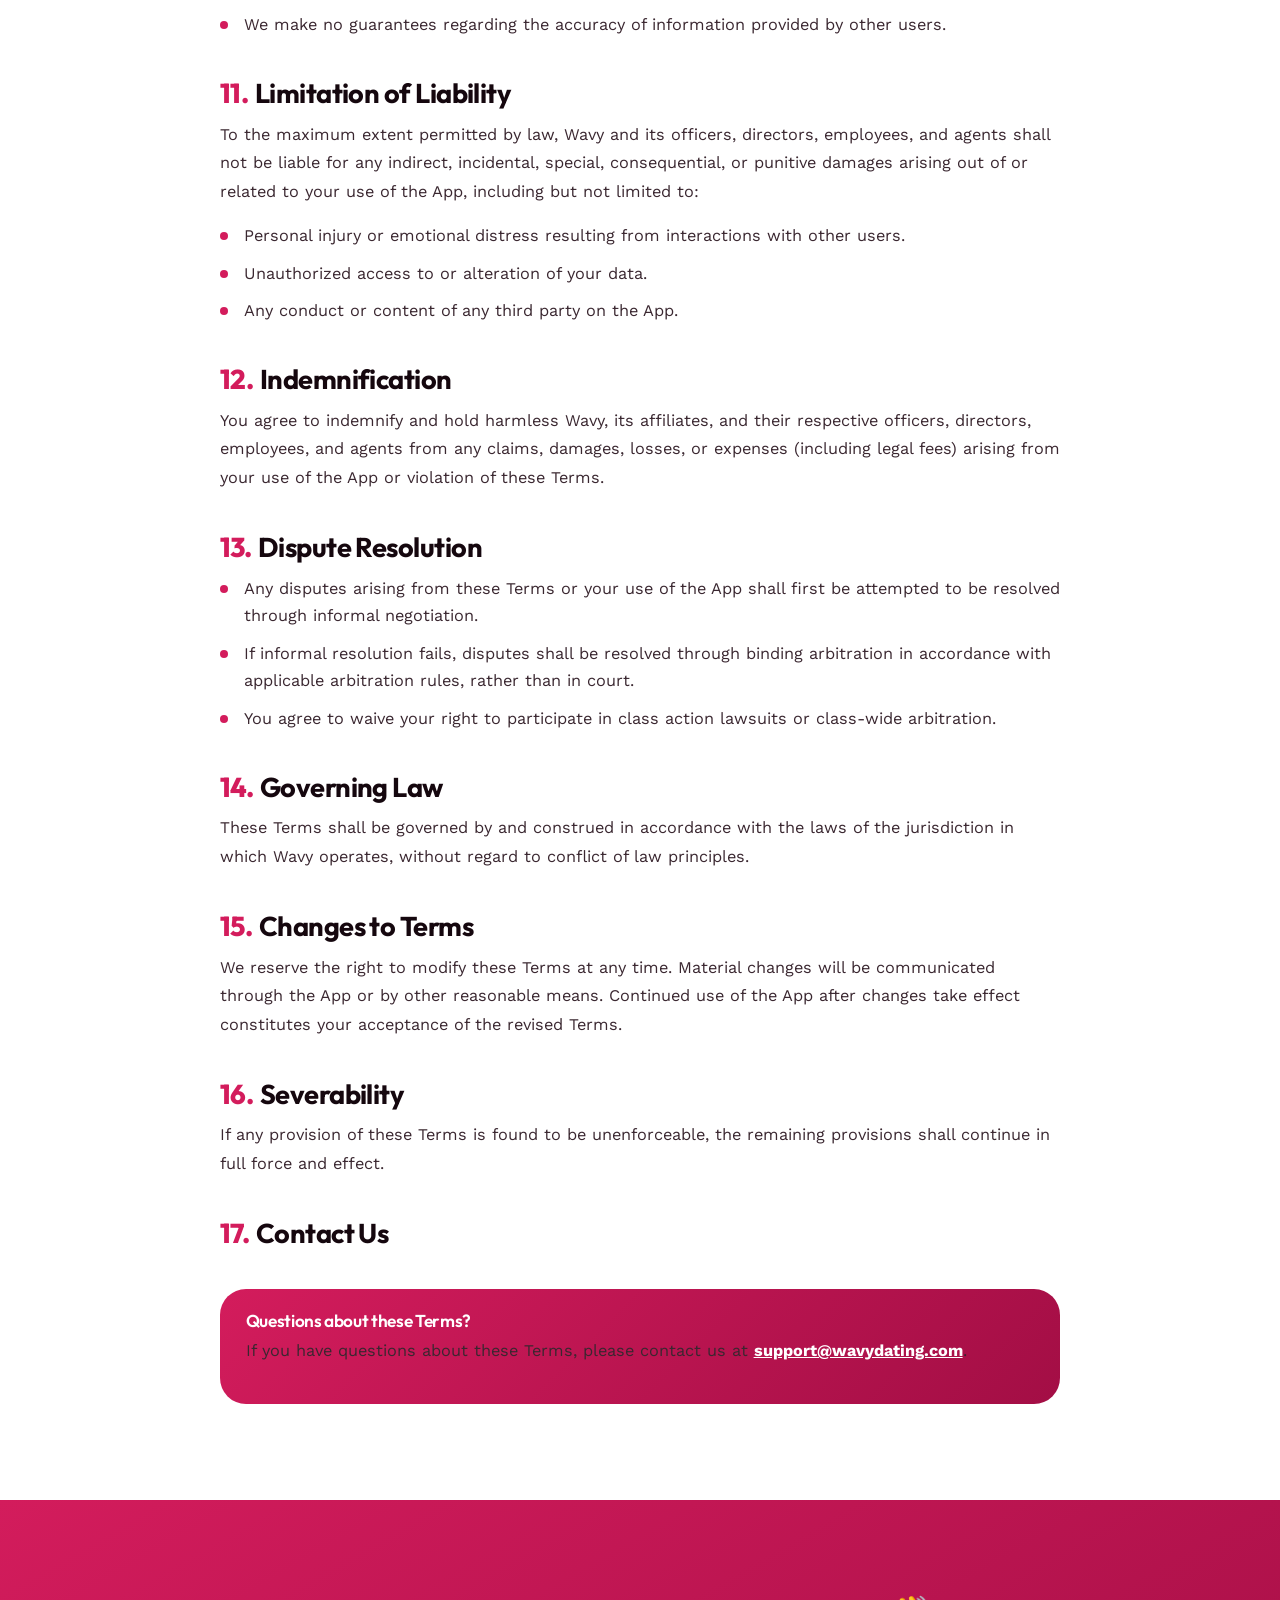
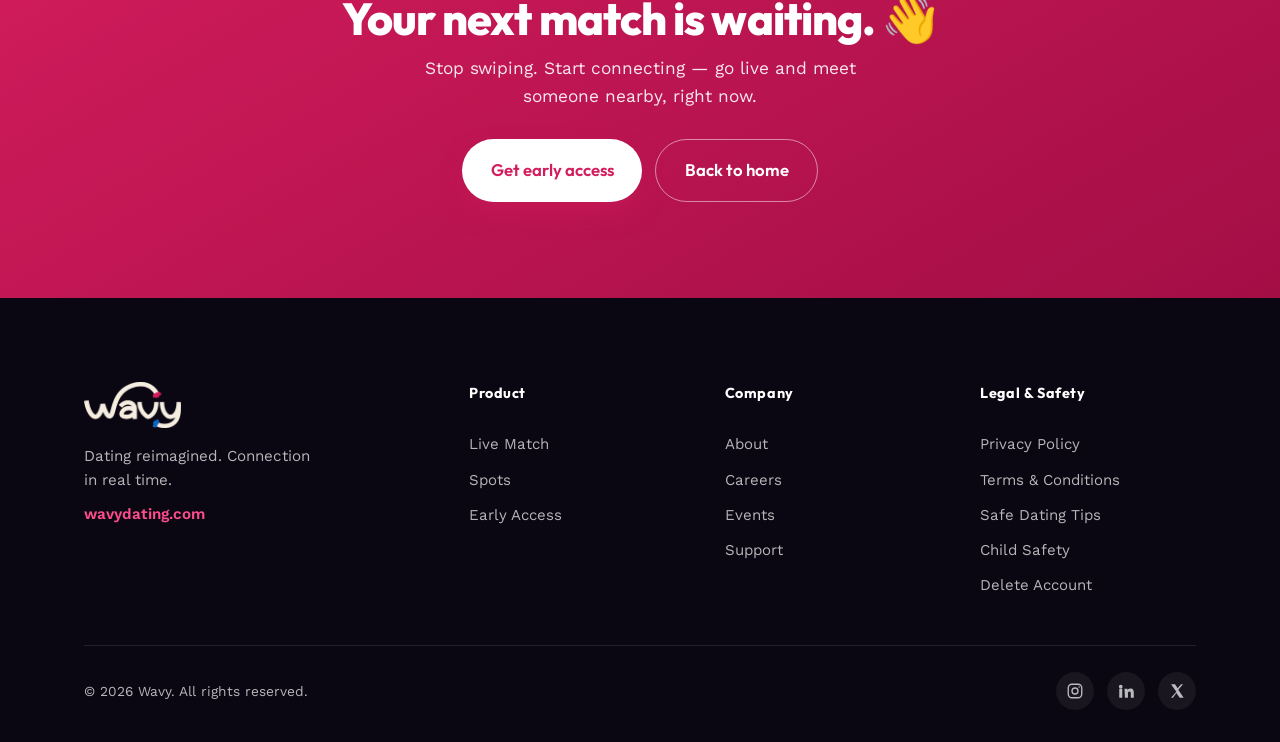
<file: terms-conditions.html>
<!DOCTYPE html>
<html lang="en">
<head>
<meta charset="UTF-8" />
<meta name="viewport" content="width=device-width, initial-scale=1.0" />
<title>Terms &amp; Conditions — Wavy</title>
<meta name="description" content="The terms and conditions governing your use of Wavy. Read about eligibility, user conduct, subscriptions, and your rights and responsibilities." />
<meta name="theme-color" content="#0B0712" />
<link rel="canonical" href="https://wavydating.com/terms-conditions" />
<meta name="robots" content="index, follow, max-image-preview:large, max-snippet:-1, max-video-preview:-1" />
<meta property="og:title" content="Terms &amp; Conditions — Wavy" />
<meta property="og:description" content="The terms and conditions governing your use of Wavy." />
<meta property="og:type" content="website" />
<meta property="og:url" content="https://wavydating.com/terms-conditions" />
<meta property="og:image" content="https://wavydating.com/assets/og-image.png" />
<meta property="og:image:width" content="1200" />
<meta property="og:image:height" content="630" />
<meta property="og:image:type" content="image/png" />
<meta property="og:image:alt" content="Wavy — go live to meet someone nearby, or drop into a Spot to find your people." />
<meta property="og:site_name" content="Wavy" />
<meta property="og:locale" content="en_US" />

<!-- Twitter -->
<meta name="twitter:card" content="summary_large_image" />
<meta name="twitter:site" content="@Wavy_match" />
<meta name="twitter:creator" content="@Wavy_match" />
<meta name="twitter:title" content="Terms &amp; Conditions — Wavy" />
<meta name="twitter:description" content="The terms and conditions governing your use of Wavy." />
<meta name="twitter:image" content="https://wavydating.com/assets/og-image.png" />
<meta name="twitter:image:alt" content="Wavy — meet people in real time." />
<link rel="icon" type="image/png" href="assets/iconMark.png" />
<link rel="apple-touch-icon" href="assets/iconMark.png" />
<link rel="manifest" href="/site.webmanifest" />
<link rel="preconnect" href="https://fonts.googleapis.com" />
<link rel="preconnect" href="https://fonts.gstatic.com" crossorigin />
<link href="https://fonts.googleapis.com/css2?family=Outfit:wght@300;400;500;600;700;800;900&family=Work+Sans:wght@300;400;500;600;700&display=swap" rel="stylesheet" />
<link rel="stylesheet" href="styles.css" />
<link rel="stylesheet" href="pages.css" />
<script type="application/ld+json">
{
  "@context": "https://schema.org",
  "@type": "BreadcrumbList",
  "itemListElement": [
    {
      "@type": "ListItem",
      "position": 1,
      "name": "Home",
      "item": "https://wavydating.com/"
    },
    {
      "@type": "ListItem",
      "position": 2,
      "name": "Terms & Conditions",
      "item": "https://wavydating.com/terms-conditions"
    }
  ]
}
</script>
</head>
<body>
<div class="grain" aria-hidden="true"></div>

<!-- ============ NAV ============ -->
<header class="nav nav--solid" id="nav">
  <div class="nav__inner">
    <a href="/" class="brand" aria-label="Wavy home">
      <img src="assets/Black.png" alt="Wavy" class="brand__logo" width="76" height="36" />
    </a>
    <nav class="nav__links" aria-label="Primary">
      <a href="/#live">Live Match</a>
      <a href="/#spots">Spots</a>
      <a href="/support">Support</a>
    </nav>
    <div class="nav__cta">
      <a href="/support" class="btn btn--ghost">Contact</a>
      <a href="/earlyaccess" class="btn btn--primary">Join the waitlist</a>
    </div>
    <button class="nav__burger" id="burger" aria-label="Open menu" aria-expanded="false">
      <span></span><span></span><span></span>
    </button>
  </div>
  <div class="nav__mobile" id="mobileMenu" hidden>
    <a href="/#live">Live Match</a>
    <a href="/#spots">Spots</a>
    <a href="/support">Support</a>
    <a href="/earlyaccess" class="btn btn--primary btn--block">Join the waitlist</a>
  </div>
</header>

<main>
  <!-- ============ SUB HERO ============ -->
  <section class="subhero">
    <div class="subhero__inner">
      <p class="crumb"><a href="/">Home</a><span>/</span>Terms &amp; Conditions</p>
      <h1>Terms &amp; Conditions</h1>
      <p class="lead">These terms govern your use of Wavy — please read them carefully before downloading, accessing, or using the App.</p>
      <span class="lastup">Last updated: March 1, 2026</span>
    </div>
  </section>

  <!-- ============ LEGAL ============ -->
  <article class="legal">
    <h2><span class="n">1.</span>Acceptance of Terms</h2>
    <p>By downloading, accessing, or using Wavy ("the App"), you agree to be bound by these Terms and Conditions ("Terms"). If you do not agree to these Terms, do not use the App.</p>

    <h2><span class="n">2.</span>Eligibility</h2>
    <p>To use Wavy, you must:</p>
    <ul>
      <li>Be at least 18 years of age.</li>
      <li>Be legally capable of entering into a binding agreement.</li>
      <li>Not be prohibited from using the App under applicable law.</li>
      <li>Not have been previously banned or removed from the platform.</li>
    </ul>

    <h2><span class="n">3.</span>Account Registration</h2>
    <ul>
      <li>You must provide accurate, current, and complete information during registration.</li>
      <li>You are responsible for maintaining the confidentiality of your account credentials.</li>
      <li>You are responsible for all activity that occurs under your account.</li>
      <li>You may not create more than one account or transfer your account to another person.</li>
    </ul>

    <h2><span class="n">4.</span>User Conduct</h2>
    <p>You agree not to:</p>
    <ul>
      <li>Misrepresent your identity, age, or affiliation.</li>
      <li>Use the App for any illegal or unauthorized purpose.</li>
      <li>Harass, threaten, stalk, intimidate, or abuse any other user.</li>
      <li>Post content that is obscene, hateful, discriminatory, violent, or promotes illegal activity.</li>
      <li>Send spam, solicit money, or promote commercial activities without authorization.</li>
      <li>Use automated systems, bots, or scripts to interact with the App.</li>
      <li>Attempt to gain unauthorized access to other users' accounts or our systems.</li>
      <li>Collect or harvest other users' personal information.</li>
      <li>Upload viruses, malware, or any harmful code.</li>
    </ul>
    <p>Violation of these rules may result in immediate suspension or termination of your account.</p>

    <h2><span class="n">5.</span>Content</h2>
    <p>You retain ownership of content you post (photos, text, messages).</p>
    <ul>
      <li>By posting content, you grant Wavy a non-exclusive, worldwide, royalty-free license to use, display, reproduce, and distribute your content solely for the purpose of operating and providing the service.</li>
      <li>You represent that you have the right to post all content you share and that it does not violate any third party's rights.</li>
    </ul>
    <h3>Content Moderation</h3>
    <ul>
      <li>We reserve the right to remove any content that violates these Terms or our community guidelines without prior notice.</li>
      <li>We are not obligated to monitor all content but may do so at our discretion.</li>
    </ul>

    <h2><span class="n">6.</span>Matching and Interactions</h2>
    <p>Wavy facilitates introductions between users. We do not guarantee any particular outcome from matches or interactions.</p>
    <ul>
      <li>We are not responsible for the behavior, actions, or conduct of any user, whether online or offline.</li>
      <li>You interact with other users at your own risk. Exercise caution and good judgment in all interactions, especially when meeting in person.</li>
    </ul>

    <h2><span class="n">7.</span>Subscriptions and Payments</h2>
    <p>Wavy may offer free and premium subscription tiers.</p>
    <ul>
      <li>Subscription fees, billing cycles, and features are described within the App.</li>
      <li>Payments are processed through third-party payment providers (e.g., Apple App Store, Google Play Store). You agree to their respective terms.</li>
      <li>Subscriptions automatically renew unless cancelled before the end of the current billing period.</li>
      <li>Refunds are subject to the policies of the applicable app store or payment provider.</li>
    </ul>

    <h2><span class="n">8.</span>Intellectual Property</h2>
    <p>Wavy and its original content, features, and functionality are owned by Wavy and are protected by copyright, trademark, and other intellectual property laws.</p>
    <ul>
      <li>You may not copy, modify, distribute, sell, or lease any part of the App or its content without our written permission.</li>
    </ul>

    <h2><span class="n">9.</span>Termination</h2>
    <ul>
      <li>You may delete your account at any time through the App settings.</li>
      <li>We may suspend or terminate your account at our sole discretion, without notice, for conduct that we determine violates these Terms, is harmful to other users, or is otherwise inappropriate.</li>
      <li>Upon termination, your right to use the App ceases immediately. Provisions that by their nature should survive termination will remain in effect.</li>
    </ul>

    <h2><span class="n">10.</span>Disclaimers</h2>
    <p>The App is provided on an "AS IS" and "AS AVAILABLE" basis without warranties of any kind, either express or implied.</p>
    <ul>
      <li>We do not warrant that the App will be uninterrupted, error-free, or secure.</li>
      <li>We do not conduct criminal background checks on users.</li>
      <li>We make no guarantees regarding the accuracy of information provided by other users.</li>
    </ul>

    <h2><span class="n">11.</span>Limitation of Liability</h2>
    <p>To the maximum extent permitted by law, Wavy and its officers, directors, employees, and agents shall not be liable for any indirect, incidental, special, consequential, or punitive damages arising out of or related to your use of the App, including but not limited to:</p>
    <ul>
      <li>Personal injury or emotional distress resulting from interactions with other users.</li>
      <li>Unauthorized access to or alteration of your data.</li>
      <li>Any conduct or content of any third party on the App.</li>
    </ul>

    <h2><span class="n">12.</span>Indemnification</h2>
    <p>You agree to indemnify and hold harmless Wavy, its affiliates, and their respective officers, directors, employees, and agents from any claims, damages, losses, or expenses (including legal fees) arising from your use of the App or violation of these Terms.</p>

    <h2><span class="n">13.</span>Dispute Resolution</h2>
    <ul>
      <li>Any disputes arising from these Terms or your use of the App shall first be attempted to be resolved through informal negotiation.</li>
      <li>If informal resolution fails, disputes shall be resolved through binding arbitration in accordance with applicable arbitration rules, rather than in court.</li>
      <li>You agree to waive your right to participate in class action lawsuits or class-wide arbitration.</li>
    </ul>

    <h2><span class="n">14.</span>Governing Law</h2>
    <p>These Terms shall be governed by and construed in accordance with the laws of the jurisdiction in which Wavy operates, without regard to conflict of law principles.</p>

    <h2><span class="n">15.</span>Changes to Terms</h2>
    <p>We reserve the right to modify these Terms at any time. Material changes will be communicated through the App or by other reasonable means. Continued use of the App after changes take effect constitutes your acceptance of the revised Terms.</p>

    <h2><span class="n">16.</span>Severability</h2>
    <p>If any provision of these Terms is found to be unenforceable, the remaining provisions shall continue in full force and effect.</p>

    <h2><span class="n">17.</span>Contact Us</h2>
    <div class="legal__contact">
      <h3>Questions about these Terms?</h3>
      <p>If you have questions about these Terms, please contact us at <a href="mailto:support@wavydating.com">support@wavydating.com</a>.</p>
    </div>
  </article>

  <!-- ============ END CTA ============ -->
  <section class="endcta">
    <h2>Your next match is waiting. 👋</h2>
    <p>Stop swiping. Start connecting — go live and meet someone nearby, right now.</p>
    <div class="simple__actions">
      <a href="/earlyaccess" class="btn btn--primary btn--lg">Get early access</a>
      <a href="/" class="btn btn--ghost btn--lg">Back to home</a>
    </div>
  </section>
</main>

<!-- ============ FOOTER ============ -->
<footer class="foot">
  <div class="wrap foot__grid">
    <div class="foot__brand">
      <a href="/" class="brand">
        <img src="assets/White.png" alt="Wavy" class="brand__logo brand__logo--foot" width="128" height="60" />
      </a>
      <p>Dating reimagined. Connection in real time.</p>
      <p class="foot__dot">wavydating.com</p>
    </div>
    <nav class="foot__col" aria-label="Product">
      <p class="foot__h">Product</p>
      <a href="/#live">Live Match</a>
      <a href="/#spots">Spots</a>
      <a href="/earlyaccess">Early Access</a>
    </nav>
    <nav class="foot__col" aria-label="Company">
      <p class="foot__h">Company</p>
      <a href="/#why">About</a>
      <a href="/career">Careers</a>
      <a href="/events">Events</a>
      <a href="/support">Support</a>
    </nav>
    <nav class="foot__col" aria-label="Legal &amp; Safety">
      <p class="foot__h">Legal &amp; Safety</p>
      <a href="/privacy-policy">Privacy Policy</a>
      <a href="/terms-conditions">Terms &amp; Conditions</a>
      <a href="/safetips">Safe Dating Tips</a>
      <a href="/child-safety">Child Safety</a>
      <a href="/delete-account">Delete Account</a>
    </nav>
  </div>
  <div class="wrap foot__bar">
    <p>© <span id="yr">2026</span> Wavy. All rights reserved.</p>
    <div class="foot__social">
      <a href="https://www.instagram.com/wavy.match/" target="_blank" rel="noopener noreferrer" aria-label="Instagram"><svg width="18" height="18" viewBox="0 0 24 24" fill="none" stroke="currentColor" stroke-width="1.8"><rect x="3" y="3" width="18" height="18" rx="5"/><circle cx="12" cy="12" r="4"/><circle cx="17.5" cy="6.5" r="1" fill="currentColor" stroke="none"/></svg></a>
      <a href="https://www.linkedin.com/company/wavydating/" target="_blank" rel="noopener noreferrer" aria-label="LinkedIn"><svg width="18" height="18" viewBox="0 0 24 24" fill="currentColor"><path d="M4.98 3.5a2.5 2.5 0 1 0 0 5 2.5 2.5 0 0 0 0-5zM3 9h4v12H3zM10 9h3.8v1.7h.05c.53-.95 1.83-1.95 3.77-1.95 4.03 0 4.78 2.5 4.78 5.75V21h-4v-5.3c0-1.26-.02-2.9-1.77-2.9-1.77 0-2.04 1.38-2.04 2.8V21h-4z"/></svg></a>
      <a href="https://x.com/Wavy_match" target="_blank" rel="noopener noreferrer" aria-label="X"><svg width="16" height="16" viewBox="0 0 24 24" fill="currentColor"><path d="M18 2h3l-7 8 8 12h-6l-5-7-5 7H3l8-9L3 2h6l4 6 5-6z"/></svg></a>
    </div>
  </div>
</footer>

<script src="script.js" defer></script>
</body>
</html>
</file>
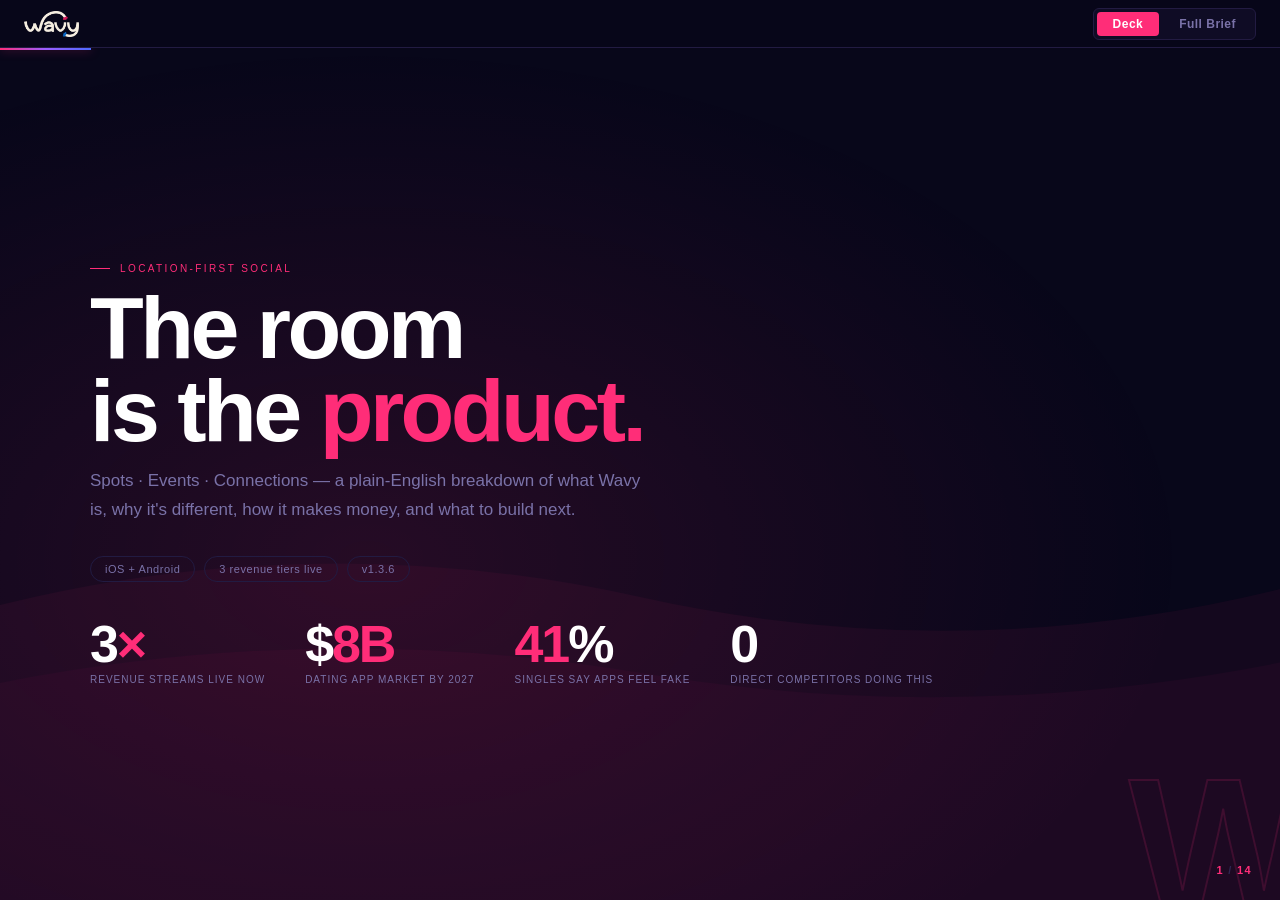
<file: whitepaper.html>
<!DOCTYPE html>
<html lang="en">
<head>
<meta charset="UTF-8" />
<title>Wavy — Strategic Whitepaper 2026</title>
<meta name="viewport" content="width=device-width, initial-scale=1">
<meta name="description" content="A plain-English breakdown of what Wavy is, why it's different, how it makes money, and what to build next. Location-first social for real connections." />
<link rel="canonical" href="https://wavydating.com/whitepaper.html" />
<link rel="icon" href="/assets/iconMark.png" />
<style>
*,*::before,*::after{box-sizing:border-box;margin:0;padding:0}
:root{
  --bg:#08071A;--surface:#0F0C25;--card:#15102E;--border:#221B42;
  --accent:#FF2D78;--accent2:#FF6FA8;--coral:#4D6AFF;--gold:#F0B429;
  --txt:#EDE8F8;--muted:#7A72A8;--dim:#2E2650;
  --sans:"Helvetica Neue",Arial,system-ui,sans-serif;
}
html,body{width:100%;height:100%;font-family:var(--sans);-webkit-font-smoothing:antialiased;color:var(--txt);background:var(--bg)}

/* ── MODE TOGGLE BAR ── */
#modebar{
  position:fixed;top:0;left:0;right:0;z-index:300;
  height:48px;background:rgba(8,7,26,0.96);backdrop-filter:blur(12px);
  border-bottom:1px solid var(--border);
  display:flex;align-items:center;justify-content:space-between;
  padding:0 24px;
}
.mb-brand{font-weight:900;font-size:14px;letter-spacing:-0.02em;color:#fff}
.mb-brand em{color:var(--accent);font-style:normal}
.mb-tabs{display:flex;gap:4px;background:var(--surface);border:1px solid var(--border);border-radius:6px;padding:3px}
.mb-tab{
  padding:5px 16px;border:none;background:transparent;cursor:pointer;
  font-family:var(--sans);font-size:12px;font-weight:600;letter-spacing:0.04em;
  color:var(--muted);border-radius:4px;transition:all 0.2s;
}
.mb-tab.active{background:var(--accent);color:#fff}
.mb-tab:hover:not(.active){color:var(--txt)}
.mb-dl{
  padding:6px 14px;background:transparent;border:1px solid var(--border);
  border-radius:4px;font-family:var(--sans);font-size:11px;font-weight:600;
  color:var(--muted);cursor:pointer;letter-spacing:0.06em;
  transition:all 0.2s;
}
.mb-dl:hover{border-color:var(--accent);color:var(--accent)}

/* ══════════════════════════════════════════════
   DECK MODE
══════════════════════════════════════════════ */
#deck-mode{display:block;position:fixed;inset:48px 0 0;overflow:hidden}
#brief-mode{display:none}

#progress{position:fixed;top:48px;left:0;z-index:200;height:2px;background:linear-gradient(90deg,var(--accent),#9B5DFF,var(--coral));transition:width .4s cubic-bezier(.4,0,.2,1);box-shadow:0 0 10px rgba(255,45,120,.5)}
#counter{position:fixed;bottom:24px;right:28px;z-index:200;font-size:11px;letter-spacing:.12em;color:var(--dim);font-weight:600;font-variant-numeric:tabular-nums}
#counter span{color:var(--accent)}
.nav-a{position:fixed;top:50%;z-index:200;transform:translateY(-50%);width:40px;height:40px;display:flex;align-items:center;justify-content:center;cursor:pointer;opacity:0;transition:opacity .2s;border:1px solid var(--border);border-radius:50%;background:rgba(8,7,26,.85);backdrop-filter:blur(8px);color:var(--muted)}
.nav-a:hover{opacity:1!important;color:var(--accent);border-color:var(--accent)}
#np{left:16px}#nn{right:16px}
body:hover .nav-a{opacity:.35}
#hint-d{position:fixed;bottom:24px;left:50%;transform:translateX(-50%);z-index:200;font-size:11px;color:var(--dim);letter-spacing:.1em;animation:fo 4s ease-in-out 3s forwards}
@keyframes fo{to{opacity:0;pointer-events:none}}

.slide{position:absolute;inset:0;display:flex;align-items:center;justify-content:center;padding:48px 72px;opacity:0;pointer-events:none;transform:translateX(32px);transition:opacity .4s cubic-bezier(.4,0,.2,1),transform .4s cubic-bezier(.4,0,.2,1)}
.slide.active{opacity:1;pointer-events:all;transform:translateX(0)}
.slide.ex-l{opacity:0;transform:translateX(-32px);transition:opacity .28s,transform .28s}
.slide.ex-r{opacity:0;transform:translateX(32px);transition:opacity .28s,transform .28s}
@media(max-width:768px){.slide{padding:32px 20px}#np{left:6px}#nn{right:6px}}

.si{width:100%;max-width:1100px;position:relative;z-index:1}

/* typography */
.eye{font-size:10px;letter-spacing:.24em;text-transform:uppercase;color:var(--accent);margin-bottom:12px;display:flex;align-items:center;gap:10px}
.eye::before{content:'';width:20px;height:1px;background:var(--accent);flex-shrink:0}
.display{font-size:clamp(44px,7vw,88px);font-weight:900;line-height:.95;letter-spacing:-.04em;color:#fff;text-wrap:balance}
.display em{color:var(--accent);font-style:normal}
.hl{font-size:clamp(28px,4.5vw,52px);font-weight:900;line-height:1.05;letter-spacing:-.03em;color:#fff;text-wrap:balance}
.hl em{color:var(--accent);font-style:normal}
.sub{font-size:clamp(13px,1.8vw,17px);color:var(--muted);line-height:1.7;max-width:560px;margin-top:14px}
.bn{font-size:clamp(64px,10vw,128px);font-weight:900;line-height:.9;letter-spacing:-.05em;font-variant-numeric:tabular-nums;color:var(--accent)}
.bn.w{color:#fff}.bn.cr{color:var(--coral)}.bn.go{color:var(--gold)}

/* layout */
.g2{display:grid;grid-template-columns:1fr 1fr;gap:48px;align-items:center}
.g3{display:grid;grid-template-columns:1fr 1fr 1fr;gap:18px}
.g4{display:grid;grid-template-columns:repeat(4,1fr);gap:14px}
@media(max-width:860px){.g2{grid-template-columns:1fr;gap:28px}.g3{grid-template-columns:1fr 1fr}.g4{grid-template-columns:1fr 1fr}}
@media(max-width:500px){.g3,.g4{grid-template-columns:1fr}}

/* cards */
.dc{background:var(--card);border:1px solid var(--border);border-radius:6px;padding:20px 18px}
.dc.at{border-top:3px solid var(--accent)}.dc.ct{border-top:3px solid var(--coral)}.dc.gt{border-top:3px solid var(--gold)}
.dc h3{font-size:14px;font-weight:800;color:#fff;margin-bottom:7px;letter-spacing:-.01em}
.dc p{font-size:12px;color:var(--muted);line-height:1.6}
.dc .tg{display:inline-block;font-size:10px;letter-spacing:.08em;text-transform:uppercase;padding:3px 9px;border-radius:100px;background:rgba(255,45,120,.1);border:1px solid rgba(255,45,120,.3);color:var(--accent);margin-top:9px}

/* stat row */
.sr{display:flex;gap:40px;flex-wrap:wrap;margin-top:36px}
.sb{display:flex;flex-direction:column;gap:4px}
.sb .v{font-size:clamp(32px,5vw,52px);font-weight:900;letter-spacing:-.04em;color:#fff;line-height:1;font-variant-numeric:tabular-nums}
.sb .v em{color:var(--accent);font-style:normal}
.sb .l{font-size:10px;color:var(--muted);letter-spacing:.1em;text-transform:uppercase}

/* table */
.tw{overflow-x:auto;width:100%}
table{width:100%;border-collapse:collapse;font-size:clamp(10px,1.2vw,13px);font-variant-numeric:tabular-nums}
thead tr{border-bottom:1px solid var(--accent)}
th{padding:8px 11px;text-align:left;font-size:9px;letter-spacing:.16em;text-transform:uppercase;color:var(--accent);white-space:nowrap;font-weight:700}
td{padding:9px 11px;color:var(--muted);border-bottom:1px solid var(--border);vertical-align:middle;white-space:nowrap}
tr:last-child td{border-bottom:none}
td.yes{color:var(--accent);font-weight:800}
td.no{color:var(--dim)}
td.hi{color:#fff;font-weight:700}
td.wc{background:rgba(255,45,120,.05)}
tr:hover td{background:rgba(255,255,255,.01)}

/* tiers */
.tc{background:var(--card);border:1px solid var(--border);border-radius:6px;padding:24px 18px;position:relative;display:flex;flex-direction:column}
.tc.ft{border-color:var(--accent);border-width:2px}
.tb{position:absolute;top:-9px;left:16px;background:var(--accent);color:#000;font-size:9px;letter-spacing:.12em;text-transform:uppercase;font-weight:900;padding:3px 9px;border-radius:2px}
.tn{font-size:12px;font-weight:800;color:var(--muted);text-transform:uppercase;letter-spacing:.08em}
.tp{font-size:clamp(30px,4vw,44px);font-weight:900;letter-spacing:-.04em;color:#fff;font-variant-numeric:tabular-nums;line-height:1;margin:9px 0 3px}
.tp sup{font-size:15px}.tp sub{font-size:13px;color:var(--muted);font-weight:400}
.tc ul{list-style:none;padding:0;margin-top:14px;flex:1}
.tc ul li{font-size:11px;color:var(--muted);padding:5px 0;border-bottom:1px solid var(--border);display:flex;gap:7px;align-items:flex-start}
.tc ul li:last-child{border-bottom:none}
.tc ul li::before{content:'—';color:var(--dim);flex-shrink:0}
.tc ul li.on::before{content:'✓';color:var(--accent);font-weight:700}

/* moat bars */
.ml{display:flex;flex-direction:column;gap:16px;margin-top:20px}
.mi .mh{display:flex;justify-content:space-between;margin-bottom:5px}
.mi .mn{font-size:13px;color:var(--txt);font-weight:600}
.mi .ms{font-size:11px;color:var(--muted)}
.mb-bg{height:3px;background:var(--border);border-radius:2px;overflow:hidden}
.mb-f{height:100%;border-radius:2px}
.fa{background:var(--accent)}.fg{background:var(--gold)}.fc{background:var(--coral)}

/* phases */
.ph{display:flex;flex-direction:column;gap:12px;margin-top:20px}
.pitem{display:flex;gap:18px;background:var(--card);border:1px solid var(--border);border-radius:5px;padding:16px 18px;align-items:flex-start}
.pitem.ap{border-left:3px solid var(--accent)}
.pn{font-size:26px;font-weight:900;color:var(--dim);letter-spacing:-.04em;line-height:1;flex-shrink:0;font-variant-numeric:tabular-nums}
.pb h4{font-size:13px;font-weight:800;color:#fff;margin-bottom:3px}
.pb p{font-size:12px;color:var(--muted);line-height:1.55}

/* segment */
.sg{display:grid;grid-template-columns:1fr 1fr 1fr;gap:12px;margin-top:20px}
@media(max-width:860px){.sg{grid-template-columns:1fr 1fr}}
.sgi{background:var(--card);border:1px solid var(--border);border-radius:5px;padding:16px 14px}
.sgi .sn{font-size:32px;font-weight:900;color:var(--border);line-height:1;letter-spacing:-.04em;font-variant-numeric:tabular-nums;margin-bottom:3px}
.sgi h4{font-size:13px;font-weight:800;color:#fff;margin-bottom:5px}
.sgi p{font-size:11px;color:var(--muted);line-height:1.55}

/* metrics */
.mg{display:grid;grid-template-columns:repeat(3,1fr);gap:14px;margin-top:22px}
@media(max-width:860px){.mg{grid-template-columns:1fr 1fr}}
.mc{background:var(--card);border:1px solid var(--border);border-radius:5px;padding:18px}
.mc .mv{font-size:clamp(26px,3vw,38px);font-weight:900;color:var(--accent);letter-spacing:-.03em;font-variant-numeric:tabular-nums;line-height:1;margin-bottom:5px}
.mc .ml2{font-size:12px;color:var(--muted)}
.mc .mt{font-size:10px;color:var(--dim);margin-top:3px;text-transform:uppercase;letter-spacing:.1em}

/* flow */
.fl{display:flex;align-items:center;gap:0;margin-top:28px;flex-wrap:wrap;row-gap:14px}
.fs{display:flex;flex-direction:column;align-items:center;gap:9px;flex:1;min-width:90px}
.fi{width:52px;height:52px;background:var(--card);border:1px solid var(--border);border-radius:50%;display:flex;align-items:center;justify-content:center;font-size:20px}
.fi.as{border-color:var(--accent);background:rgba(255,45,120,.1)}
.fs p{font-size:11px;color:var(--muted);text-align:center;max-width:75px}
.fa2{font-size:16px;color:var(--dim);flex-shrink:0;padding:0 3px;margin-top:-22px}

/* revenue */
.rv{display:grid;grid-template-columns:1fr 1fr;gap:12px;margin-top:18px}
@media(max-width:700px){.rv{grid-template-columns:1fr}}
.ri{background:var(--card);border:1px solid var(--border);border-radius:5px;padding:14px 16px;border-left:3px solid var(--gold)}
.ri h4{font-size:13px;font-weight:800;color:#fff;margin-bottom:4px}
.ri p{font-size:12px;color:var(--muted)}
.ri .rp{font-size:11px;color:var(--gold);font-weight:700;margin-top:6px}

/* roadmap */
.rl{display:flex;flex-direction:column;gap:9px}
.rm{display:flex;gap:12px;align-items:flex-start;background:var(--card);border:1px solid var(--border);border-radius:5px;padding:13px 15px}
.rd{width:7px;height:7px;border-radius:50%;margin-top:5px;flex-shrink:0}
.rm h4{font-size:13px;font-weight:800;color:#fff;margin-bottom:2px}
.rm p{font-size:11px;color:var(--muted);line-height:1.5}

/* focus */
.fg2{display:grid;grid-template-columns:1fr 1fr;grid-template-rows:auto auto;gap:2px;background:var(--border);border-radius:5px;overflow:hidden;margin-top:20px}
.fci{background:var(--card);padding:20px}
.fci.pr{border-top:3px solid var(--accent)}.fci.se{border-top:3px solid var(--gold)}.fci.dg{border-top:3px solid var(--coral)}
.fci .fe{font-size:9px;letter-spacing:.16em;text-transform:uppercase;color:var(--muted);margin-bottom:7px}
.fci h4{font-size:13px;font-weight:800;color:#fff;margin-bottom:9px}
.fci.pr h4{color:var(--accent)}.fci.se h4{color:var(--gold)}.fci.dg h4{color:var(--coral)}
.fci ul{list-style:none;padding:0}
.fci ul li{font-size:11px;color:var(--muted);padding:4px 0;border-bottom:1px solid var(--border);display:flex;gap:7px}
.fci ul li:last-child{border-bottom:none}
.fci ul li::before{content:'→';color:var(--dim);flex-shrink:0}

/* bg effects */
.bg-w{position:absolute;inset:0;overflow:hidden;z-index:0;pointer-events:none}
.bg-w svg{width:100%;height:100%}
.bg-d{position:absolute;inset:0;z-index:0;pointer-events:none;background-image:radial-gradient(circle,rgba(255,45,120,.065) 1px,transparent 1px);background-size:30px 30px}
.bg-g{position:absolute;z-index:0;pointer-events:none;border-radius:50%;filter:blur(80px)}
@keyframes wm{0%,100%{transform:translateX(0) translateY(0)}50%{transform:translateX(-3%) translateY(1%)}}
.wa{animation:wm 8s ease-in-out infinite;transform-origin:center bottom}
.wa2{animation:wm 12s ease-in-out infinite reverse;transform-origin:center bottom}
@keyframes pg{0%,100%{opacity:.3}50%{opacity:.6}}
.pulse{animation:pg 4s ease-in-out infinite}
@media(prefers-reduced-motion:reduce){.wa,.wa2,.pulse{animation:none}}

/* ── MOBILE ── */
@media(max-width:640px){
  /* modebar */
  #modebar{padding:0 14px;gap:8px}
  .mb-logo{height:20px}
  .mb-tab{padding:5px 10px;font-size:11px}

  /* make slides scrollable so content is never clipped */
  .slide{padding:64px 18px 52px;overflow-y:auto;align-items:flex-start}
  #counter{bottom:10px;right:12px;font-size:10px}
  #hint-d{bottom:10px;font-size:10px}

  /* typography scale down */
  .display{font-size:clamp(32px,9vw,52px);line-height:1}
  .hl{font-size:clamp(22px,6vw,36px)}
  .sub{font-size:14px;max-width:100%}
  .bn{font-size:clamp(44px,12vw,80px)}
  .sb .v{font-size:clamp(22px,7vw,38px)}
  .sr{gap:18px;margin-top:18px}
  .qt{font-size:clamp(22px,7vw,40px)}

  /* grids collapse to 1-col */
  .sg{grid-template-columns:1fr}
  .mg{grid-template-columns:1fr 1fr}
  .rv{grid-template-columns:1fr}
  .fg2{grid-template-columns:1fr}

  /* flow — drop arrows, wrap to 2-col */
  .fl{display:grid;grid-template-columns:1fr 1fr;gap:10px;margin-top:16px}
  .fa2{display:none}
  .fs{min-width:unset}
  .fi{width:44px;height:44px;font-size:18px}

  /* moat labels stack vertically */
  .mi .mh{flex-direction:column;gap:2px}
  .mi .ms{font-size:10px}

  /* phase items */
  .pitem{padding:13px 14px;gap:12px}

  /* tier cards in deck */
  .tp{font-size:clamp(26px,7vw,40px)}

  /* brief cover */
  .b-cover{padding:24px 18px}
  .b-cover .b-title{font-size:clamp(26px,7vw,44px)}
  .b-cover .b-stats{gap:18px;margin-top:22px;padding-top:20px}
  .b-cover .bs-item .bv{font-size:clamp(20px,6vw,30px)}

  /* brief inner padding */
  .brief-inner{padding:28px 16px 60px}

  /* brief roadmap */
  .b-rph{gap:10px}
  .b-rpn{font-size:24px}

  /* brief segments */
  .b-seg{gap:10px}
  .b-seg .bsn{font-size:28px;width:auto}

  /* brief focus grid */
  .b-focus{grid-template-columns:1fr}

  /* closing */
  .b-close{padding:32px 20px}
}

/* logo in modebar */
.mb-logo{height:26px;width:auto;display:block}

/* callout */
.cl{padding:12px 16px;border-left:3px solid var(--accent);border-radius:0 4px 4px 0;background:rgba(255,45,120,.06);margin-top:14px}
.cl p{font-size:13px;color:var(--txt)}
.cl.w{border-left-color:var(--coral);background:rgba(255,77,106,.06)}

/* pill row for cover */
.pr2{display:flex;flex-wrap:wrap;gap:9px;margin-top:32px}
.pill{padding:6px 14px;border:1px solid var(--border);border-radius:100px;font-size:11px;color:var(--muted);letter-spacing:.05em}
.pill.a{border-color:rgba(255,45,120,.5);color:var(--accent)}

/* quote slide */
.qs{flex-direction:column;align-items:center;justify-content:center;text-align:center}
.qt{font-size:clamp(24px,4.5vw,58px);font-weight:900;letter-spacing:-.03em;color:#fff;line-height:1.08;text-wrap:balance;max-width:900px}
.qt em{color:var(--accent);font-style:normal}

/* closing */
#s14{background:linear-gradient(135deg,#1A0014 0%,#2D0033 50%,#08071A 100%)}

/* ══════════════════════════════════════════════
   BRIEF MODE
══════════════════════════════════════════════ */
#brief-mode{
  position:fixed;inset:48px 0 0;overflow-y:auto;overflow-x:hidden;
  background:var(--bg);
}
.brief-inner{max-width:860px;margin:0 auto;padding:56px 40px 80px}
@media(max-width:600px){.brief-inner{padding:36px 20px 60px}}

/* brief cover */
.b-cover{
  background:var(--surface);border:1px solid var(--border);border-radius:8px;
  padding:52px 48px;margin-bottom:48px;position:relative;overflow:hidden;
}
.b-cover::before{content:'';position:absolute;right:-60px;top:-60px;width:300px;height:300px;border-radius:50%;border:1px solid rgba(255,45,120,.08)}
.b-cover .b-title{font-size:clamp(32px,5vw,56px);font-weight:900;color:#fff;letter-spacing:-.04em;line-height:1.05;margin:12px 0 18px;text-wrap:balance}
.b-cover .b-title em{color:var(--accent);font-style:normal}
.b-cover .b-sub{font-size:15px;color:var(--muted);line-height:1.7;max-width:560px}
.b-cover .b-stats{display:flex;gap:36px;flex-wrap:wrap;margin-top:36px;padding-top:28px;border-top:1px solid var(--border)}
.b-cover .bs-item .bv{font-size:clamp(28px,4vw,44px);font-weight:900;color:#fff;letter-spacing:-.04em;line-height:1;font-variant-numeric:tabular-nums}
.b-cover .bs-item .bv em{color:var(--accent);font-style:normal}
.b-cover .bs-item .bk{font-size:10px;color:var(--muted);letter-spacing:.12em;text-transform:uppercase;margin-top:4px}

/* section */
.b-sec{margin-bottom:56px}
.b-sec-label{font-size:9px;letter-spacing:.24em;text-transform:uppercase;color:var(--accent);margin-bottom:12px;display:flex;align-items:center;gap:10px}
.b-sec-label::before{content:'';width:20px;height:1px;background:var(--accent);flex-shrink:0}
.b-h2{font-size:clamp(22px,3.5vw,34px);font-weight:900;letter-spacing:-.03em;color:#fff;line-height:1.1;margin-bottom:18px;text-wrap:balance}
.b-p{font-size:15px;color:var(--muted);line-height:1.75;max-width:680px;margin-bottom:14px}
.b-p strong{color:var(--txt)}
.b-p:last-child{margin-bottom:0}

/* brief feature grid */
.b-fg{display:grid;grid-template-columns:1fr 1fr;gap:14px;margin-top:22px}
@media(max-width:600px){.b-fg{grid-template-columns:1fr}}
.b-fc{background:var(--card);border:1px solid var(--border);border-radius:6px;padding:20px}
.b-fc .b-eye{font-size:9px;letter-spacing:.2em;text-transform:uppercase;color:var(--accent);margin-bottom:8px}
.b-fc h3{font-size:14px;font-weight:800;color:#fff;margin-bottom:8px;letter-spacing:-.01em}
.b-fc p{font-size:13px;color:var(--muted);line-height:1.6;margin:0}
.b-fc .b-tags{display:flex;flex-wrap:wrap;gap:6px;margin-top:10px}
.b-fc .b-tags span{font-size:10px;padding:3px 9px;border-radius:100px;background:var(--surface);border:1px solid var(--border);color:var(--muted)}

/* brief callout */
.b-pull{border-left:3px solid var(--accent);padding:16px 22px;margin:20px 0;background:rgba(255,45,120,.06);border-radius:0 4px 4px 0}
.b-pull p{font-size:15px;color:var(--txt);line-height:1.65;max-width:none;margin:0}
.b-pull.w{border-left-color:var(--coral);background:rgba(255,77,106,.06)}
.b-pull.g{border-left-color:var(--gold);background:rgba(240,180,41,.06)}

/* brief table */
.b-tw{overflow-x:auto;margin:20px 0}
.b-tw table{font-size:13px}

/* brief segments */
.b-segs{display:flex;flex-direction:column;gap:14px;margin-top:20px}
.b-seg{display:flex;gap:18px;background:var(--card);border:1px solid var(--border);border-radius:6px;padding:18px}
.b-seg .bsn{font-size:36px;font-weight:900;color:var(--border);line-height:1;letter-spacing:-.04em;font-variant-numeric:tabular-nums;flex-shrink:0;width:40px}
.b-seg h3{font-size:15px;font-weight:800;color:#fff;margin-bottom:6px}
.b-seg p{font-size:13px;color:var(--muted);line-height:1.65;margin:0}
.b-seg .b-tags{display:flex;flex-wrap:wrap;gap:6px;margin-top:10px}
.b-seg .b-tags span{font-size:10px;padding:3px 9px;border-radius:100px;background:var(--surface);border:1px solid var(--border);color:var(--muted)}
.b-seg .b-tags .g{background:rgba(255,45,120,.1);border-color:rgba(255,45,120,.3);color:var(--accent)}
.b-seg .b-tags .r{background:rgba(255,77,106,.1);border-color:rgba(255,77,106,.3);color:var(--coral)}

/* brief tiers */
.b-tg{display:grid;grid-template-columns:1fr 1fr 1fr;gap:14px;margin:22px 0}
@media(max-width:700px){.b-tg{grid-template-columns:1fr}}

/* brief timeline */
.b-tl{position:relative;padding-left:28px;margin-top:22px}
.b-tl::before{content:'';position:absolute;left:7px;top:10px;bottom:0;width:1px;background:var(--border)}
.b-tli{position:relative;margin-bottom:28px}
.b-dot{position:absolute;left:-28px;top:6px;width:16px;height:16px;border-radius:50%;background:var(--bg);border:2px solid var(--border)}
.b-dot.now{border-color:var(--accent);background:rgba(255,45,120,.15)}
.b-tli .b-ph{font-size:9px;letter-spacing:.18em;text-transform:uppercase;color:var(--accent);margin-bottom:5px}
.b-tli h3{font-size:15px;font-weight:800;color:#fff;margin-bottom:8px}
.b-tli p{font-size:13px;color:var(--muted);line-height:1.65;max-width:620px;margin-bottom:0}
.b-tli ul{list-style:none;padding:0;margin-top:10px}
.b-tli ul li{font-size:13px;color:var(--muted);padding:5px 0;border-bottom:1px solid var(--border);display:flex;gap:8px}
.b-tli ul li:last-child{border-bottom:none}
.b-tli ul li::before{content:'→';color:var(--dim);flex-shrink:0}

/* brief channel table */
.b-ch{overflow-x:auto;margin-top:20px}

/* brief roadmap */
.b-rphase{margin-bottom:32px}
.b-rph{display:flex;align-items:center;gap:14px;margin-bottom:14px;padding-bottom:12px;border-bottom:1px solid var(--border)}
.b-rpn{font-size:32px;font-weight:900;color:var(--border);letter-spacing:-.04em;line-height:1}
.b-rpi h3{font-size:16px;font-weight:800;color:#fff;margin:0}
.b-rpi span{font-size:11px;color:var(--muted)}
.b-rl{display:flex;flex-direction:column;gap:10px}
.b-ri{display:flex;gap:12px;background:var(--card);border:1px solid var(--border);border-radius:5px;padding:15px 16px}
.b-rd{width:8px;height:8px;border-radius:50%;margin-top:5px;flex-shrink:0}
.b-ri h4{font-size:14px;font-weight:800;color:#fff;margin-bottom:4px}
.b-ri p{font-size:13px;color:var(--muted);line-height:1.6;margin:0}

/* brief focus */
.b-focus{display:grid;grid-template-columns:1fr 1fr;grid-template-rows:auto auto;gap:2px;background:var(--border);border-radius:6px;overflow:hidden;margin:20px 0}
@media(max-width:600px){.b-focus{grid-template-columns:1fr}}
.b-fci{background:var(--card);padding:22px}
.b-fci.pr{border-top:3px solid var(--accent)}.b-fci.se{border-top:3px solid var(--gold)}.b-fci.dg{border-top:3px solid var(--coral)}
.b-fci .fe{font-size:9px;letter-spacing:.16em;text-transform:uppercase;color:var(--muted);margin-bottom:8px}
.b-fci h4{font-size:14px;font-weight:800;color:#fff;margin-bottom:10px}
.b-fci.pr h4{color:var(--accent)}.b-fci.se h4{color:var(--gold)}.b-fci.dg h4{color:var(--coral)}
.b-fci ul{list-style:none;padding:0}
.b-fci ul li{font-size:13px;color:var(--muted);padding:5px 0;border-bottom:1px solid var(--border);display:flex;gap:8px}
.b-fci ul li:last-child{border-bottom:none}
.b-fci ul li::before{content:'→';color:var(--dim);flex-shrink:0}

/* brief closing */
.b-close{background:var(--surface);border:1px solid var(--border);border-radius:8px;padding:48px;text-align:center;margin-top:48px}
.b-close .bc-big{font-size:clamp(28px,5vw,52px);font-weight:900;letter-spacing:-.04em;color:#fff;line-height:1.08;margin-bottom:14px}
.b-close .bc-big em{color:var(--accent);font-style:normal}
.b-close p{font-size:14px;color:var(--muted)}

hr.b-rule{border:none;border-top:1px solid var(--border);margin:28px 0}
</style>
</head>
<body>

<!-- ██ MODEBAR ██ -->
<div id="modebar">
  <a href="/" aria-label="Back to Wavy" style="display:flex;align-items:center;gap:10px;text-decoration:none;flex-shrink:0">
    <img src="assets/White.png" alt="Wavy" class="mb-logo" />
    <span style="font-size:11px;color:var(--muted);letter-spacing:.06em;display:none" id="back-lbl">← Home</span>
  </a>
  <div class="mb-tabs">
    <button class="mb-tab active" onclick="setMode('deck')">Deck</button>
    <button class="mb-tab" onclick="setMode('brief')">Full Brief</button>
  </div>
</div>

<!-- ██████████████████████████████████████████████
     DECK MODE
██████████████████████████████████████████████ -->
<div id="deck-mode">
<div id="progress" style="width:7.14%"></div>
<div id="counter"><span id="cur">1</span> / <span id="tot">14</span></div>
<button class="nav-a" id="np" aria-label="Previous" onclick="go(-1)"><svg width="14" height="14" viewBox="0 0 16 16" fill="none"><path d="M10 3L5 8L10 13" stroke="currentColor" stroke-width="2" stroke-linecap="round"/></svg></button>
<button class="nav-a" id="nn" aria-label="Next" onclick="go(1)"><svg width="14" height="14" viewBox="0 0 16 16" fill="none"><path d="M6 3L11 8L6 13" stroke="currentColor" stroke-width="2" stroke-linecap="round"/></svg></button>
<div id="hint-d">← → Arrow keys or click to navigate</div>

<!-- S1 COVER -->
<div class="slide active" id="s1">
  <div class="bg-w"><svg viewBox="0 0 1440 900" preserveAspectRatio="xMidYMid slice" xmlns="http://www.w3.org/2000/svg"><defs><radialGradient id="rg1" cx="30%" cy="60%" r="60%"><stop offset="0%" stop-color="#FF2D78" stop-opacity="0.12"/><stop offset="100%" stop-color="#FF2D78" stop-opacity="0"/></radialGradient></defs><rect width="1440" height="900" fill="url(#rg1)"/><path class="wa" d="M0 600 Q360 500 720 580 Q1080 660 1440 560 L1440 900 L0 900 Z" fill="rgba(255,45,120,0.05)"/><path class="wa2" d="M0 680 Q360 600 720 660 Q1080 720 1440 640 L1440 900 L0 900 Z" fill="rgba(255,45,120,0.04)"/></svg></div>
  <div style="position:absolute;right:-2%;bottom:-4%;font-size:clamp(96px,18vw,200px);font-weight:900;letter-spacing:-.06em;color:transparent;-webkit-text-stroke:2px rgba(255,45,120,.15);line-height:.85;user-select:none;z-index:0;">W</div>
  <div class="si">
    <div class="eye">Location-first social</div>
    <div class="display">The room<br>is the <em>product.</em></div>
    <div class="sub">Spots · Events · Connections — a plain-English breakdown of what Wavy is, why it's different, how it makes money, and what to build next.</div>
    <div class="pr2">
      <span class="pill">iOS + Android</span><span class="pill">3 revenue tiers live</span><span class="pill">v1.3.6</span>
    </div>
    <div class="sr">
      <div class="sb"><div class="v">3<em>×</em></div><div class="l">Revenue streams live now</div></div>
      <div class="sb"><div class="v">$<em>8B</em></div><div class="l">Dating app market by 2027</div></div>
      <div class="sb"><div class="v"><em>41</em>%</div><div class="l">Singles say apps feel fake</div></div>
      <div class="sb"><div class="v">0</div><div class="l">Direct competitors doing this</div></div>
    </div>
  </div>
</div>

<!-- S2 PROBLEM -->
<div class="slide" id="s2">
  <div class="bg-d"></div>
  <div class="bg-g pulse" style="width:400px;height:400px;background:rgba(255,77,106,.07);right:-80px;top:-80px;"></div>
  <div class="si">
    <div class="eye">The Problem</div>
    <div class="hl">Dating apps solved<br>the wrong <em style="color:var(--coral)">problem.</em></div>
    <p style="font-size:15px;color:var(--muted);margin-top:16px;max-width:620px;line-height:1.7;">Most dating apps are essentially catalogues. You browse, swipe, hope the conversation doesn't die in three messages. The meeting — the actual reason any of this exists — happens later, somewhere else, after a lot of effort.</p>
    <div style="margin-top:28px;display:flex;flex-direction:column;gap:10px;max-width:580px">
      <div style="display:flex;gap:12px;align-items:center;padding:13px 16px;background:var(--card);border:1px solid var(--border);border-radius:5px;"><div style="width:6px;height:6px;border-radius:50%;background:var(--coral);flex-shrink:0"></div><span style="font-size:13px;color:var(--muted)">Thousands of profiles → hundreds of conversations → almost no real meetings</span></div>
      <div style="display:flex;gap:12px;align-items:center;padding:13px 16px;background:var(--card);border:1px solid var(--border);border-radius:5px;"><div style="width:6px;height:6px;border-radius:50%;background:var(--coral);flex-shrink:0"></div><span style="font-size:13px;color:var(--muted)">Discovery is separated from reality — you swipe on people you'll never share a room with</span></div>
      <div style="display:flex;gap:12px;align-items:center;padding:13px 16px;background:var(--card);border:1px solid var(--border);border-radius:5px;"><div style="width:6px;height:6px;border-radius:50%;background:var(--coral);flex-shrink:0"></div><span style="font-size:13px;color:var(--muted)">Cold messaging strangers is high-anxiety, low-success for both sides</span></div>
    </div>
    <div class="sr">
      <div class="sb"><div class="v" style="color:var(--coral)">41%</div><div class="l">Singles say apps feel fake</div></div>
      <div class="sb"><div class="v">$8<em>B</em></div><div class="l">Market by 2027</div></div>
      <div class="sb"><div class="v">0</div><div class="l">Direct competitors in our space</div></div>
    </div>
  </div>
</div>

<!-- S3 INSIGHT -->
<div class="slide qs" id="s3">
  <div class="bg-g pulse" style="width:600px;height:600px;background:rgba(255,45,120,.07);left:50%;top:50%;transform:translate(-50%,-50%)"></div>
  <div class="si" style="text-align:center;display:flex;flex-direction:column;align-items:center;">
    <div class="eye" style="justify-content:center">The Insight</div>
    <div class="qt">Physical proximity is the<br><em>strongest</em> compatibility signal<br>that exists.</div>
    <div style="font-size:15px;color:var(--muted);margin-top:18px;max-width:540px;line-height:1.7">And no dating app uses it properly — until now. The strongest signal isn't an algorithm. It's sharing the same physical space right now.</div>
    <div style="margin-top:36px;display:flex;gap:40px;flex-wrap:wrap;justify-content:center">
      <div style="text-align:center"><div style="font-size:clamp(24px,4vw,44px);font-weight:900;color:var(--muted);letter-spacing:-.03em">Tinder</div><div style="font-size:12px;color:var(--dim);margin-top:4px">Shows you someone 12km away</div></div>
      <div style="font-size:clamp(18px,3vw,32px);color:var(--dim);align-self:center">vs</div>
      <div style="text-align:center"><div style="font-size:clamp(24px,4vw,44px);font-weight:900;color:var(--accent);letter-spacing:-.03em">Wavy</div><div style="font-size:12px;color:var(--muted);margin-top:4px">Shows you the person three tables over</div></div>
    </div>
  </div>
</div>

<!-- S4 PRODUCT -->
<div class="slide" id="s4">
  <div class="bg-d"></div>
  <div class="si">
    <div class="eye">The Product</div>
    <div class="hl">Five systems. One <em>loop.</em></div>
    <div class="fl">
      <div class="fs"><div class="fi as">📍</div><p>Create or join a Spot</p></div>
      <div class="fa2">→</div>
      <div class="fs"><div class="fi as">🎮</div><p>Play Trivia or Icebreaker</p></div>
      <div class="fa2">→</div>
      <div class="fs"><div class="fi as">👋</div><p>Send a Wave</p></div>
      <div class="fa2">→</div>
      <div class="fs"><div class="fi as">⚡</div><p>Live Match (120s)</p></div>
      <div class="fa2">→</div>
      <div class="fs"><div class="fi as">💬</div><p>Chat &amp; Connect</p></div>
    </div>
    <div class="g3" style="margin-top:24px">
      <div class="dc at"><h3>Spots &amp; Events</h3><p>Real-time location rooms. Public or private. Permanent venues or expiring live spots. The venue is the social context.</p><span class="tg">PostGIS · Real-time</span></div>
      <div class="dc at"><h3>Waves</h3><p>Soft interest signals. Like a photo, leave a 150-char note. Mutual waves auto-match instantly. No cold starts.</p><span class="tg">Auto-match · Daily limits</span></div>
      <div class="dc at"><h3>Spot Games</h3><p>Trivia (speed-scored) + Icebreaker (group answers). Breaks the ice before a word is said directly.</p><span class="tg">Live leaderboard · Push notify</span></div>
    </div>
    <div style="margin-top:12px;display:grid;grid-template-columns:1fr 1fr;gap:12px">
      <div class="dc ct"><h3>Live Matching</h3><p>One tap → queue → 120s mutual window. Both say yes: chat opens. Either passes: back to queue. No swiping.</p><span class="tg">Priority queue · Compatibility score</span></div>
      <div class="dc" style="border-top:3px solid var(--muted)"><h3>Chat + Profiles</h3><p>Images, GIFs, reactions, typing indicators, read receipts. ML selfie verify. GPS never exposed to client.</p><span class="tg">24h / 72h windows · Incognito</span></div>
    </div>
  </div>
</div>

<!-- S5 MOAT -->
<div class="slide" id="s5">
  <div class="bg-d"></div>
  <div class="bg-g" style="width:500px;height:500px;background:rgba(255,45,120,.06);left:-100px;bottom:-100px;filter:blur(100px)"></div>
  <div class="si">
    <div class="eye">Competitive Moat</div>
    <div class="hl">Three things nobody<br>else can <em>copy fast.</em></div>
    <p style="font-size:14px;color:var(--muted);margin-top:12px;max-width:640px;line-height:1.65">The venue pre-qualifies the match. The icebreaker removes the first-move problem. The 120-second window creates real urgency — not manufactured urgency, actual urgency because you might literally be in the same building.</p>
    <div class="ml">
      <div class="mi"><div class="mh"><span class="mn">Real-time physical co-location rooms</span><span class="ms">Wavy: ✓ Core / Everyone else: ✗</span></div><div class="mb-bg"><div class="mb-f fa" style="width:95%"></div></div></div>
      <div class="mi"><div class="mh"><span class="mn">In-venue group games (Trivia + Icebreaker)</span><span class="ms">Wavy: ✓ Unique / Everyone else: ✗</span></div><div class="mb-bg"><div class="mb-f fa" style="width:88%"></div></div></div>
      <div class="mi"><div class="mh"><span class="mn">Mutual-wave auto-match (no swiping required)</span><span class="ms">Wavy: ✓ / All others: Browse only</span></div><div class="mb-bg"><div class="mb-f fa" style="width:82%"></div></div></div>
      <div class="mi"><div class="mh"><span class="mn">Native venue partnership infrastructure</span><span class="ms">Wavy: ✓ Built in / Bumble: Partial</span></div><div class="mb-bg"><div class="mb-f fg" style="width:76%"></div></div></div>
      <div class="mi"><div class="mh"><span class="mn">GPS never exposed to client (server-only)</span><span class="ms">Privacy-first architecture</span></div><div class="mb-bg"><div class="mb-f fc" style="width:70%"></div></div></div>
    </div>
  </div>
</div>

<!-- S6 COMPETITIVE TABLE -->
<div class="slide" id="s6">
  <div class="bg-d"></div>
  <div class="si">
    <div class="eye">Competitive Landscape</div>
    <div class="hl">Where everyone stops.<br>Where we <em>start.</em></div>
    <div class="tw" style="margin-top:24px">
      <table>
        <thead><tr><th>Feature</th><th style="color:var(--accent)">Wavy</th><th>Tinder</th><th>Hinge</th><th>Bumble</th><th>Happn</th></tr></thead>
        <tbody>
          <tr><td>Real-time co-location rooms</td><td class="yes wc">✓ Core</td><td class="no">✗</td><td class="no">✗</td><td class="no">✗</td><td class="no">✗</td></tr>
          <tr><td>Permanent venue spots</td><td class="yes wc">✓</td><td class="no">✗</td><td class="no">✗</td><td class="no">✗</td><td class="no">✗</td></tr>
          <tr><td>In-app group games</td><td class="yes wc">✓</td><td class="no">✗</td><td class="no">✗</td><td class="no">✗</td><td class="no">✗</td></tr>
          <tr><td>Algorithm-driven live queue</td><td class="yes wc">✓</td><td style="color:var(--muted)">Browse only</td><td style="color:var(--muted)">Browse only</td><td style="color:var(--muted)">Browse only</td><td style="color:var(--muted)">Browse only</td></tr>
          <tr><td>Venue partnership fit</td><td class="yes wc">Native</td><td class="no">None</td><td class="no">None</td><td style="color:var(--gold)">Partial</td><td class="no">None</td></tr>
          <tr><td>GPS never exposed to client</td><td class="yes wc">✓</td><td class="no">✗</td><td class="no">✗</td><td class="no">✗</td><td class="no">✗</td></tr>
          <tr><td>Core idea</td><td class="hi wc">You're here, NOW</td><td style="color:var(--muted)">Hot or not</td><td style="color:var(--muted)">Delete the app</td><td style="color:var(--muted)">Women first</td><td style="color:var(--muted)">Crossed paths</td></tr>
        </tbody>
      </table>
    </div>
    <div class="cl" style="margin-top:16px"><p>Happn is the closest — but shows past paths passively. Wavy puts you in the room <em style="color:var(--accent);font-style:normal">actively</em> with tools to connect before you leave. Fundamentally different product.</p></div>
  </div>
</div>

<!-- S7 MARKET -->
<div class="slide" id="s7">
  <div class="bg-d"></div>
  <div class="bg-g pulse" style="width:500px;height:500px;background:rgba(255,45,120,.08);right:-80px;bottom:-80px"></div>
  <div class="si">
    <div class="g2">
      <div>
        <div class="eye">Market Opportunity</div>
        <div class="hl">A broken market<br>is a <em>big</em> market.</div>
        <p style="font-size:14px;color:var(--muted);margin-top:16px;line-height:1.7">Dating apps reached $8B in 2024. The entire growth is from monetization squeeze — not user satisfaction. 41% of singles say apps feel fake. That gap is the opportunity.</p>
        <p style="font-size:14px;color:var(--muted);line-height:1.7">We're not fighting for a slice of the existing market. We're building the category that should have existed from the start: location-first social.</p>
      </div>
      <div style="display:flex;flex-direction:column;gap:20px">
        <div><div class="bn">$8<span style="font-size:40%;color:var(--muted)">B</span></div><div style="font-size:10px;color:var(--muted);text-transform:uppercase;letter-spacing:.12em;margin-top:4px">Total market by 2027</div></div>
        <div><div class="bn" style="font-size:clamp(48px,7vw,88px)">350<span style="font-size:40%;color:var(--muted)">M</span></div><div style="font-size:10px;color:var(--muted);text-transform:uppercase;letter-spacing:.12em;margin-top:4px">Global dating app users</div></div>
        <div><div class="bn cr" style="font-size:clamp(48px,7vw,88px)">0</div><div style="font-size:10px;color:var(--muted);text-transform:uppercase;letter-spacing:.12em;margin-top:4px">Direct competitors in location-first social</div></div>
      </div>
    </div>
  </div>
</div>

<!-- S8 SEGMENTS -->
<div class="slide" id="s8">
  <div class="bg-d"></div>
  <div class="si">
    <div class="eye">Target Audience</div>
    <div class="hl">Six segments.<br><em>Different entry points.</em> One product.</div>
    <div class="sg">
      <div class="sgi"><div class="sn">01</div><h4>Urban Professionals (25–32)</h4><p>Coffee shops, co-working, bars. Time-poor, swipe-fatigued. Highest conversion to paid. They'll pay for something that respects their time.</p></div>
      <div class="sgi"><div class="sn">02</div><h4>College Students (18–24)</h4><p>The density engine. Highest virality. Social anxiety → icebreaker game solves this. One campus rep creates 50–100 active users in six weeks.</p></div>
      <div class="sgi"><div class="sn">03</div><h4>Fitness Communities (22–35)</h4><p>Crossfit, yoga, climbing walls. Activity = shared identity before a word is said. Permanent venue spots built entirely for this use case.</p></div>
      <div class="sgi"><div class="sn">04</div><h4>Event &amp; Festival Goers</h4><p>Music festivals, tech conferences. Already primed to meet people. Clearest B2B revenue: event organisers pay for Wavy-powered social experiences.</p></div>
      <div class="sgi"><div class="sn">05</div><h4>International Students &amp; Expats</h4><p>Newly relocated, no network. Icebreaker bypasses language barriers. Looking for community — not just dates. Bumble BFF failed them. Wavy doesn't.</p></div>
      <div class="sgi"><div class="sn">06</div><h4>Venue Owners</h4><p>Partners, not users — but also distribution. A bar with a Wavy spot turns every customer who walks in into a potential user at zero CAC.</p></div>
    </div>
  </div>
</div>

<!-- S9 TIERS -->
<div class="slide" id="s9">
  <div class="bg-d"></div>
  <div class="si">
    <div class="eye">Monetization — Live Now</div>
    <div class="hl">Three tiers.<br>Clear upgrade <em>hooks.</em></div>
    <div class="g3" style="margin-top:24px;align-items:start">
      <div class="tc"><div class="tn">Free</div><div class="tp"><sup>$</sup>0</div><ul><li class="on">1 match / day</li><li class="on">5 waves / day</li><li class="on">Join spots + play games</li><li>Can't accept live matches</li><li>Women: 1 wave at a time</li><li>Men / NB: wave inbox locked</li></ul></div>
      <div class="tc ft"><div class="tb">Most Popular</div><div class="tn">Wavy+</div><div class="tp"><sup>$</sup>12.99<sub>/mo</sub></div><ul><li class="on">5 matches / day</li><li class="on">15 waves / day</li><li class="on">Accept live matches</li><li class="on">See all received waves</li><li class="on">Read receipts</li><li class="on">$7.99/mo yearly (38% off)</li></ul></div>
      <div class="tc"><div class="tn">Wavy Pro</div><div class="tp"><sup>$</sup>24.99<sub>/mo</sub></div><ul><li class="on">Unlimited matches + waves</li><li class="on">72h chat window</li><li class="on">Priority match queue</li><li class="on">Incognito browsing</li><li class="on">$14.99/mo yearly</li></ul></div>
    </div>
    <div class="cl" style="margin-top:16px"><p>At $7.99/mo (yearly Pro), a user retained 18 months = <strong style="color:var(--accent)">$143.82 LTV</strong>. The lever is retention past month 3 — not conversion rate. Users who've made a real connection don't churn.</p></div>
  </div>
</div>

<!-- S10 REVENUE -->
<div class="slide" id="s10">
  <div class="bg-d"></div>
  <div class="si">
    <div class="eye">Revenue Expansion</div>
    <div class="hl">Subscriptions are<br><em>stream one</em> of seven.</div>
    <div class="rv">
      <div class="ri"><h4>Featured Venue Spots</h4><p>Cafés, gyms, bars pay to boost their spot to the top of the nearby list with a "Partner" badge.</p><div class="rp">$99–299/venue/month · Near-zero build cost</div></div>
      <div class="ri"><h4>Sponsored Event Spots</h4><p>Conferences and festivals pay for Wavy-powered social experiences at their events.</p><div class="rp">$199–999/event · B2B sales motion</div></div>
      <div class="ri"><h4>Queue Boost (Consumable IAP)</h4><p>$2.99 for 30-minute priority queue access. No subscription. Friday/Saturday impulse purchase.</p><div class="rp">$2.99/boost · Runs on existing IAP</div></div>
      <div class="ri"><h4>Gift a Month of Pro</h4><p>Send a friend Wavy Pro. Every gift = a new paid user at zero CAC. Also social proof for the gifter.</p><div class="rp">$12.99/gift · Viral acquisition loop</div></div>
    </div>
    <div style="margin-top:12px;padding:13px 16px;background:var(--card);border:1px solid var(--border);border-radius:5px;display:flex;gap:10px;align-items:flex-start">
      <div style="width:7px;height:7px;border-radius:50%;background:var(--gold);flex-shrink:0;margin-top:5px"></div>
      <span style="font-size:13px;color:var(--muted)"><strong style="color:var(--txt)">Long term:</strong> Wavy for Teams (B2B icebreaker/onboarding, ~$49/mo/team) + Venue Analytics (aggregated foot traffic data). Both built on existing infrastructure.</span>
    </div>
  </div>
</div>

<!-- S11 GTM -->
<div class="slide" id="s11">
  <div class="bg-d"></div>
  <div class="si">
    <div class="eye">Go-to-Market</div>
    <div class="hl"><em>Density</em> first.<br>Distribution second.</div>
    <div class="cl w" style="margin-top:14px"><p>Critical constraint: if nobody is at a spot, there's nothing to join. Getting a million downloads in ten cities doesn't work. Getting 500 DAU in one city does. Then it becomes self-sustaining.</p></div>
    <div class="ph" style="margin-top:16px">
      <div class="pitem ap"><div class="pn">01</div><div class="pb"><h4>Own 1–2 cities (Now → 3 months)</h4><p>Sign 20 venue partners. Run Wavy Nights (80–120 users, same spot). Campus reps on 3 campuses at $200/mo. Target: 500 DAU before any paid marketing.</p></div></div>
      <div class="pitem"><div class="pn">02</div><div class="pb"><h4>Content engine (Months 2–6)</h4><p>TikTok/Reels "Wavy Spot Diaries" — real stories, no actors. Mid-tier influencers host spots. UGC incentive: share a connection screenshot → 1 month Pro free.</p></div></div>
      <div class="pitem"><div class="pn">03</div><div class="pb"><h4>B2B revenue + paid scale (Month 6+)</h4><p>Featured Spot paid tier. Festival partnerships. Referral program. Paid ads only after D30 retention &gt;18% and CAC &lt; 6-month LTV proven.</p></div></div>
    </div>
  </div>
</div>

<!-- S12 ROADMAP -->
<div class="slide" id="s12">
  <div class="bg-d"></div>
  <div class="si">
    <div class="eye">Feature Roadmap</div>
    <div class="hl">What to build next —<br>and <em>why.</em></div>
    <div style="display:grid;grid-template-columns:1fr 1fr;gap:18px;margin-top:22px">
      <div>
        <div style="font-size:9px;letter-spacing:.18em;text-transform:uppercase;color:var(--accent);margin-bottom:10px">Build first — retention</div>
        <div class="rl">
          <div class="rm"><div class="rd" style="background:var(--coral)"></div><div><h4>Spot Stories (24hr ephemeral photos)</h4><p>FOMO + organic marketing. Drives venue return visits. Zero external cost.</p></div></div>
          <div class="rm"><div class="rd" style="background:var(--coral)"></div><div><h4>"Going Tonight" pre-announce</h4><p>Reason to open Wavy at 5pm every day. Daily habit &gt; push notifications.</p></div></div>
          <div class="rm"><div class="rd" style="background:var(--coral)"></div><div><h4>Mutual Spot History badge</h4><p>RPC exists. 1-day UI build. "You've both visited the same gym 3 times."</p></div></div>
          <div class="rm"><div class="rd" style="background:var(--gold)"></div><div><h4>Contextual re-engagement pushes</h4><p>"[Blueprint Coffee] has 4 people — including someone who waved at you."</p></div></div>
        </div>
      </div>
      <div>
        <div style="font-size:9px;letter-spacing:.18em;text-transform:uppercase;color:var(--gold);margin-bottom:10px">Build second — growth + monetization</div>
        <div class="rl">
          <div class="rm"><div class="rd" style="background:var(--coral)"></div><div><h4>Spot Wave — wave the whole room</h4><p>Anonymous group signal. Removes individual awkwardness entirely.</p></div></div>
          <div class="rm"><div class="rd" style="background:var(--gold)"></div><div><h4>Friend Bring-Along</h4><p>Group of 2 enter a spot together. Expands beyond solo singles.</p></div></div>
          <div class="rm"><div class="rd" style="background:var(--gold)"></div><div><h4>More game types (Speed Round, This or That)</h4><p>Zero competitors. Each game type = more time-in-spot. Infrastructure exists.</p></div></div>
          <div class="rm"><div class="rd" style="background:var(--accent)"></div><div><h4>Venue Partner Dashboard</h4><p>"17 connections at your café last month." Makes Featured Spot sell itself.</p></div></div>
        </div>
      </div>
    </div>
  </div>
</div>

<!-- S13 METRICS -->
<div class="slide" id="s13">
  <div class="bg-d"></div>
  <div class="si">
    <div class="eye">North Star Metrics</div>
    <div class="hl">Five numbers that<br>tell the <em>truth.</em></div>
    <div class="mg">
      <div class="mc"><div class="mv">500</div><div class="ml2">DAU per target city before paid marketing</div><div class="mt">Density threshold</div></div>
      <div class="mc"><div class="mv">&gt;1.5</div><div class="ml2">Spots joined per daily active user</div><div class="mt">Engagement depth</div></div>
      <div class="mc"><div class="mv">&gt;18%</div><div class="ml2">D30 retention rate</div><div class="mt">Retention health</div></div>
      <div class="mc"><div class="mv">&gt;6%</div><div class="ml2">Free → Pro conversion rate</div><div class="mt">Revenue efficiency</div></div>
      <div class="mc"><div class="mv">&gt;0.8</div><div class="ml2">Connections started per Spot</div><div class="mt">Core product value</div></div>
      <div class="mc" style="border-color:var(--accent)"><div class="mv" style="color:var(--gold)">&lt;6mo</div><div class="ml2">CAC payback on yearly Pro plan</div><div class="mt">Unit economics</div></div>
    </div>
    <div class="fg2" style="margin-top:16px">
      <div class="fci pr"><div class="fe">Do now</div><h4>Density + venues</h4><ul><li>Sign 20 venue partners in 1 city</li><li>4 Wavy Nights in first 8 weeks</li><li>Campus reps on 3 campuses</li><li>500 DAU before any paid marketing</li></ul></div>
      <div class="fci se"><div class="fe">Build in parallel</div><h4>Retention mechanics</h4><ul><li>Spot Stories (UGC + FOMO)</li><li>"Going Tonight" pre-announce</li><li>Mutual Spot History badge</li><li>Contextual re-engagement pushes</li></ul></div>
      <div class="fci dg"><div class="fe">Avoid until density solved</div><h4>Not yet</h4><ul><li>No paid ads — CAC won't hold</li><li>No brand spend — earned media first</li><li>No new cities until first 2 profitable</li><li>No feature building off this list</li></ul></div>
      <div class="fci"><div class="fe">The one-line pitch</div><h4 style="color:var(--txt)">"You're already in the same place."</h4><ul><li>The room is the product</li><li>Density first. Monetise second.</li><li>Scale third. In that order.</li></ul></div>
    </div>
  </div>
</div>

<!-- S14 CLOSING -->
<div class="slide qs" id="s14">
  <div class="bg-w"><svg viewBox="0 0 1440 900" preserveAspectRatio="xMidYMid slice" xmlns="http://www.w3.org/2000/svg"><path class="wa" d="M0 500 Q360 400 720 480 Q1080 560 1440 460 L1440 900 L0 900 Z" fill="rgba(255,45,120,0.07)"/><path class="wa2" d="M0 620 Q360 540 720 600 Q1080 660 1440 580 L1440 900 L0 900 Z" fill="rgba(255,45,120,0.04)"/></svg></div>
  <div class="bg-g pulse" style="width:700px;height:700px;background:rgba(255,45,120,.1);left:50%;top:50%;transform:translate(-50%,-50%)"></div>
  <div class="si" style="text-align:center;display:flex;flex-direction:column;align-items:center;z-index:1">
    <div class="eye" style="justify-content:center">The Pitch</div>
    <div class="display">Stop swiping.<br><em>Start showing up.</em></div>
    <div style="font-size:clamp(14px,2vw,20px);color:var(--muted);margin-top:22px;max-width:500px;line-height:1.7">You're already in the same place.<br>Wavy just makes the introduction.</div>
    <div style="display:flex;gap:20px;margin-top:44px;flex-wrap:wrap;justify-content:center">
      <div style="padding:18px 28px;background:rgba(255,45,120,.1);border:1px solid rgba(255,45,120,.3);border-radius:5px;text-align:center"><div style="font-size:10px;letter-spacing:.14em;text-transform:uppercase;color:var(--accent);margin-bottom:5px">Contact</div><div style="font-size:14px;color:var(--txt)">support@wavydating.com</div></div>
      <div style="padding:18px 28px;background:var(--card);border:1px solid var(--border);border-radius:5px;text-align:center"><div style="font-size:10px;letter-spacing:.14em;text-transform:uppercase;color:var(--muted);margin-bottom:5px">App</div><div style="font-size:14px;color:var(--txt)">wavydating.com</div></div>
    </div>
    <div style="margin-top:44px;font-size:12px;color:var(--muted)">Spots · Events · Connections · v1.3.6 · June 2026</div>
  </div>
</div>
</div><!-- /deck-mode -->

<!-- ██████████████████████████████████████████████
     BRIEF MODE
██████████████████████████████████████████████ -->
<div id="brief-mode">
<div class="brief-inner">

<!-- COVER -->
<div class="b-cover">
  <div class="b-sec-label">W A V Y — S T R A T E G I C G R O W T H B R I E F</div>
  <div class="b-title">The room is<br>the <em>product.</em><br>We just built the layer.</div>
  <div class="b-sub">A plain-English breakdown of what Wavy is, why it's different from every other dating app, how it makes money, who it's for, and what to build next — written for the people building it.</div>
  <div class="b-stats">
    <div class="bs-item"><div class="bv">3<em>×</em></div><div class="bk">Revenue streams live now</div></div>
    <div class="bs-item"><div class="bv">$<em>8B</em></div><div class="bk">Dating app market by 2027</div></div>
    <div class="bs-item"><div class="bv"><em>41</em>%</div><div class="bk">Singles say apps feel fake</div></div>
    <div class="bs-item"><div class="bv">0</div><div class="bk">Direct competitors doing this</div></div>
  </div>
</div>

<!-- SECTION ONE -->
<div class="b-sec">
  <div class="b-sec-label">Section One</div>
  <div class="b-h2">What Wavy actually does — the honest version</div>
  <p class="b-p">Most dating apps are essentially catalogues. You browse through photos of strangers, swipe left or right based on a 500-character bio, maybe send a message, and wait. The connection happens — if it happens at all — somewhere down the line, away from the app.</p>
  <p class="b-p">Wavy works the other way around. The connection happens first, in a physical place, and the app is just the layer that makes the people in that place visible to each other. If you're both at the same climbing gym, Wavy can see that. If you're at the same café working on your laptops, it can see that too. It turns the venue into a social context rather than just a backdrop.</p>
  <p class="b-p">There are five things that make this work together:</p>
  <div class="b-fg">
    <div class="b-fc"><div class="b-eye">The Core Mechanic</div><h3>Spots &amp; Events</h3><p>Users create or join real-time location rooms — a table at a café, a badminton court, a networking event. Public ones anyone can drop into; private ones the host controls. Some are permanent (a gym that always has a Wavy spot). Some are live and ephemeral.</p><div class="b-tags"><span>Real-time attendees</span><span>Host controls</span><span>Join requests</span><span>Permanent venues</span></div></div>
    <div class="b-fc"><div class="b-eye">The Matching Engine</div><h3>Live Matching</h3><p>One tap and you enter a queue. The algorithm finds your closest compatible match nearby. You both get 120 seconds to accept. If you both say yes, a chat opens. If either passes, you go back to the queue. No swiping. No endless browsing.</p><div class="b-tags"><span>PostGIS proximity</span><span>120s mutual window</span><span>Tier-based priority</span><span>Compatibility scoring</span></div></div>
    <div class="b-fc"><div class="b-eye">Soft Signals</div><h3>Waves</h3><p>A lower-stakes version of interest. Browse nearby people, send a wave — optionally picking a specific photo or prompt you liked and leaving a short note. If you both wave at each other, it auto-matches and opens a chat. No awkward "who messages first."</p><div class="b-tags"><span>Auto-match on mutual</span><span>Like specific content</span><span>150-char note</span><span>Daily limits by tier</span></div></div>
    <div class="b-fc"><div class="b-eye">The Icebreaker</div><h3>Spot Games</h3><p>Hosts can start a Trivia or Icebreaker game inside any live spot. Real-time, everyone in the room plays together. Trivia scores by speed. Icebreaker collects anonymous answers to a question from all attendees. This is the thing that makes a spot feel alive.</p><div class="b-tags"><span>Trivia (speed-scored)</span><span>Icebreaker (group answers)</span><span>Live leaderboard</span><span>Push notify on start</span></div></div>
    <div class="b-fc"><div class="b-eye">The Conversation</div><h3>Chat</h3><p>Full messaging — images, GIFs, emoji reactions, reply-to threads, typing indicators, read receipts for paid users. Wave chats never expire. Match chats have a window (24h on Wavy+, 72h on Wavy Pro) that creates a natural urgency to actually meet.</p><div class="b-tags"><span>Supabase Realtime</span><span>6-emoji reactions</span><span>Reply-to threads</span><span>"We Met" rating</span></div></div>
    <div class="b-fc"><div class="b-eye">Trust Layer</div><h3>Profiles &amp; Safety</h3><p>Up to 6 photos, 500-char bio, 3 prompted answers, 30 interests, full lifestyle attributes. ML selfie verification. Incognito mode for Premium users. Your GPS coordinates never leave the server — the app doesn't even know where you are, only the algorithm does.</p><div class="b-tags"><span>ML selfie verify</span><span>Incognito mode</span><span>GPS server-only</span><span>Your Turn limiter</span></div></div>
  </div>
</div>

<!-- SECTION TWO -->
<div class="b-sec">
  <div class="b-sec-label">Section Two</div>
  <div class="b-h2">Why this is different — and why it matters</div>
  <div class="b-pull"><p><strong>The insight in one sentence:</strong> Physical proximity is the strongest compatibility signal that exists, and no dating app uses it properly. Tinder shows you someone who lives 12km away. Wavy shows you the person sitting three tables over. One is a lottery. The other is gravity.</p></div>
  <p class="b-p">Let's be honest about what existing apps are. They're catalogues with a chat feature bolted on. You browse, you swipe, you hope the conversation doesn't die in the first three messages. The meeting — the actual reason any of this exists — happens later, somewhere else, after a lot of effort.</p>
  <p class="b-p">Wavy inverts this. The meeting happens first, even if you don't realise it. You're both at the same place. The app is just the layer that makes that co-presence meaningful.</p>
  <p class="b-p"><strong>Three specific things make this hard for anyone else to copy:</strong></p>
  <p class="b-p"><strong>The venue pre-qualifies the match.</strong> If you're both at the same yoga studio at 7am on a Tuesday, you already have more in common than any questionnaire could establish. The choice of venue is a revealed preference, not a stated one. That's a much stronger signal.</p>
  <p class="b-p"><strong>The icebreaker removes the first-move problem.</strong> Most conversations on dating apps die because one person doesn't know what to say and the other feels the pressure of having to respond. When you've both just answered "What's your most unpopular food opinion?" in the same spot's icebreaker game, you already have something to talk about. The app does the awkward part for you.</p>
  <p class="b-p"><strong>The 120-second match window creates real urgency.</strong> Not the manufactured urgency of "match expires in 24 hours" — actual urgency, because you might literally both be in the same building. That changes the psychology entirely. It's not "maybe we'll meet someday." It's "do you want to walk over and say hi?"</p>
  <hr class="b-rule">
  <h3 style="font-size:16px;font-weight:800;color:#fff;margin-bottom:16px">How Wavy compares to the field</h3>
  <div class="b-tw">
    <table>
      <thead><tr><th>What it does</th><th style="color:var(--accent)">Wavy</th><th>Tinder</th><th>Hinge</th><th>Bumble</th><th>Happn</th></tr></thead>
      <tbody>
        <tr><td>Real-time co-location rooms</td><td class="yes">✓ Core</td><td class="no">✗</td><td class="no">✗</td><td class="no">✗</td><td class="no">✗</td></tr>
        <tr><td>Permanent venue spots</td><td class="yes">✓</td><td class="no">✗</td><td class="no">✗</td><td class="no">✗</td><td class="no">✗</td></tr>
        <tr><td>In-app group games</td><td class="yes">✓</td><td class="no">✗</td><td class="no">✗</td><td class="no">✗</td><td class="no">✗</td></tr>
        <tr><td>Algorithm-driven live queue</td><td class="yes">✓</td><td style="color:var(--muted)">Browse only</td><td style="color:var(--muted)">Browse only</td><td style="color:var(--muted)">Browse only</td><td style="color:var(--muted)">Browse only</td></tr>
        <tr><td>Venue partnership potential</td><td class="yes">Native fit</td><td class="no">None</td><td class="no">None</td><td style="color:var(--gold)">Bumble BFF cafés</td><td class="no">None</td></tr>
        <tr><td>GPS never exposed to client</td><td class="yes">✓</td><td class="no">✗</td><td class="no">✗</td><td class="no">✗</td><td class="no">✗</td></tr>
        <tr><td>Selfie liveness verification</td><td class="yes">✓ ML</td><td style="color:var(--muted)">Photo only</td><td style="color:var(--muted)">Photo only</td><td style="color:var(--muted)">Video</td><td class="no">✗</td></tr>
        <tr><td>Core idea</td><td class="hi">You're here, NOW</td><td style="color:var(--muted)">Hot or not</td><td style="color:var(--muted)">Delete the app</td><td style="color:var(--muted)">Women first</td><td style="color:var(--muted)">Crossed paths</td></tr>
      </tbody>
    </table>
  </div>
  <div class="b-pull" style="margin-top:16px"><p>Happn is the closest comparison — but Happn shows you paths you've already crossed, passively. Wavy puts you in the same room actively, and gives you tools to connect before you leave. That's a fundamentally different product.</p></div>
</div>

<!-- SECTION THREE -->
<div class="b-sec">
  <div class="b-sec-label">Section Three</div>
  <div class="b-h2">Who Wavy is for — and how each group comes in</div>
  <p class="b-p">This isn't a single-segment product. Different people will use Wavy for different reasons, and they'll discover it through completely different channels. The smart move is to design one product but market it six different ways.</p>
  <div class="b-segs">
    <div class="b-seg"><div class="bsn">1</div><div><h3>Urban professionals, 25–32</h3><p>They're the highest-converting segment and the core paid user base. They're in coffee shops, coworking spaces, rooftop bars. They've tried the apps. They're exhausted by swiping. The "quality over quantity" pitch lands hard here because it's true to how they actually think about their time. These people have money and they will pay for something that feels worth it.</p><div class="b-tags"><span class="g">Highest paid conversion</span><span>LinkedIn-native</span><span>Co-working spots</span><span>Time-poor</span></div></div></div>
    <div class="b-seg"><div class="bsn">2</div><div><h3>College students, 18–24</h3><p>The density engine. They're the ones who will seed spots on campus and create the network effects. They have social anxiety about approaching people cold — the icebreaker game is built exactly for them. They're free-heavy, but their virality is unmatched. One campus rep seeding weekly Wavy spots in the library creates a natural cluster of 50–100 active users in six weeks.</p><div class="b-tags"><span class="g">Highest virality</span><span>Campus rep program</span><span>Free-heavy</span><span>Word-of-mouth native</span></div></div></div>
    <div class="b-seg"><div class="bsn">3</div><div><h3>Fitness communities, 22–35</h3><p>Crossfit gyms, yoga studios, badminton courts, climbing walls. Activity is instant shared identity. These people already have something in common before they've said a word. The permanent venue spot feature is built almost entirely for this use case — a gym with a standing Wavy spot that regulars join automatically. The venue also becomes a distribution partner by self-interest.</p><div class="b-tags"><span class="g">Venue partner target</span><span>High commitment signal</span><span class="g">Premium conversion</span></div></div></div>
    <div class="b-seg"><div class="bsn">4</div><div><h3>Event &amp; festival goers, 21–34</h3><p>Music festivals, food markets, tech conferences, pop-ups. The social energy is already at its peak. People are already primed to meet strangers. A Spot at a festival is the social layer over the whole event — everyone there joins, the games run, connections start. This is also the clearest path to B2B revenue: event organisers pay to have Wavy power their attendee social experience.</p><div class="b-tags"><span class="g">B2B revenue path</span><span>High density spikes</span><span>Event partner angle</span></div></div></div>
    <div class="b-seg"><div class="bsn">5</div><div><h3>International students &amp; expats</h3><p>Newly relocated, no social network, often navigating a language barrier. The icebreaker game breaks the ice in a way that bypasses linguistic awkwardness. They're not necessarily looking for a date — they're looking for a community. Bumble BFF tried to solve this and largely failed because it had no venue layer. Wavy has one.</p><div class="b-tags"><span class="r">Underserved need</span><span>Community-first pitch</span><span>Not just dating</span></div></div></div>
    <div class="b-seg"><div class="bsn">6</div><div><h3>Venue owners &amp; event hosts</h3><p>Not users — partners. But they're worth naming explicitly because they're also a distribution channel. A bar owner who sets up a permanent Wavy spot at their venue is, effectively, a marketing partner. Every customer who walks in and sees "Join the Spot" becomes a potential Wavy user. They benefit (foot traffic data, repeat visits) and we benefit (user acquisition at zero CAC).</p><div class="b-tags"><span class="g">B2B revenue stream</span><span>Zero-CAC distribution</span><span>Featured spot listings</span></div></div></div>
  </div>
</div>

<!-- SECTION FOUR -->
<div class="b-sec">
  <div class="b-sec-label">Section Four</div>
  <div class="b-h2">How Wavy makes money — now and later</div>
  <p class="b-p">There are three revenue streams that are live today. Four more that require relatively little build. Here's the honest case for each.</p>
  <hr class="b-rule">
  <h3 style="font-size:15px;font-weight:800;color:#fff;margin-bottom:16px">What's live now: subscriptions</h3>
  <div class="b-tg">
    <div class="tc"><div class="tn">Free</div><div class="tp"><sup>$</sup>0</div><p style="font-size:12px;color:var(--muted);margin:8px 0 0">The acquisition engine. Gets people in and creates friction at exactly the right moments.</p><ul><li class="on">1 match per day</li><li class="on">5 waves per day</li><li class="on">Join any spot, play games</li><li>Can't accept live matches</li><li>Women: 1 wave view at a time</li><li>Men / NB: wave inbox locked</li></ul></div>
    <div class="tc ft"><div class="tb">Most Popular</div><div class="tn">Wavy+</div><div class="tp"><sup>$</sup>12.99<sub>/mo</sub></div><p style="font-size:12px;color:var(--muted);margin:8px 0 0">The conversion workhorse. Unlocks what the core audience actually wants.</p><ul><li class="on">5 matches / day</li><li class="on">15 waves / day</li><li class="on">Accept live matches</li><li class="on">See all received waves</li><li class="on">Read receipts</li><li class="on">$7.99/mo on yearly plan (38% off)</li></ul></div>
    <div class="tc"><div class="tn">Wavy Pro</div><div class="tp"><sup>$</sup>24.99<sub>/mo</sub></div><p style="font-size:12px;color:var(--muted);margin:8px 0 0">Power users. Priority queue and incognito are genuinely defensible upgrades.</p><ul><li class="on">Unlimited matches + waves</li><li class="on">72h chat window (vs 24h)</li><li class="on">Priority match queue</li><li class="on">Incognito browsing</li><li class="on">$14.99/mo yearly</li></ul></div>
  </div>
  <div class="b-pull g" style="margin-top:16px"><p><strong>The retention insight:</strong> At $7.99/mo (yearly Pro), a user retained for 18 months is worth $143.82. The key lever isn't conversion rate — it's getting users to month three. Users who've made a real connection through Wavy don't churn. The product needs to create that first connection as fast as possible.</p></div>
  <hr class="b-rule">
  <h3 style="font-size:15px;font-weight:800;color:#fff;margin-bottom:16px">What can be activated with modest build effort</h3>
  <div class="b-fg">
    <div class="b-fc"><div class="b-eye">Near-zero build cost</div><h3>Featured Venue Spots</h3><p>Cafés, gyms, and bars pay a monthly fee to have their permanent spot boosted to the top of the nearby list with a "Partner" badge. The venue gets foot traffic data and social proof. We get a recurring B2B revenue stream. Estimated $99–299/venue/month.</p></div>
    <div class="b-fc"><div class="b-eye">B2B sales motion</div><h3>Sponsored Event Spots</h3><p>Event organisers — conferences, festivals, brand activations — pay for a powered Wavy Spot at their event. Guests join, games run, connections happen. Organiser pays per-event or on a monthly integration plan. Estimated $199–999/event.</p></div>
    <div class="b-fc"><div class="b-eye">Consumable IAP</div><h3>Queue Boost</h3><p>$2.99 for a single 30-minute priority queue boost. No subscription needed — a one-time in-app purchase. High-frequency, low-friction. Target: Friday/Saturday night, when someone has decided they're going out and wants to move to the front of the line.</p></div>
    <div class="b-fc"><div class="b-eye">Viral acquisition</div><h3>Gift a Month of Pro</h3><p>Send someone a month of Wavy Pro as a gift — $12.99, runs on existing IAP infrastructure. People gift it to single friends. Every gift is a new paid user acquisition with zero CAC. The referrer also gets social validation for the recommendation.</p></div>
  </div>
  <div class="b-pull w" style="margin-top:16px"><p><strong>One to watch carefully:</strong> Wavy for Teams — a B2B version of the Spots + Games mechanic for corporate onboarding and team-building. The icebreaker game in particular is a genuinely useful HR product. It needs separate design work, but the infrastructure is already there. Worth a pilot with 2–3 companies before committing.</p></div>
</div>

<!-- SECTION FIVE -->
<div class="b-sec">
  <div class="b-sec-label">Section Five</div>
  <div class="b-h2">How to actually get people to use it</div>
  <div class="b-pull w"><p><strong>The constraint nobody wants to say out loud:</strong> Wavy has a density problem. If nobody else is at a spot, there's nothing to join. The go-to-market plan must solve density first — not distribution. Getting a million downloads in ten cities doesn't work. Getting 500 daily active users in one city does. Then it becomes self-sustaining.</p></div>
  <div class="b-tl">
    <div class="b-tli"><div class="b-dot" style="border-color:var(--dim)"></div><div class="b-ph">Foundation — Done</div><h3>The product works. Everything is shipped.</h3><p>Matching, waves, spots, games, chat, subscriptions, notifications, selfie verification — all live. 92 database migrations, 18 edge functions. The infrastructure can handle real users. This is the starting line, not the finish.</p></div>
    <div class="b-tli"><div class="b-dot now"></div><div class="b-ph">Phase 1 — Now to 3 months</div><h3>Own 1–2 cities. Don't be everywhere.</h3><p>Pick two high-density metros with strong café, gym, and event culture — the kind of cities where people already have active social lives they want to extend, not create from scratch. Then:</p><ul><li>Run "Wavy Nights" — curated events where 80–120 users all join the same spot. These generate the first wave of genuine success stories</li><li>Sign 20 venue partners who create permanent spots, offered 3 months of free Featured status in exchange</li><li>Campus rep program: pay 10 students per university $200/month to host weekly Wavy spots in the library, gym, common areas</li><li>Target: 500 DAU per city before any paid marketing. Density before distribution</li></ul></div>
    <div class="b-tli"><div class="b-dot"></div><div class="b-ph">Phase 2 — Months 2–6</div><h3>Make "I met them on Wavy" a thing people say</h3><p>Content is the marketing. Real stories from real people beat any ad creative. The goal here is to find the first dozen people who connected through a spot and make their story shareable.</p><ul><li>TikTok / Reels: "Wavy Spot Diaries" — genuine accounts of connections made at spots. No actors, no scripts</li><li>Partner with 3–5 mid-tier lifestyle influencers (50k–500k followers) to host Wavy Spots at events they attend</li><li>UGC incentive: share a screenshot of a connection made in a spot and get 1 month of Pro free</li><li>Weekly "What's happening near you" push digest — editorial framing, not a notification dump</li></ul></div>
    <div class="b-tli"><div class="b-dot"></div><div class="b-ph">Phase 3 — Months 4–9</div><h3>Venues start paying because the data speaks for itself</h3><p>After density is proven, the Featured Spot pitch becomes easy. The deck is a single slide: "17 connections started at your café last month."</p><ul><li>Launch Featured Spot paid tier with proper self-serve onboarding</li><li>Pitch 5 events / festivals on powered Spots for their attendees</li><li>Begin Wavy for Teams pilot: 3 beta companies, HR-facing</li><li>Referral program live: invite 3 friends, get 2 weeks Pro free</li></ul></div>
    <div class="b-tli"><div class="b-dot"></div><div class="b-ph">Phase 4 — Month 6 onwards</div><h3>Only then: performance marketing and new cities</h3><p>Paid acquisition only makes sense when the product can retain users. That means D30 retention above 18% and a proven free-to-Pro conversion path. Before that, paid ads are just buying churn. After that, they're buying growth.</p><ul><li>Meta and TikTok ads using UGC testimonial creative — the "I met them at a spot" format</li><li>Expand to new cities only once the first two are profitable at the cohort level</li><li>ASO and editorial pitches to Apple / Google once traction data supports the ask</li></ul></div>
  </div>
  <hr class="b-rule">
  <h3 style="font-size:15px;font-weight:800;color:#fff;margin-bottom:14px">Where to spend time versus money</h3>
  <div class="b-ch">
    <table>
      <thead><tr><th>Channel</th><th>Phase</th><th>Rough CAC</th><th>Virality</th><th>Effort</th><th>Priority</th></tr></thead>
      <tbody>
        <tr><td class="hi">Campus rep program</td><td>1</td><td class="yes">$3–8</td><td class="yes">Very high</td><td>Low</td><td class="yes">★★★★★</td></tr>
        <tr><td class="hi">Venue partnerships (organic)</td><td>1</td><td class="yes">$0</td><td class="yes">High</td><td>Medium</td><td class="yes">★★★★★</td></tr>
        <tr><td class="hi">Hosted Wavy Nights</td><td>1</td><td>$12–20</td><td class="yes">Very high</td><td>High</td><td class="yes">★★★★</td></tr>
        <tr><td class="hi">TikTok / Reels UGC</td><td>2</td><td class="yes">$0–5</td><td class="yes">Very high</td><td>Medium</td><td class="yes">★★★★</td></tr>
        <tr><td class="hi">Mid-tier influencers</td><td>2</td><td>$8–15</td><td>Medium</td><td>Medium</td><td>★★★</td></tr>
        <tr><td class="hi">Referral program</td><td>3</td><td>$5–12</td><td class="yes">High</td><td>Low</td><td>★★★</td></tr>
        <tr><td class="hi">Performance ads (Meta/TikTok)</td><td>4</td><td>$18–35</td><td class="no">Low</td><td>High</td><td>★★</td></tr>
        <tr><td class="hi">App Store ASO</td><td>4</td><td>$2–6</td><td class="no">Low</td><td>Low</td><td>★★★</td></tr>
      </tbody>
    </table>
  </div>
</div>

<!-- SECTION SIX -->
<div class="b-sec">
  <div class="b-sec-label">Section Six</div>
  <div class="b-h2">What to build next, and why</div>
  <p class="b-p">Every feature on this list was chosen by asking one question: does this keep users coming back, make them more likely to pay, or make the network denser? If it doesn't do at least one of those three things, it's not on the list.</p>

  <div class="b-rphase">
    <div class="b-rph"><div class="b-rpn">01</div><div class="b-rpi"><h3>Retention — these fix the business first</h3><span>Build these before anything else</span></div></div>
    <div class="b-rl">
      <div class="b-ri"><div class="b-rd" style="background:var(--coral)"></div><div><h4>Spot Stories — 24-hour photos inside a spot</h4><p>Users post a photo from inside an active spot, visible only to attendees for 24 hours. This does three things at once: creates FOMO for people who weren't there, drives repeat visits to the same venues, and generates organic content that markets the app without any spend. It's Instagram Stories, but hyperlocal and ephemeral in a way that actually matters.</p></div></div>
      <div class="b-ri"><div class="b-rd" style="background:var(--coral)"></div><div><h4>"Going Tonight" — pre-announce your arrival at a venue</h4><p>Users mark that they'll be at a specific place at a specific time. Nearby users see it. This is the feature that gives people a reason to open Wavy at 5pm every day. It's not about dating specifically — it's about the anticipation of an interesting evening. That daily habit is worth more than any push notification campaign.</p></div></div>
      <div class="b-ri"><div class="b-rd" style="background:var(--coral)"></div><div><h4>Mutual Spot History badge on profiles</h4><p>"You've both been to the same climbing gym three times." The RPC for this already exists (get_user_spot_history). It needs a UI card on the profile view — probably a day of build. The impact is outsized because it tells a story about compatibility that no algorithm score can. Shared real experiences are the strongest social signal.</p></div></div>
      <div class="b-ri"><div class="b-rd" style="background:var(--gold)"></div><div><h4>Streak for consecutive days with a spot visit</h4><p>A Duolingo-style streak counter. Free users see it; Pro users get one streak freeze per month. Simple to build, effective at driving daily active usage, and a direct upsell hook into the subscription. Gamification doesn't have to be complex to work — it just has to create a number people don't want to lose.</p></div></div>
      <div class="b-ri"><div class="b-rd" style="background:var(--gold)"></div><div><h4>Smarter re-engagement pushes — contextual, not generic</h4><p>Instead of "You have new matches," send: "[Blueprint Coffee] has 4 people right now — including someone who waved at you." Contextual FOMO that references a specific place the user has visited before is meaningfully better than generic nudges. The location data to make this work is already in the system.</p></div></div>
    </div>
  </div>

  <div class="b-rphase">
    <div class="b-rph"><div class="b-rpn">02</div><div class="b-rpi"><h3>Social expansion — these grow the top of funnel</h3><span>Build once retention is above target</span></div></div>
    <div class="b-rl">
      <div class="b-ri"><div class="b-rd" style="background:var(--coral)"></div><div><h4>Spot Wave — wave to the whole room at once</h4><p>One button: "Wave the room." A gentle, anonymous group signal to everyone in the spot. Recipients see "Someone in this Spot waved at the group" — they can wave back or browse the roster. It removes the pressure of singling someone out while still expressing interest. The mutual auto-match logic handles the rest.</p></div></div>
      <div class="b-ri"><div class="b-rd" style="background:var(--gold)"></div><div><h4>Friend Bring-Along</h4><p>Invite a real-world friend to join the same spot — a group of two entering together. This unlocks a completely different use case: "night out with your friend, you both meet people." The addressable market immediately broadens from solo singles to friend groups on a night out. This is probably the feature with the highest potential to escape the "dating app" category.</p></div></div>
      <div class="b-ri"><div class="b-rd" style="background:var(--gold)"></div><div><h4>More game types — Speed Round, This or That, Guess Who</h4><p>Spot Games are the single most differentiated feature in the product and there's no competition. Expanding the library doesn't require rethinking anything — the broadcast infrastructure is already built. Each new game type increases time-in-spot and gives hosts a reason to start something new.</p></div></div>
    </div>
  </div>

  <div class="b-rphase">
    <div class="b-rph"><div class="b-rpn">03</div><div class="b-rpi"><h3>Monetisation infrastructure</h3><span>Build as B2B revenue becomes real</span></div></div>
    <div class="b-rl">
      <div class="b-ri"><div class="b-rd" style="background:var(--coral)"></div><div><h4>Venue partner dashboard</h4><p>A simple web dashboard showing venue partners how many Wavy users visited their spot this week, peak hours, game engagement, and how many connections started at their venue. This data makes the Featured Spot subscription sell itself. "17 connections started at your café last month" is more powerful than any sales pitch.</p></div></div>
      <div class="b-ri"><div class="b-rd" style="background:var(--gold)"></div><div><h4>Queue Boost as consumable IAP</h4><p>$2.99 for 30 minutes at the top of the match queue. No subscription needed. Runs on existing IAP infrastructure. Target: Friday/Saturday evenings, impulse purchases. Each sale is also a nudge toward the Pro subscription, which costs the same per week.</p></div></div>
      <div class="b-ri"><div class="b-rd" style="background:var(--gold)"></div><div><h4>Gift a month of Pro</h4><p>Let users send a friend a month of Wavy Pro. Every gift is a new paid user acquisition at zero CAC — the gifter pays, the recipient becomes a user, and if the product works, they stay. The social signal ("my friend thinks I should be on this") is also a better acquisition mechanism than any ad creative.</p></div></div>
    </div>
  </div>
</div>

<!-- SECTION SEVEN -->
<div class="b-sec">
  <div class="b-sec-label">Section Seven</div>
  <div class="b-h2">Where to aim, plainly</div>
  <p class="b-p">This is the honest version of the strategic priority — not what sounds good in a pitch deck, but what will actually make the business work.</p>
  <div class="b-focus">
    <div class="b-fci pr"><div class="fe">Do this right now — highest leverage</div><h4>Density + venues</h4><ul><li>Sign 20 venue partners in 1 target city</li><li>Run 4 Wavy Nights in the first 8 weeks</li><li>Campus reps active on 3 campuses</li><li>Hit 500 DAU before any paid marketing</li></ul></div>
    <div class="b-fci se"><div class="fe">Build in parallel</div><h4>Retention mechanics</h4><ul><li>Spot Stories (UGC + FOMO driver)</li><li>"Going Tonight" pre-announce</li><li>Mutual Spot History on profiles</li><li>Contextual re-engagement pushes</li></ul></div>
    <div class="b-fci dg"><div class="fe">Avoid until density is solved</div><h4>Don't do these yet</h4><ul><li>No paid ads — CAC won't hold without density</li><li>No brand spend — earned media first</li><li>No new cities until the first two work</li><li>No feature building that isn't on this list</li></ul></div>
    <div class="b-fci"><div class="fe">Numbers that tell the truth</div><h4 style="color:var(--txt)">North Star Metrics</h4><ul><li>DAU per city — target 500 before marketing</li><li>Spots joined per DAU — target above 1.5</li><li>D30 retention — target above 18%</li><li>Free → Pro conversion — target above 6%</li><li>Connections per Spot — target above 0.8</li></ul></div>
  </div>
  <p class="b-p" style="margin-top:24px">The one-line version of all of this: Dating apps failed because they separated discovery from reality. You swipe on someone you'll never be in the same room with. Wavy inverts that. The room is the product. The app is just the layer that makes the room social.</p>
  <p class="b-p"><strong>Build density first. Monetise second. Scale third. In that order, and not a step sooner.</strong></p>
  <div class="b-pull"><p><strong>The pitch for any audience, in any room:</strong> "You're already in the same place. Wavy just makes the introduction."</p></div>
</div>

<!-- CLOSING -->
<div class="b-close">
  <img src="assets/White.png" alt="Wavy" style="height:36px;width:auto;margin-bottom:18px;opacity:.9" />
  <p>Spots. Events. Connections. &nbsp;·&nbsp; Stop swiping. Start showing up. &nbsp;·&nbsp; Strategic Growth Brief, June 2026</p>
</div>

</div><!-- /brief-inner -->
</div><!-- /brief-mode -->

<script>
// ── MODE SWITCHING ──
function setMode(m) {
  const d = document.getElementById('deck-mode');
  const b = document.getElementById('brief-mode');
  document.querySelectorAll('.mb-tab').forEach(t => t.classList.remove('active'));
  if(m==='deck'){
    d.style.display='block'; b.style.display='none';
    document.querySelectorAll('.mb-tab')[0].classList.add('active');
  } else {
    d.style.display='none'; b.style.display='block';
    document.querySelectorAll('.mb-tab')[1].classList.add('active');
  }
}

// ── DECK NAVIGATION ──
const slides = Array.from(document.querySelectorAll('.slide'));
const total = slides.length;
let cur = 0, anim = false;
document.getElementById('tot').textContent = total;

function goTo(n) {
  if(anim) return;
  const nxt = Math.max(0, Math.min(n, total-1));
  if(nxt===cur) return;
  anim = true;
  const dir = nxt > cur ? 'ex-l' : 'ex-r';
  slides[cur].classList.remove('active');
  slides[cur].classList.add(dir);
  const prev = cur; cur = nxt;
  setTimeout(()=>{ slides[prev].classList.remove(dir); anim=false; }, 320);
  slides[cur].classList.add('active');
  const pct = ((cur+1)/total*100).toFixed(2);
  document.getElementById('progress').style.width = pct+'%';
  document.getElementById('cur').textContent = cur+1;
  document.getElementById('np').style.opacity = cur===0 ? '0' : '';
  document.getElementById('nn').style.opacity = cur===total-1 ? '0' : '';
}
function go(d){ goTo(cur+d); }
document.addEventListener('keydown', e=>{
  if(document.getElementById('brief-mode').style.display==='block') return;
  if(e.key==='ArrowRight'||e.key===' '||e.key==='ArrowDown'){e.preventDefault();go(1);}
  if(e.key==='ArrowLeft'||e.key==='ArrowUp'){e.preventDefault();go(-1);}
  if(e.key==='Home') goTo(0);
  if(e.key==='End') goTo(total-1);
});
document.getElementById('deck-mode').addEventListener('click', e=>{
  if(e.target.closest('.nav-a')) return;
  go(e.clientX > window.innerWidth/2 ? 1 : -1);
});
let tx=0;
document.addEventListener('touchstart', e=>{ tx=e.touches[0].clientX; },{passive:true});
document.addEventListener('touchend', e=>{
  if(document.getElementById('brief-mode').style.display==='block') return;
  const dx=tx-e.changedTouches[0].clientX;
  if(Math.abs(dx)>40) go(dx>0?1:-1);
},{passive:true});
document.getElementById('np').style.opacity='0';
</script>
</body>
</html>
</file>
<file: styles.css>
/* ============================================================
   WAVY — wavydating.com
   Style: Vibrant & Block-based · rose #D31C5C + electric blue
   Type: Outfit (display) / Work Sans (body)
   ============================================================ */

:root {
  /* brand */
  --rose:        #D31C5C;
  --rose-bright: #FF4D8D;
  --rose-deep:   #A30E45;
  --rose-tint:   #FFF1F4;
  --rose-soft:   #FFE0EA;
  --blue:        #2563EB;
  --blue-bright: #3B82F6;

  /* neutrals */
  --ink:    #15070E;   /* near-black plum */
  --ink-2:  #0B0712;   /* deepest */
  --paper:  #FFFFFF;
  --cream:  #FFF7F9;
  --muted:  #6B5560;
  --line:   #F1D9E1;

  --maxw: 1200px;
  --r:   18px;
  --r-lg: 26px;
  --ease: cubic-bezier(.22, 1, .36, 1);
  --shadow:    0 18px 50px -18px rgba(163, 14, 69, .35);
  --shadow-lg: 0 40px 90px -30px rgba(21, 7, 14, .45);

  --pad: clamp(20px, 5vw, 80px);
}

* { box-sizing: border-box; margin: 0; padding: 0; }

html { scroll-behavior: smooth; scroll-padding-top: 84px; -webkit-text-size-adjust: 100%; }

body {
  font-family: "Work Sans", system-ui, sans-serif;
  color: var(--ink);
  background: var(--paper);
  line-height: 1.6;
  overflow-x: hidden;
  -webkit-font-smoothing: antialiased;
}

h1, h2, h3, .brand__word { font-family: "Outfit", sans-serif; line-height: 1.02; letter-spacing: -.02em; }

a { color: inherit; text-decoration: none; }
em { font-style: normal; }
strong { font-weight: 600; }

.wrap { width: min(100% - 2.5rem, var(--maxw)); margin-inline: auto; }

.grad { background: linear-gradient(100deg, var(--rose-bright), var(--rose)); -webkit-background-clip: text; background-clip: text; color: transparent; }
.grad-l { background: linear-gradient(100deg, #fff, #FFD0DF); -webkit-background-clip: text; background-clip: text; color: transparent; }

.sr-only { position: absolute; width: 1px; height: 1px; padding: 0; margin: -1px; overflow: hidden; clip: rect(0 0 0 0); white-space: nowrap; border: 0; }

/* grain overlay */
.grain {
  position: fixed; inset: 0; z-index: 9999; pointer-events: none; opacity: .045;
  background-image: url("data:image/svg+xml,%3Csvg xmlns='http://www.w3.org/2000/svg' width='180' height='180'%3E%3Cfilter id='n'%3E%3CfeTurbulence type='fractalNoise' baseFrequency='.9' numOctaves='3'/%3E%3C/filter%3E%3Crect width='100%25' height='100%25' filter='url(%23n)'/%3E%3C/svg%3E");
  mix-blend-mode: multiply;
}

/* ---------- buttons ---------- */
.btn {
  --b-bg: var(--rose); --b-fg: #fff;
  display: inline-flex; align-items: center; justify-content: center; gap: .5em;
  font-family: "Outfit", sans-serif; font-weight: 600; font-size: .98rem;
  padding: .82em 1.4em; border-radius: 100px; border: 0; cursor: pointer;
  background: var(--b-bg); color: var(--b-fg); white-space: nowrap;
  transition: transform .2s var(--ease), box-shadow .25s var(--ease), background .2s var(--ease), color .2s var(--ease);
}
.btn:hover { transform: translateY(-2px); }
.btn:active { transform: translateY(0); }
.btn:focus-visible { outline: 3px solid var(--blue); outline-offset: 3px; }
.btn--primary { box-shadow: 0 12px 30px -10px rgba(211,28,92,.7); }
.btn--primary:hover { box-shadow: 0 18px 40px -10px rgba(211,28,92,.85); }
.btn--blue { --b-bg: var(--blue); box-shadow: 0 12px 30px -10px rgba(37,99,235,.6); }
.btn--ghost { --b-bg: transparent; --b-fg: var(--ink); border: 1.6px solid var(--line); }
.btn--ghost:hover { border-color: var(--rose); color: var(--rose); }
.btn--lg { padding: 1.02em 1.7em; font-size: 1.05rem; }
.btn--block { display: flex; width: 100%; }

/* ---------- nav ---------- */
.nav { position: fixed; inset: 0 0 auto; z-index: 100; transition: background .3s var(--ease), box-shadow .3s var(--ease), backdrop-filter .3s; }
.nav.scrolled { background: rgba(255,255,255,.82); backdrop-filter: blur(16px); box-shadow: 0 1px 0 var(--line); }
.nav__inner { width: min(100% - 2.5rem, var(--maxw)); margin-inline: auto; height: 72px; display: flex; align-items: center; gap: 1.5rem; }
.brand { display: inline-flex; align-items: center; gap: .55rem; font-weight: 800; }
.brand__mark { display: grid; place-items: center; filter: drop-shadow(0 6px 14px rgba(211,28,92,.4)); }
.brand__word { font-size: 1.45rem; letter-spacing: -.04em; }
.brand__logo { height: 34px; width: auto; display: block; filter: drop-shadow(0 5px 12px rgba(211,28,92,.18)); transition: transform .2s var(--ease); }
.brand:hover .brand__logo { transform: scale(1.04); }
.brand__logo--foot { height: 46px; filter: none; }
.nav__links { margin-left: auto; display: flex; gap: 1.8rem; font-weight: 500; font-size: .96rem; }
.nav__links a { position: relative; padding: .3em 0; color: var(--ink); opacity: .8; transition: opacity .2s; }
.nav__links a::after { content: ""; position: absolute; left: 0; bottom: -2px; height: 2px; width: 0; background: var(--rose); transition: width .25s var(--ease); }
.nav__links a:hover { opacity: 1; }
.nav__links a:hover::after { width: 100%; }
.nav__cta { display: flex; align-items: center; gap: .6rem; }
.nav__cta .btn--ghost { border: 0; padding: .6em 1em; }
.nav__burger { display: none; flex-direction: column; gap: 5px; background: none; border: 0; padding: 8px; cursor: pointer; }
.nav__burger span { width: 24px; height: 2.4px; background: var(--ink); border-radius: 2px; transition: transform .3s var(--ease), opacity .2s; }
.nav__burger[aria-expanded="true"] span:nth-child(1) { transform: translateY(7.4px) rotate(45deg); }
.nav__burger[aria-expanded="true"] span:nth-child(2) { opacity: 0; }
.nav__burger[aria-expanded="true"] span:nth-child(3) { transform: translateY(-7.4px) rotate(-45deg); }
.nav__mobile { display: none; flex-direction: column; gap: .2rem; padding: 1rem 1.25rem 1.5rem; background: rgba(255,255,255,.97); backdrop-filter: blur(16px); border-top: 1px solid var(--line); }
.nav__mobile a { padding: .85rem .4rem; font-family: "Outfit"; font-weight: 600; font-size: 1.1rem; border-bottom: 1px solid var(--line); }
.nav__mobile .btn { margin-top: .8rem; border: 0; }

/* ============ HERO ============ */
.hero { position: relative; padding: 132px var(--pad) 60px; overflow: hidden; background: radial-gradient(120% 90% at 80% -10%, #FFE7EF 0%, var(--cream) 45%, #fff 100%); }
.hero__bg { position: absolute; inset: 0; pointer-events: none; }
.orb { position: absolute; border-radius: 50%; filter: blur(70px); opacity: .55; }
.orb--rose { width: 460px; height: 460px; background: radial-gradient(circle, var(--rose-bright), transparent 70%); top: -120px; right: -60px; animation: float 14s ease-in-out infinite; }
.orb--blue { width: 380px; height: 380px; background: radial-gradient(circle, var(--blue-bright), transparent 70%); bottom: -160px; left: -100px; opacity: .3; animation: float 18s ease-in-out infinite reverse; }
@keyframes float { 0%,100% { transform: translate(0,0); } 50% { transform: translate(30px, 40px); } }

.hero__grid { position: relative; width: min(100% - 2.5rem, var(--maxw)); margin-inline: auto; display: grid; grid-template-columns: 1.05fr .95fr; gap: 3rem; align-items: center; min-height: 70vh; }

.eyebrow { display: inline-flex; align-items: center; gap: .55rem; font-weight: 600; font-size: .82rem; letter-spacing: .12em; text-transform: uppercase; color: var(--rose-deep); background: var(--rose-soft); padding: .5em 1em; border-radius: 100px; }
.eyebrow .dot { width: 8px; height: 8px; border-radius: 50%; background: var(--rose); box-shadow: 0 0 0 0 rgba(211,28,92,.6); animation: blink 1.6s infinite; }
@keyframes blink { 0%,100% { box-shadow: 0 0 0 0 rgba(211,28,92,.6); } 50% { box-shadow: 0 0 0 7px rgba(211,28,92,0); } }

.hero__title { font-size: clamp(2.7rem, 6.4vw, 5.1rem); font-weight: 800; margin: 1.1rem 0 0; }
.hero__title em { color: var(--rose); }
.hero__sub { font-size: clamp(1.06rem, 1.7vw, 1.32rem); color: var(--muted); max-width: 30ch; margin: 1.4rem 0 2rem; }
.hero__sub strong { color: var(--ink); }
.hero__actions { display: flex; gap: .8rem; flex-wrap: wrap; }
.hero__stores { display: flex; gap: .7rem; margin-top: 1.7rem; flex-wrap: wrap; }
.store { display: inline-flex; align-items: center; gap: .6rem; padding: .55em 1.1em; border-radius: 14px; background: var(--ink); color: #fff; transition: transform .2s var(--ease), box-shadow .2s; }
.store:hover { transform: translateY(-2px); box-shadow: var(--shadow); }
.store span { display: flex; flex-direction: column; font-family: "Outfit"; font-weight: 600; font-size: 1rem; line-height: 1.1; }
.store small { font-weight: 400; font-size: .62rem; opacity: .8; letter-spacing: .04em; }
.store--dark { background: #fff; color: var(--ink); }

.hero__proof { margin-top: 1.8rem; font-size: 1rem; color: var(--muted); font-weight: 500; }
.hero__proof strong { color: var(--rose); }
.proof__num { font-family: "Outfit"; font-weight: 800; color: var(--ink); }

.scroll-hint { position: absolute; left: 50%; bottom: 22px; transform: translateX(-50%); display: inline-flex; flex-direction: column; align-items: center; gap: 2px; font-size: .72rem; letter-spacing: .14em; text-transform: uppercase; color: var(--muted); animation: bob 2s ease-in-out infinite; }
@keyframes bob { 0%,100% { transform: translate(-50%,0); } 50% { transform: translate(-50%,6px); } }

/* ---- radar + phone stage ---- */
.hero__stage { position: relative; display: grid; place-items: center; min-height: 540px; }
.radar { position: absolute; width: 480px; height: 480px; display: grid; place-items: center; }
.radar__ring { position: absolute; border: 1.5px solid rgba(211,28,92,.35); border-radius: 50%; width: 100%; height: 100%; animation: sonar 3.4s ease-out infinite; }
.radar__ring:nth-child(2) { animation-delay: 1.1s; }
.radar__ring:nth-child(3) { animation-delay: 2.2s; }
@keyframes sonar { 0% { transform: scale(.25); opacity: .9; } 100% { transform: scale(1); opacity: 0; } }
.pin { position: absolute; width: 12px; height: 12px; border-radius: 50%; background: var(--blue); box-shadow: 0 0 0 4px rgba(37,99,235,.18); animation: pinpop 4s ease-in-out infinite; }
.pin--1 { top: 14%; left: 20%; animation-delay: .2s; }
.pin--2 { top: 30%; right: 12%; background: var(--rose); box-shadow: 0 0 0 4px rgba(211,28,92,.18); animation-delay: 1.4s; }
.pin--3 { bottom: 20%; left: 14%; animation-delay: 2.1s; }
.pin--4 { bottom: 14%; right: 22%; background: var(--rose); box-shadow: 0 0 0 4px rgba(211,28,92,.18); animation-delay: 3s; }
@keyframes pinpop { 0%,100% { transform: scale(.6); opacity: .4; } 50% { transform: scale(1); opacity: 1; } }

.phone { position: relative; width: 280px; height: 560px; background: linear-gradient(160deg, #1c0a16, #2a0d1d); border-radius: 44px; padding: 12px; box-shadow: var(--shadow-lg), 0 0 0 2px rgba(255,255,255,.06) inset; animation: floaty 6s ease-in-out infinite; }
@keyframes floaty { 0%,100% { transform: translateY(0); } 50% { transform: translateY(-14px); } }
.phone__notch { position: absolute; top: 14px; left: 50%; transform: translateX(-50%); width: 110px; height: 26px; background: #0c0510; border-radius: 0 0 16px 16px; z-index: 3; }
.phone__screen { position: relative; height: 100%; border-radius: 33px; background: linear-gradient(180deg, #2a0a18 0%, #15070e 100%); overflow: hidden; display: flex; flex-direction: column; }
.appbar { display: flex; justify-content: space-between; align-items: center; padding: 38px 18px 14px; color: #fff; font-size: .8rem; }
.appbar__live { display: inline-flex; align-items: center; gap: .4rem; font-weight: 600; color: #FFC0D4; }
.live-dot { width: 7px; height: 7px; border-radius: 50%; background: #36E07F; box-shadow: 0 0 8px #36E07F; animation: blink 1.4s infinite; }
.appbar__time { opacity: .6; font-variant-numeric: tabular-nums; }

.offer { margin: 6px 14px 14px; background: rgba(255,255,255,.06); border: 1px solid rgba(255,255,255,.08); border-radius: 22px; overflow: hidden; backdrop-filter: blur(4px); animation: cardin .5s var(--ease) both; }
.offer__photo { position: relative; height: 230px; background: radial-gradient(120% 120% at 30% 20%, #FF6FA1, #D31C5C 60%, #7a0c34); display: grid; place-items: center; }
.offer__avatar { font-family: "Outfit"; font-weight: 800; font-size: 4rem; color: rgba(255,255,255,.92); }
.offer__loc { position: absolute; top: 12px; left: 12px; display: inline-flex; align-items: center; gap: 4px; font-size: .68rem; font-weight: 600; color: #fff; background: rgba(0,0,0,.35); padding: .3em .6em; border-radius: 100px; backdrop-filter: blur(4px); }
.offer__body { padding: 14px 16px 18px; color: #fff; }
.offer__name { font-family: "Outfit"; font-weight: 700; font-size: 1.25rem; display: flex; align-items: center; gap: .35rem; }
.verify { font-size: .7rem; color: #fff; background: var(--blue); width: 16px; height: 16px; border-radius: 50%; display: inline-grid; place-items: center; }
.offer__line { font-size: .8rem; opacity: .7; margin-top: 2px; }
.offer__row { display: flex; justify-content: center; gap: 1.2rem; margin-top: 16px; }
.offer__btn { width: 54px; height: 54px; border-radius: 50%; border: 0; display: grid; place-items: center; cursor: pointer; transition: transform .2s var(--ease); }
.offer__btn:hover { transform: scale(1.08); }
.offer__btn--pass { background: rgba(255,255,255,.12); color: #fff; }
.offer__btn--yes { background: linear-gradient(135deg, var(--rose-bright), var(--rose)); color: #fff; box-shadow: 0 10px 24px -8px rgba(211,28,92,.9); }

.match { position: absolute; inset: 0; padding: 60px 22px; display: flex; flex-direction: column; align-items: center; justify-content: center; gap: .4rem; background: radial-gradient(120% 80% at 50% 30%, #ff4f8d, #c2154f 70%, #7a0c34); color: #fff; text-align: center; animation: cardin .5s var(--ease) both; }
.match__burst { font-family: "Outfit"; font-weight: 800; font-size: 2rem; animation: pop .5s var(--ease) both; }
.match__sub { opacity: .85; font-size: .9rem; }
.match__chat { margin-top: 22px; display: flex; flex-direction: column; gap: .55rem; width: 100%; }
.bubble { max-width: 80%; padding: .6em .9em; border-radius: 16px; font-size: .82rem; }
.bubble--in { align-self: flex-start; background: rgba(255,255,255,.18); border-bottom-left-radius: 4px; animation: cardin .4s .15s var(--ease) both; }
.bubble--out { align-self: flex-end; background: #fff; color: var(--rose-deep); border-bottom-right-radius: 4px; font-weight: 500; animation: cardin .4s .4s var(--ease) both; }
@keyframes cardin { from { opacity: 0; transform: translateY(14px) scale(.98); } to { opacity: 1; transform: none; } }
@keyframes pop { 0% { transform: scale(.4); opacity: 0; } 60% { transform: scale(1.12); } 100% { transform: scale(1); opacity: 1; } }

/* ============ TICKER ============ */
.ticker { background: var(--rose); color: #fff; padding: 1.1rem 0; overflow: hidden; border-block: 0; }
.ticker__track { display: inline-flex; gap: 2rem; white-space: nowrap; align-items: center; animation: marquee 26s linear infinite; font-family: "Outfit"; font-weight: 800; font-size: clamp(1.3rem, 3vw, 2.1rem); text-transform: uppercase; letter-spacing: -.01em; }
.ticker__track .sep { color: rgba(255,255,255,.45); }
@keyframes marquee { from { transform: translateX(0); } to { transform: translateX(-50%); } }

/* ============ WHY ============ */
.kicker { font-family: "Outfit"; font-weight: 700; font-size: .82rem; letter-spacing: .16em; text-transform: uppercase; color: var(--rose); }
.kicker--light { color: #FFB3CC; }

.why { padding: clamp(70px, 11vw, 140px) var(--pad); background: var(--paper); }
.why__head { font-size: clamp(2.4rem, 6vw, 4.6rem); font-weight: 800; margin-top: .8rem; max-width: 14ch; }
.strike { position: relative; color: var(--muted); }
.strike::after { content: ""; position: absolute; left: -2%; right: -2%; top: 52%; height: .12em; background: var(--rose); transform: scaleX(0); transform-origin: left; border-radius: 4px; }
.strike.in-view::after { transform: scaleX(1); transition: transform .7s .3s var(--ease); }

.why__split { display: grid; grid-template-columns: 1fr 1.05fr; gap: clamp(2rem, 5vw, 5rem); margin-top: 3rem; align-items: center; }
.why__lead p { font-size: clamp(1.2rem, 2vw, 1.55rem); margin-bottom: 1rem; }
.why__lead .muted { color: var(--muted); font-size: clamp(1.02rem, 1.5vw, 1.18rem); }
.why__punch { font-family: "Outfit"; font-weight: 800; font-size: clamp(1.6rem, 3vw, 2.3rem); margin-top: 1.5rem !important; }

.compare { display: grid; grid-template-columns: 1fr auto 1fr; gap: 1rem; align-items: center; padding: 1.8rem; background: var(--cream); border: 1px solid var(--line); border-radius: var(--r-lg); }
.compare__col { text-align: center; }
.compare__tag { font-family: "Outfit"; font-weight: 700; font-size: .8rem; text-transform: uppercase; letter-spacing: .08em; color: var(--muted); margin-bottom: 1rem; }
.compare__col--new .compare__tag { color: var(--rose); }
.facegrid { display: grid; grid-template-columns: repeat(3, 1fr); gap: 6px; }
.facegrid span { aspect-ratio: 1; border-radius: 9px; overflow: hidden; opacity: .75; filter: grayscale(.5); }
.facegrid span img { width: 100%; height: 100%; object-fit: cover; display: block; }
.compare__note { font-size: .82rem; color: var(--muted); margin-top: 1rem; }
.compare__vs { font-family: "Outfit"; font-weight: 800; color: var(--rose); font-size: 1.1rem; }
.onebtn { display: grid; place-items: center; aspect-ratio: 1; }
.onebtn__btn { position: relative; width: 110px; height: 110px; border-radius: 50%; border: 0; cursor: pointer; background: linear-gradient(135deg, var(--rose-bright), var(--rose)); color: #fff; font-family: "Outfit"; font-weight: 700; font-size: 1.05rem; box-shadow: 0 14px 34px -10px rgba(211,28,92,.8); }
.onebtn__ring { position: absolute; inset: 0; border-radius: 50%; border: 2px solid var(--rose); animation: sonar 2.6s ease-out infinite; }

/* ============ LIVE MATCH ============ */
.live { padding: clamp(70px, 11vw, 140px) var(--pad); background: linear-gradient(180deg, var(--ink) 0%, #240a18 100%); color: #fff; position: relative; overflow: hidden; }
.live::before { content: ""; position: absolute; top: -200px; right: -120px; width: 500px; height: 500px; background: radial-gradient(circle, rgba(211,28,92,.5), transparent 70%); filter: blur(80px); pointer-events: none; }
.sec-head { max-width: 720px; position: relative; }
.sec-head--center { margin-inline: auto; text-align: center; }
.sec-head__title { font-size: clamp(2.2rem, 5vw, 4rem); font-weight: 800; margin-top: .8rem; }
.sec-head__sub { color: rgba(255,255,255,.72); font-size: clamp(1.02rem, 1.6vw, 1.22rem); margin-top: 1.2rem; }

.steps { display: grid; grid-template-columns: repeat(4, 1fr); gap: 1.2rem; margin-top: 3.4rem; }
.step { position: relative; padding: 2rem 1.5rem; border-radius: var(--r-lg); background: rgba(255,255,255,.04); border: 1px solid rgba(255,255,255,.1); transition: transform .3s var(--ease), background .3s, border-color .3s; }
.step:hover { transform: translateY(-6px); background: rgba(255,255,255,.07); border-color: rgba(255,77,141,.5); }
.step__n { position: absolute; top: 1.4rem; right: 1.6rem; font-family: "Outfit"; font-weight: 800; font-size: 2.4rem; color: rgba(255,255,255,.08); }
.step__ic { width: 52px; height: 52px; border-radius: 15px; display: grid; place-items: center; background: linear-gradient(135deg, var(--rose-bright), var(--rose)); color: #fff; margin-bottom: 1.2rem; box-shadow: 0 10px 24px -10px rgba(211,28,92,.9); }
.step__ic svg { width: 26px; height: 26px; }
.step h3 { font-size: 1.22rem; font-weight: 700; margin-bottom: .5rem; }
.step p { font-size: .94rem; color: rgba(255,255,255,.66); }

.live__note { margin-top: 2.4rem; display: inline-flex; align-items: center; gap: .7rem; flex-wrap: wrap; padding: 1rem 1.4rem; border-radius: 100px; background: rgba(255,255,255,.06); border: 1px solid rgba(255,255,255,.12); font-size: .96rem; color: rgba(255,255,255,.85); }
.live__note svg { color: var(--rose-bright); flex-shrink: 0; }
.live__note strong { color: #fff; }
.live__note a { color: var(--rose-bright); font-weight: 600; }
.live__note a:hover { text-decoration: underline; }

/* ============ SPOTS ============ */
.spots { padding: clamp(70px, 11vw, 140px) var(--pad); background: var(--cream); }
.spots__grid { display: grid; grid-template-columns: 1fr 1.05fr; gap: clamp(2rem, 5vw, 5rem); align-items: center; }
.spots__title { font-size: clamp(2.2rem, 5vw, 4rem); font-weight: 800; margin-top: .8rem; }
.spots__sub { color: var(--muted); font-size: clamp(1.04rem, 1.6vw, 1.22rem); margin-top: 1.2rem; }
.spots__list { list-style: none; margin-top: 2rem; display: grid; gap: 1.1rem; }
.spots__list li { display: flex; gap: .9rem; align-items: flex-start; font-size: 1.02rem; }
.spots__list .tick { flex-shrink: 0; width: 26px; height: 26px; border-radius: 50%; background: var(--rose); color: #fff; display: grid; place-items: center; margin-top: 2px; }
.spots__list strong { color: var(--ink); }

.spots__map { position: relative; }
.map { position: relative; aspect-ratio: 1.05; border-radius: var(--r-lg); background: linear-gradient(160deg, #fff, #FFEAF1); border: 1px solid var(--line); box-shadow: var(--shadow); overflow: hidden; }
.map__grid { position: absolute; inset: 0; background-image: linear-gradient(rgba(211,28,92,.08) 1px, transparent 1px), linear-gradient(90deg, rgba(211,28,92,.08) 1px, transparent 1px); background-size: 44px 44px; }
.map__route { position: absolute; left: 18%; top: 60%; width: 52%; height: 28%; border: 2.5px dashed rgba(211,28,92,.4); border-radius: 60% 40% 50% 50%; border-right: 0; border-bottom: 0; }
.map__pin { position: absolute; width: 18px; height: 18px; border-radius: 50% 50% 50% 0; background: var(--rose); transform: rotate(-45deg); border: 0; cursor: default; box-shadow: 0 6px 14px -4px rgba(211,28,92,.8); }
.map__pin--a { top: 34%; left: 40%; }
.map__pin--b { top: 60%; left: 24%; background: var(--blue); box-shadow: 0 6px 14px -4px rgba(37,99,235,.8); }
.map__pin--c { top: 22%; left: 66%; background: var(--blue); box-shadow: 0 6px 14px -4px rgba(37,99,235,.8); }
.map__pulse { position: absolute; inset: -6px; border-radius: 50%; background: rgba(211,28,92,.4); transform: rotate(45deg); animation: ping 2.2s ease-out infinite; }
@keyframes ping { 0% { transform: rotate(45deg) scale(.6); opacity: .8; } 100% { transform: rotate(45deg) scale(2.4); opacity: 0; } }
.map__card { position: absolute; bottom: 130%; left: 50%; transform: rotate(45deg) translate(-46%, 0); transform-origin: center; width: max-content; background: #fff; border-radius: 12px; padding: .55rem .8rem; box-shadow: var(--shadow); display: flex; flex-direction: column; }
.map__card strong { font-family: "Outfit"; font-size: .9rem; }
.map__card small { color: var(--muted); font-size: .72rem; }
.map__you { position: absolute; bottom: 16%; right: 20%; font-family: "Outfit"; font-weight: 700; font-size: .72rem; color: #fff; background: var(--ink); padding: .3em .7em; border-radius: 100px; }
.map__you::before { content: ""; position: absolute; top: -22px; left: 50%; transform: translateX(-50%); width: 12px; height: 12px; border-radius: 50%; background: var(--blue); box-shadow: 0 0 0 5px rgba(37,99,235,.25); }
.spots__cards { display: grid; gap: .7rem; margin-top: 1rem; }
.spotcard { display: flex; align-items: center; gap: .8rem; padding: .85rem 1rem; background: #fff; border: 1px solid var(--line); border-radius: 16px; transition: transform .2s var(--ease), box-shadow .2s; }
.spotcard:hover { transform: translateX(4px); box-shadow: var(--shadow); }
.spotcard__dot { width: 10px; height: 10px; border-radius: 50%; flex-shrink: 0; }
.spotcard__dot.is-public { background: #36C46A; }
.spotcard__dot.is-private { background: var(--blue); }
.spotcard div { display: flex; flex-direction: column; line-height: 1.3; }
.spotcard strong { font-family: "Outfit"; font-size: .98rem; }
.spotcard small { color: var(--muted); font-size: .78rem; }
.spotcard__go { margin-left: auto; font-family: "Outfit"; font-weight: 600; font-size: .85rem; color: var(--rose); }


/* ============ SHOWCASE ============ */
.showcase { padding: clamp(70px, 11vw, 140px) var(--pad); background: radial-gradient(120% 80% at 50% -10%, #2a0a18 0%, var(--ink) 55%, var(--ink-2) 100%); color: #fff; overflow: hidden; }
.showcase .sec-head__sub { color: rgba(255,255,255,.72); }
.shots { display: grid; grid-template-columns: repeat(3, 1fr); gap: clamp(1rem, 3vw, 2.2rem); margin-top: 3.6rem; }
.shot { margin: 0; border-radius: 28px; overflow: hidden; background: #fff; border: 1px solid rgba(255,255,255,.12); box-shadow: var(--shadow-lg); transition: transform .4s var(--ease), box-shadow .4s; }
.shot:nth-child(2) { transform: translateY(-22px); }
.shot:hover { transform: translateY(-10px); box-shadow: 0 50px 110px -30px rgba(211,28,92,.5); }
.shot:nth-child(2):hover { transform: translateY(-32px); }
.shot img { display: block; width: 100%; height: auto; }
@media (max-width: 760px) {
  .shots { grid-template-columns: none; grid-auto-flow: column; grid-auto-columns: 80%; overflow-x: auto; scroll-snap-type: x mandatory; padding-bottom: 1.2rem; margin-inline: calc(var(--pad) * -1); padding-inline: var(--pad); -webkit-overflow-scrolling: touch; }
  .shot { scroll-snap-align: center; }
  .shot:nth-child(2) { transform: none; }
}

/* ============ FINAL CTA ============ */
.cta { position: relative; isolation: isolate; padding: clamp(90px, 13vw, 160px) var(--pad); background: var(--rose-deep); color: #fff; overflow: hidden; text-align: center; }
.cta__video { position: absolute; inset: 0; width: 100%; height: 100%; object-fit: cover; z-index: -2; }
.cta::before { content: ""; position: absolute; inset: 0; z-index: -1; background: linear-gradient(150deg, rgba(211,28,92,.84) 0%, rgba(120,12,52,.92) 55%, rgba(11,7,18,.9) 100%); }
.cta::after { content: ""; position: absolute; inset: 0; z-index: -1; background: radial-gradient(80% 60% at 50% 35%, transparent 40%, rgba(11,7,18,.5) 100%); }
.cta__inner { position: relative; z-index: 1; }
.cta__title { font-size: clamp(2.6rem, 7vw, 5.2rem); font-weight: 800; }
.cta__title .grad { background: linear-gradient(100deg, #fff, #FFD9E5); -webkit-background-clip: text; background-clip: text; color: transparent; }
.cta__sub { font-size: clamp(1.1rem, 1.8vw, 1.35rem); color: rgba(255,255,255,.9); max-width: 40ch; margin: 1.2rem auto 2.4rem; }

.waitlist { max-width: 540px; margin-inline: auto; }
.waitlist__row { display: flex; gap: .6rem; background: #fff; padding: .45rem; border-radius: 100px; box-shadow: var(--shadow-lg); }
.waitlist input { flex: 1; border: 0; background: transparent; padding: .7em 1.2em; font-family: "Work Sans"; font-size: 1.02rem; color: var(--ink); outline: 0; min-width: 0; }
.waitlist input::placeholder { color: #b39aa4; }
.waitlist .btn { flex-shrink: 0; }
.waitlist__msg { min-height: 1.4em; margin-top: 1rem; font-weight: 500; font-size: .96rem; }
.waitlist__msg.ok { color: #BFFFD8; }
.waitlist__msg.err { color: #FFD7D7; }
.cta__stores { display: flex; gap: .7rem; justify-content: center; margin-top: 2.4rem; flex-wrap: wrap; }

/* ============ FOOTER ============ */
.foot { background: var(--ink-2); color: rgba(255,255,255,.7); padding: clamp(50px, 7vw, 84px) var(--pad) 2rem; }
.foot__grid { display: grid; grid-template-columns: 1.6fr 1fr 1fr 1fr; gap: 2.5rem; }
.foot__brand .brand { color: #fff; margin-bottom: 1rem; }
.foot__brand p { font-size: .95rem; max-width: 26ch; }
.foot__dot { color: var(--rose-bright); font-weight: 600; margin-top: .6rem; }
.foot__address { font-size: .82rem; color: rgba(255,255,255,.4); margin-top: .9rem; line-height: 1.65; max-width: 28ch; }
.foot__email { display: inline-block; font-size: .85rem; color: var(--rose-bright); margin-top: .7rem; transition: opacity .2s; }
.foot__email:hover { opacity: .75; }
.foot__h { font-family: "Outfit"; font-weight: 700; color: #fff; font-size: .9rem; letter-spacing: .04em; margin-bottom: 1rem; }
.foot__col { display: flex; flex-direction: column; gap: .7rem; }
.foot__col a { font-size: .94rem; transition: color .2s; }
.foot__col a:hover { color: var(--rose-bright); }
.foot__bar { display: flex; justify-content: space-between; align-items: center; margin-top: 3rem; padding-top: 1.6rem; border-top: 1px solid rgba(255,255,255,.1); font-size: .86rem; }
.foot__social { display: flex; gap: .8rem; }
.foot__social a { width: 38px; height: 38px; border-radius: 50%; display: grid; place-items: center; background: rgba(255,255,255,.06); transition: background .2s, transform .2s, color .2s; }
.foot__social a:hover { background: var(--rose); color: #fff; transform: translateY(-2px); }

/* ============ REVEAL ============ */
.reveal { opacity: 0; transform: translateY(26px); transition: opacity .7s var(--ease), transform .7s var(--ease); }
.reveal[data-d="1"] { transition-delay: .08s; }
.reveal[data-d="2"] { transition-delay: .16s; }
.reveal[data-d="3"] { transition-delay: .24s; }
.reveal[data-d="4"] { transition-delay: .32s; }
.reveal[data-d="5"] { transition-delay: .4s; }
.reveal.in-view { opacity: 1; transform: none; }

/* ============ RESPONSIVE ============ */
@media (max-width: 1024px) {
  .hero__grid { grid-template-columns: 1fr; gap: 2rem; min-height: auto; }
  .hero__stage { order: -1; min-height: 460px; }
  .radar { width: 380px; height: 380px; }
  .why__split, .spots__grid { grid-template-columns: 1fr; }
  .steps { grid-template-columns: repeat(2, 1fr); }
  .nav__links { display: none; }
}
@media (max-width: 760px) {
  .nav__cta { display: none; }
  .nav__burger { display: flex; margin-left: auto; }
  .nav.open .nav__mobile { display: flex; }
  .hero { padding-top: 110px; }
  .hero__copy { display: flex; flex-direction: column; }
  .hero__copy .hero__actions { order: 2; margin-top: 1.5rem; }
  .hero__copy .hero__stores { order: 3; }
  .hero__copy .hero__sub { order: 4; margin-top: 1.5rem; }
  .hero__copy .hero__proof { order: 5; }
  .hero__sub { max-width: none; }
  .compare { grid-template-columns: 1fr; gap: 1.4rem; }
  .compare__vs { margin: 0 auto; }
  .foot__grid { grid-template-columns: 1fr 1fr; gap: 2rem; }
  .foot__brand { grid-column: 1 / -1; }
  .foot__bar { flex-direction: column; gap: 1rem; text-align: center; }
  .waitlist__row { flex-direction: column; border-radius: 22px; }
  .waitlist .btn { width: 100%; }
  .live__note { border-radius: 16px; align-items: flex-start; }
}
@media (max-width: 460px) {
  .steps { grid-template-columns: 1fr; }
  .phone { width: 250px; height: 500px; }
  .hero__stores { flex-direction: column; align-items: stretch; }
  .store { justify-content: center; }
}

/* ============ INTERACTIVE JOIN SPOT ============ */
.joinspot { margin-top: 1rem; background: #fff; border: 1px solid var(--line); border-radius: var(--r-lg); padding: 1.4rem; box-shadow: var(--shadow); }
.joinspot__head { display: flex; justify-content: space-between; align-items: flex-start; gap: 1rem; }
.joinspot__name { font-family: "Outfit", sans-serif; font-weight: 700; font-size: 1.25rem; }
.joinspot__meta { display: flex; align-items: center; gap: .45rem; font-size: .85rem; color: var(--muted); margin-top: .25rem; }
.joinspot__count { font-size: .85rem; color: var(--muted); white-space: nowrap; }
.joinspot__count b { font-family: "Outfit", sans-serif; font-size: 1.15rem; color: var(--ink); transition: color .2s; }
.joinspot__lbl { font-family: "Outfit", sans-serif; font-weight: 600; font-size: .76rem; text-transform: uppercase; letter-spacing: .06em; color: var(--muted); margin: 1.2rem 0 .8rem; }
.joinspot__people { display: flex; align-items: center; margin-bottom: 1.3rem; }
.ava { width: 44px; height: 44px; border-radius: 50%; display: grid; place-items: center; font-family: "Outfit", sans-serif; font-weight: 700; font-size: 1rem; color: #fff; background: var(--c, #ccc); border: 3px solid #fff; margin-left: -12px; flex-shrink: 0; }
.ava:first-child { margin-left: 0; }
.ava--more { background: var(--rose-soft); color: var(--rose-deep); font-size: .78rem; }
.ava--photo { overflow: hidden; }
.ava--photo img { width: 100%; height: 100%; object-fit: cover; display: block; }
.ava--you { background: linear-gradient(135deg, var(--rose-bright), var(--rose)); box-shadow: 0 0 0 3px rgba(211,28,92,.22); font-size: .62rem; position: relative; z-index: 2; }
.ava--in { animation: avain .45s var(--ease); }
@keyframes avain { 0% { transform: scale(0) translateX(-12px); opacity: 0; } 60% { transform: scale(1.14); } 100% { transform: scale(1); opacity: 1; } }
.joinspot__btn.is-joined { background: var(--rose-soft); color: var(--rose-deep); box-shadow: none; }

/* ============ INTERACTIONS ============ */
.scroll-progress { position: fixed; inset: 0 0 auto; height: 3px; z-index: 200; pointer-events: none; }
.scroll-progress span { display: block; height: 100%; width: 100%; transform: scaleX(0); transform-origin: 0 50%; background: linear-gradient(90deg, var(--rose-bright), var(--rose), var(--blue)); will-change: transform; }
.nav__links a.active { opacity: 1; }
.nav__links a.active::after { width: 100%; }
.ticker:hover .ticker__track { animation-play-state: paused; }
.shot, .step, .tip, .btn--lg { will-change: transform; }

/* ============ HERO — VIDEO BACKGROUND ============ */
.hero { isolation: isolate; min-height: 100svh; display: flex; align-items: center; padding: 120px var(--pad) 96px; background: var(--ink); color: #fff; }
.hero__video { position: absolute; inset: 0; width: 100%; height: 100%; object-fit: cover; z-index: -2; }
.hero::before { content: ""; position: absolute; inset: 0; z-index: -1; background: linear-gradient(180deg, rgba(11,7,18,.6) 0%, rgba(120,12,52,.5) 55%, rgba(11,7,18,.88) 100%); }
.hero::after { content: ""; position: absolute; inset: 0; z-index: -1; background: radial-gradient(85% 65% at 50% 32%, transparent 36%, rgba(11,7,18,.62) 100%); }
.hero__grid { position: relative; z-index: 1; display: block; grid-template-columns: 1fr; width: min(100% - 2.5rem, 900px); margin-inline: auto; text-align: center; min-height: auto; }
.hero .eyebrow { color: #fff; background: rgba(255,255,255,.12); border: 1px solid rgba(255,255,255,.22); }
.hero__title { font-size: clamp(2.8rem, 7vw, 5.4rem); }
.hero__title em { color: var(--rose-bright); }
.hero__sub { color: rgba(255,255,255,.86); max-width: 46ch; margin: 1.5rem auto 2rem; }
.hero__sub strong { color: #fff; }
.hero__actions { justify-content: center; }
.hero__stores { justify-content: center; }
.hero__proof { color: rgba(255,255,255,.82); }
.hero__proof strong { color: var(--rose-bright); }
.proof__num { color: #fff; }
.hero .btn--ghost { color: #fff; border-color: rgba(255,255,255,.45); }
.hero .btn--ghost:hover { color: #fff; border-color: #fff; background: rgba(255,255,255,.12); }
.scroll-hint { color: rgba(255,255,255,.82); }

/* nav while transparent over the dark hero (homepage top, before scroll) */
.brand__logo--dark { display: none; }
.nav.scrolled .brand__logo--light { display: none; }
.nav.scrolled .brand__logo--dark { display: block; }
.nav:not(.nav--solid):not(.scrolled) .nav__links a,
.nav:not(.nav--solid):not(.scrolled) .nav__cta .btn--ghost { color: #fff; opacity: 1; }
.nav:not(.nav--solid):not(.scrolled) .nav__links a:hover { color: #fff; }
.nav:not(.nav--solid):not(.scrolled) .nav__burger span { background: #fff; }

/* ============ MOTION SAFETY ============ */
@media (prefers-reduced-motion: reduce) {
  *, *::before, *::after { animation-duration: .001ms !important; animation-iteration-count: 1 !important; transition-duration: .001ms !important; scroll-behavior: auto !important; }
  .reveal { opacity: 1; transform: none; }
  .hero__video, .cta__video { display: none; }
  .hero { background-image: url("assets/date-bg.jpg"); background-size: cover; background-position: center; }
  .cta { background-image: url("assets/cta-bg.jpg"); background-size: cover; background-position: center; }
}

/* ===== QR Download Widget ===== */
.qr-widget {
  position: fixed;
  bottom: 28px;
  right: 28px;
  z-index: 200;
  display: flex;
  flex-direction: column;
  align-items: center;
  background: linear-gradient(135deg, var(--rose-bright), var(--rose));
  border-radius: 100px;
  padding: 10px 18px;
  cursor: default;
  box-shadow: 0 8px 32px -8px rgba(211,28,92,.5);
  transition: border-radius .25s var(--ease), padding .25s var(--ease);
  user-select: none;
}
.qr-widget:hover,
.qr-widget:focus-within {
  border-radius: 16px;
  padding: 14px 16px 10px;
}
.qr-widget__qr {
  max-height: 0;
  opacity: 0;
  overflow: hidden;
  transition: max-height .3s var(--ease), opacity .2s ease;
  display: flex;
  justify-content: center;
}
.qr-widget:hover .qr-widget__qr,
.qr-widget:focus-within .qr-widget__qr {
  max-height: 200px;
  opacity: 1;
}
.qr-widget__qr svg {
  width: 160px;
  height: 160px;
  background: #fff;
  border-radius: 8px;
  padding: 8px;
  margin-bottom: 10px;
  display: block;
  flex-shrink: 0;
  box-sizing: content-box;
}
.qr-widget__close {
  position: absolute;
  top: -10px;
  right: -10px;
  width: 24px;
  height: 24px;
  border-radius: 50%;
  border: none;
  background: #fff;
  color: var(--rose);
  font-size: 13px;
  line-height: 1;
  cursor: pointer;
  display: none;
  align-items: center;
  justify-content: center;
  font-weight: 700;
  box-shadow: 0 2px 8px rgba(0,0,0,.2);
  z-index: 1;
  padding: 0;
  transition: background .15s, color .15s;
}
.qr-widget__close:hover { background: var(--rose); color: #fff; }
.qr-widget:hover .qr-widget__close,
.qr-widget:focus-within .qr-widget__close { display: flex; }
.qr-widget__label {
  display: flex;
  align-items: center;
  gap: 8px;
}
.qr-widget__label svg {
  color: #fff;
  flex-shrink: 0;
}
.qr-widget__label span {
  font-family: "Outfit", sans-serif;
  font-weight: 700;
  font-size: .75rem;
  color: #fff;
  white-space: nowrap;
  letter-spacing: .02em;
}
.qr-widget--dismissed { display: none !important; }
@media (max-width: 1024px), (pointer: coarse) { .qr-widget { display: none; } }
</file>
<file: pages.css>
/* ============================================================
   WAVY — inner / sub-page styles (loaded after styles.css)
   ============================================================ */

/* solid nav for inner pages (no full-bleed hero behind it) */
.nav--solid { background: rgba(255,255,255,.88); backdrop-filter: blur(16px); box-shadow: 0 1px 0 var(--line); }

/* ---------- sub-page header ---------- */
.subhero { position: relative; padding: 132px var(--pad) 60px; background: radial-gradient(120% 120% at 82% -30%, #FFE7EF 0%, var(--cream) 55%, #fff 100%); border-bottom: 1px solid var(--line); overflow: hidden; }
.subhero::after { content: ""; position: absolute; width: 360px; height: 360px; border-radius: 50%; background: radial-gradient(circle, rgba(255,77,141,.4), transparent 70%); filter: blur(70px); top: -160px; right: -60px; pointer-events: none; }
.subhero__inner { position: relative; width: min(100% - 2.5rem, var(--maxw)); margin-inline: auto; }
.crumb { font-size: .86rem; font-weight: 500; color: var(--muted); display: flex; align-items: center; gap: .5rem; }
.crumb a { color: var(--rose); }
.crumb a:hover { text-decoration: underline; }
.crumb span { opacity: .5; }
.subhero h1 { font-size: clamp(2.1rem, 5.6vw, 3.9rem); font-weight: 800; margin: .9rem 0 0; max-width: 18ch; }
.subhero .lead { color: var(--muted); font-size: clamp(1.05rem, 1.7vw, 1.28rem); margin-top: 1.1rem; max-width: 62ch; }
.subhero .lead strong { color: var(--ink); }
.lastup { display: inline-block; margin-top: 1.2rem; font-size: .8rem; font-weight: 600; letter-spacing: .02em; color: var(--rose-deep); background: var(--rose-soft); padding: .45em 1em; border-radius: 100px; }

/* ---------- legal / article ---------- */
.legal { width: min(100% - 2.5rem, 840px); margin-inline: auto; padding: clamp(46px, 7vw, 82px) 0 96px; }
.legal__intro { font-size: 1.1rem; color: #3a2730; padding: 1.2rem 1.4rem; background: var(--cream); border: 1px solid var(--line); border-left: 4px solid var(--rose); border-radius: 14px; margin-bottom: 2.4rem; }
.legal h2 { font-size: clamp(1.3rem, 2.4vw, 1.7rem); font-weight: 700; margin: 2.6rem 0 .8rem; scroll-margin-top: 96px; }
.legal h2:first-of-type { margin-top: 0; }
.legal h2 .n { color: var(--rose); font-weight: 800; margin-right: .4rem; }
.legal h3 { font-family: "Outfit", sans-serif; font-size: 1.08rem; font-weight: 600; margin: 1.6rem 0 .5rem; color: var(--ink); }
.legal p { color: #3a2730; font-size: 1.02rem; line-height: 1.75; margin-bottom: 1rem; }
.legal ul { list-style: none; margin: 0 0 1.3rem; display: grid; gap: .6rem; }
.legal ul li { position: relative; padding-left: 1.5rem; color: #3a2730; font-size: 1.02rem; line-height: 1.7; }
.legal ul li::before { content: ""; position: absolute; left: 0; top: .62em; width: 8px; height: 8px; border-radius: 50%; background: var(--rose); }
.legal ol { margin: 0 0 1.3rem 1.2rem; display: grid; gap: .6rem; }
.legal ol li { color: #3a2730; font-size: 1.02rem; line-height: 1.7; padding-left: .3rem; }
.legal ol li::marker { color: var(--rose); font-family: "Outfit"; font-weight: 700; }
.legal strong { color: var(--ink); font-weight: 600; }
.legal a { color: var(--rose); font-weight: 500; }
.legal a:hover { text-decoration: underline; }
.legal__contact { margin-top: 2.6rem; padding: 1.4rem 1.6rem; border-radius: var(--r-lg); background: linear-gradient(135deg, var(--rose) 0%, var(--rose-deep) 100%); color: #fff; }
.legal__contact h3 { color: #fff; margin-top: 0; }
.legal__contact a { color: #fff; font-weight: 700; text-decoration: underline; }

/* ---------- contact / application forms ---------- */
.formwrap { width: min(100% - 2.5rem, 1080px); margin-inline: auto; padding: clamp(46px, 7vw, 82px) 0 100px; display: grid; grid-template-columns: .82fr 1.18fr; gap: clamp(2rem, 5vw, 4rem); align-items: start; }
.formaside h2 { font-family: "Outfit"; font-size: 1.4rem; font-weight: 700; margin-bottom: 1.4rem; }
.infoblock { display: flex; gap: .9rem; align-items: flex-start; margin-bottom: 1.5rem; }
.infoblock__ic { flex-shrink: 0; width: 42px; height: 42px; border-radius: 12px; display: grid; place-items: center; background: var(--rose-soft); color: var(--rose); }
.infoblock__ic svg { width: 20px; height: 20px; }
.infoblock p { font-size: .96rem; line-height: 1.5; }
.infoblock .lbl { font-family: "Outfit"; font-weight: 600; font-size: .82rem; text-transform: uppercase; letter-spacing: .06em; color: var(--muted); margin-bottom: .15rem; }
.infoblock a { color: var(--rose); font-weight: 500; }
.aside-social { display: flex; gap: .6rem; margin-top: .4rem; }
.aside-social a { width: 40px; height: 40px; border-radius: 50%; display: grid; place-items: center; background: var(--cream); border: 1px solid var(--line); color: var(--ink); transition: background .2s, color .2s, transform .2s; }
.aside-social a:hover { background: var(--rose); color: #fff; transform: translateY(-2px); }

.form { display: grid; gap: 1.1rem; background: var(--cream); border: 1px solid var(--line); border-radius: var(--r-lg); padding: clamp(1.4rem, 3vw, 2.2rem); box-shadow: var(--shadow); }
.form__row { display: grid; grid-template-columns: 1fr 1fr; gap: 1.1rem; }
.field { display: grid; gap: .45rem; }
.field label { font-family: "Outfit", sans-serif; font-weight: 600; font-size: .9rem; }
.field input, .field select, .field textarea { font-family: "Work Sans", sans-serif; font-size: 1rem; color: var(--ink); padding: .82em 1em; border: 1.5px solid var(--line); border-radius: 12px; background: #fff; outline: 0; transition: border-color .2s, box-shadow .2s; width: 100%; }
.field input:focus, .field select:focus, .field textarea:focus { border-color: var(--rose); box-shadow: 0 0 0 3px rgba(211,28,92,.12); }
.field input::placeholder, .field textarea::placeholder { color: #b39aa4; }
.field textarea { min-height: 130px; resize: vertical; }
.field select { appearance: none; background-image: url("data:image/svg+xml,%3Csvg xmlns='http://www.w3.org/2000/svg' viewBox='0 0 24 24' fill='none' stroke='%23D31C5C' stroke-width='2.4' stroke-linecap='round' stroke-linejoin='round'%3E%3Cpath d='M6 9l6 6 6-6'/%3E%3C/svg%3E"); background-repeat: no-repeat; background-position: right 1rem center; background-size: 18px; padding-right: 2.6rem; }
.form__msg { min-height: 1.2em; font-weight: 500; font-size: .96rem; }
.form__msg.ok { color: #0a8a45; }
.form__msg.err { color: var(--rose-deep); }

/* ---------- simple centered pages (events / delete / earlyaccess / 404) ---------- */
.simple { position: relative; min-height: 78vh; display: grid; place-items: center; padding: 140px var(--pad) 110px; text-align: center; background: radial-gradient(120% 90% at 50% -10%, #FFE7EF 0%, var(--cream) 55%, #fff 100%); overflow: hidden; }
.simple::after { content: ""; position: absolute; width: 440px; height: 440px; border-radius: 50%; background: radial-gradient(circle, rgba(37,99,235,.25), transparent 70%); filter: blur(80px); bottom: -200px; left: -120px; pointer-events: none; }
.simple__card { position: relative; width: min(100%, 660px); }
.simple__ic { width: 78px; height: 78px; margin: 0 auto 1.6rem; border-radius: 22px; display: grid; place-items: center; background: linear-gradient(135deg, var(--rose-bright), var(--rose)); color: #fff; box-shadow: 0 18px 40px -14px rgba(211,28,92,.8); }
.simple__ic svg { width: 38px; height: 38px; }
.simple h1 { font-size: clamp(2rem, 5.4vw, 3.6rem); font-weight: 800; }
.simple .lead { color: var(--muted); font-size: clamp(1.08rem, 1.8vw, 1.3rem); margin: 1.1rem auto 2rem; max-width: 48ch; }
.simple__actions { display: flex; gap: .8rem; justify-content: center; flex-wrap: wrap; }
.bignum { font-family: "Outfit", sans-serif; font-weight: 900; font-size: clamp(7rem, 26vw, 16rem); line-height: .85; letter-spacing: -.04em; background: linear-gradient(135deg, var(--rose-bright), var(--rose), var(--blue)); -webkit-background-clip: text; background-clip: text; color: transparent; }

/* ---------- content building blocks ---------- */
.panel { width: min(100% - 2.5rem, 840px); margin-inline: auto; padding: clamp(46px, 7vw, 82px) 0 96px; }
.card-soft { background: var(--cream); border: 1px solid var(--line); border-radius: var(--r-lg); padding: clamp(1.4rem, 3vw, 2.2rem); margin-bottom: 1.4rem; }
.card-soft h2 { font-family: "Outfit"; font-size: 1.3rem; font-weight: 700; margin-bottom: 1rem; }

.steps-ol { counter-reset: s; list-style: none; display: grid; gap: .9rem; }
.steps-ol li { position: relative; padding: 1rem 1.2rem 1rem 3.6rem; background: #fff; border: 1px solid var(--line); border-radius: 14px; counter-increment: s; font-size: 1.02rem; }
.steps-ol li::before { content: counter(s); position: absolute; left: 1rem; top: 50%; transform: translateY(-50%); width: 30px; height: 30px; border-radius: 50%; background: linear-gradient(135deg, var(--rose-bright), var(--rose)); color: #fff; font-family: "Outfit"; font-weight: 700; font-size: .95rem; display: grid; place-items: center; }

.callout { display: flex; gap: .8rem; align-items: flex-start; padding: 1.1rem 1.3rem; border-radius: 14px; font-size: .98rem; line-height: 1.6; }
.callout svg { flex-shrink: 0; margin-top: 2px; }
.callout--danger { background: #FFEBEE; border: 1px solid #FFC9CF; color: #8a1020; }
.callout--info { background: #EAF1FF; border: 1px solid #C9DBFF; color: #1a3a7a; }

/* safety tips grid */
.tipgrid { width: min(100% - 2.5rem, 980px); margin-inline: auto; padding: clamp(46px, 7vw, 82px) 0 96px; display: grid; grid-template-columns: repeat(2, 1fr); gap: 1.4rem; }
.tip { background: var(--cream); border: 1px solid var(--line); border-radius: var(--r-lg); padding: 1.8rem; transition: transform .3s var(--ease), box-shadow .3s; }
.tip:hover { transform: translateY(-5px); box-shadow: var(--shadow); }
.tip__ic { width: 50px; height: 50px; border-radius: 14px; display: grid; place-items: center; background: linear-gradient(135deg, var(--rose-bright), var(--rose)); color: #fff; margin-bottom: 1.1rem; box-shadow: 0 10px 22px -10px rgba(211,28,92,.8); }
.tip__ic svg { width: 24px; height: 24px; }
.tip h2 { font-family: "Outfit"; font-size: 1.2rem; font-weight: 700; margin-bottom: .9rem; }
.tip ul { list-style: none; display: grid; gap: .7rem; }
.tip li { position: relative; padding-left: 1.6rem; font-size: .98rem; line-height: 1.6; color: #3a2730; }
.tip li::before { content: ""; position: absolute; left: 0; top: .55em; width: 9px; height: 9px; border-radius: 50%; background: var(--rose); }

/* mini end-CTA reused on inner pages */
.endcta { padding: clamp(56px, 8vw, 96px) var(--pad); background: linear-gradient(150deg, var(--rose) 0%, var(--rose-deep) 100%); color: #fff; text-align: center; }
.endcta h2 { font-size: clamp(1.8rem, 4vw, 2.8rem); font-weight: 800; }
.endcta p { color: rgba(255,255,255,.9); margin: .8rem auto 1.8rem; max-width: 44ch; font-size: 1.08rem; }
.endcta .btn--ghost { color: #fff; border-color: rgba(255,255,255,.5); }
.endcta .btn--ghost:hover { background: rgba(255,255,255,.12); border-color: #fff; color: #fff; }
.endcta .btn--primary { background: #fff; color: var(--rose); }

/* ---------- responsive ---------- */
@media (max-width: 860px) {
  .formwrap { grid-template-columns: 1fr; }
  .formaside { order: 2; }
  .tipgrid { grid-template-columns: 1fr; }
  .form__row { grid-template-columns: 1fr; }
}
</file>
